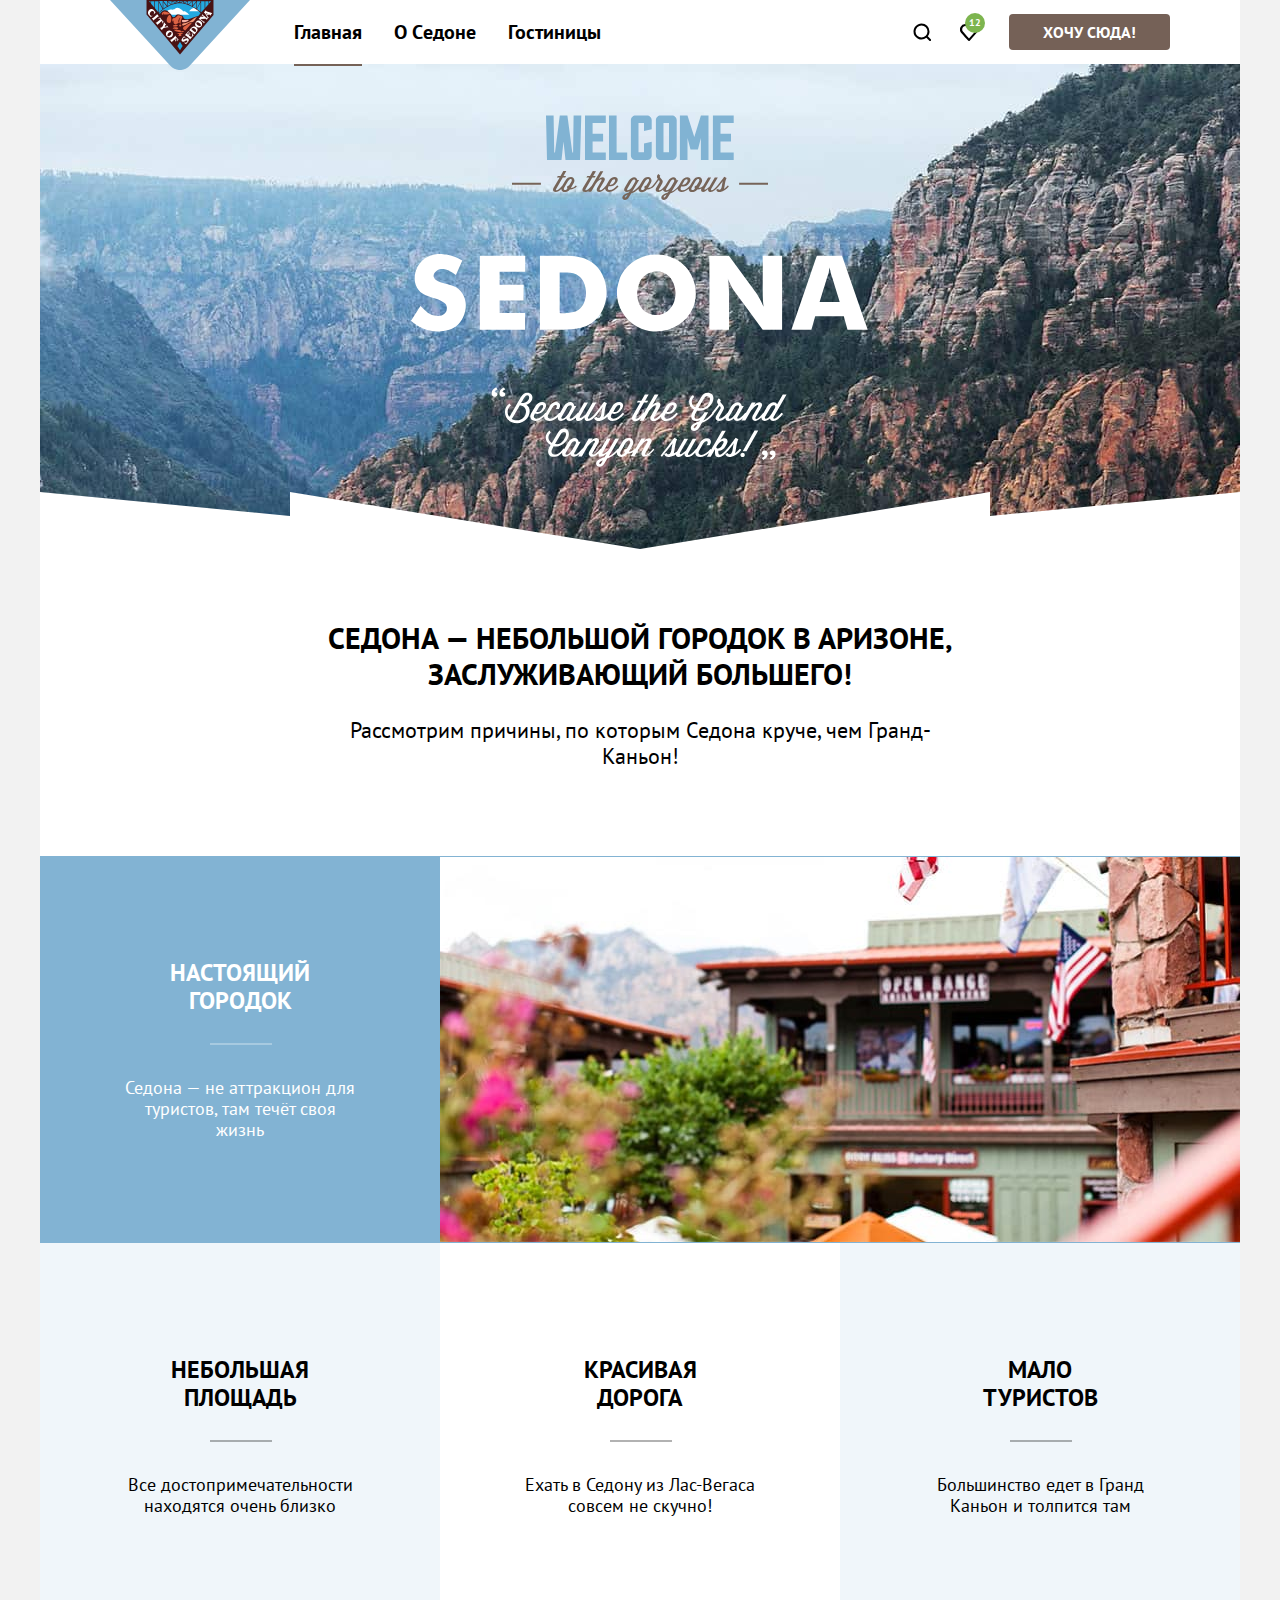
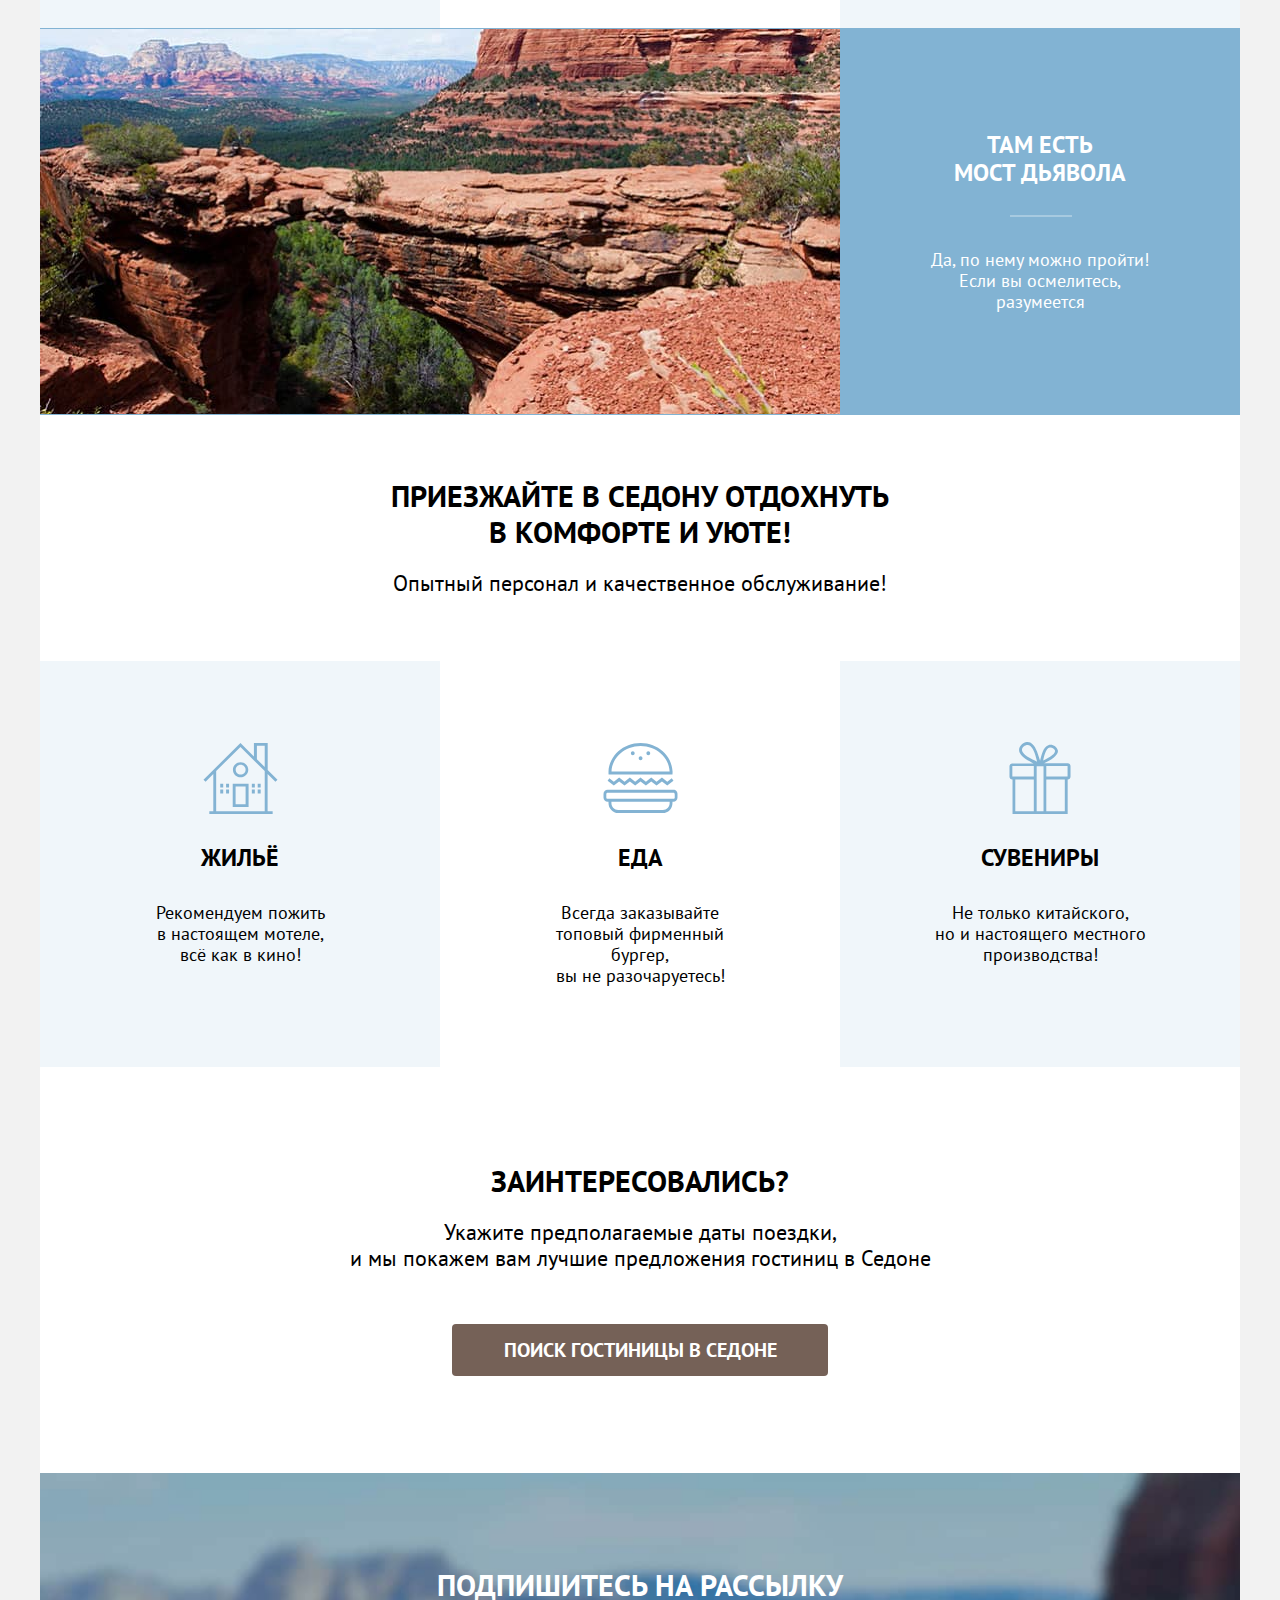
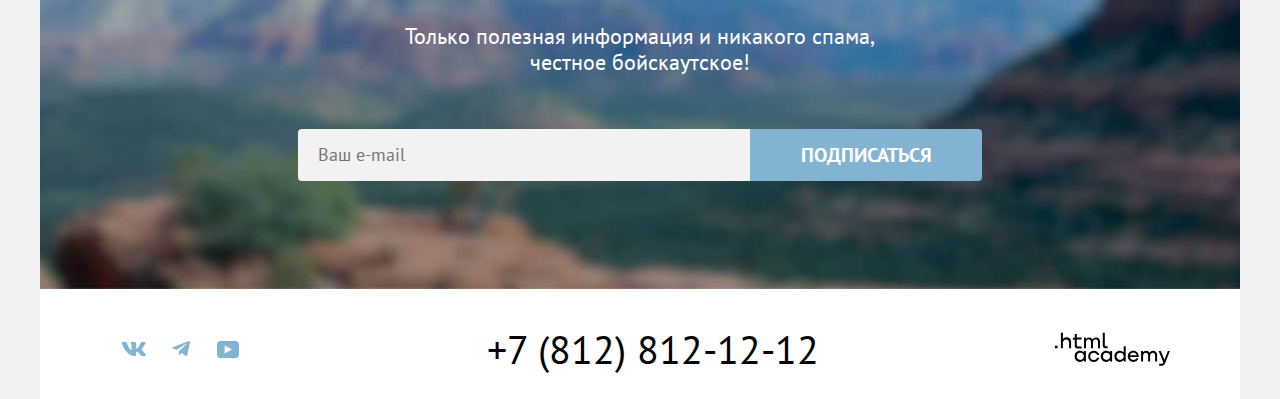
<file: index.html>
<!DOCTYPE html>
<html lang="ru">
  <head>
    <meta charset="utf-8">
    <title>HTML Academy: Седона</title>
    <link rel="icon" type="image/png" sizes="32x32" href="images/favicon.png">
    <link rel="stylesheet" href="styles/styles.css">
  </head>
  <body>
    <div class="page-container">
      <header class="page-header" data-test="header">
        <nav class="navigation">
          <a href="index.html">
            <img class="logo" src="images/logo-sedona.svg" width="140" height="70" alt="Логотип сайта города Седона"></a>
          <ul class="navigation-list">
            <li class="navigation-item nav-active">
              <a class="navigation-link " href="index.html">Главная</a>
            </li>
            <li class="navigation-item">
              <a class="navigation-link" href="#">О Cедоне</a>
            </li>
            <li class="navigation-item">
              <a class="navigation-link" href="catalog.html">Гостиницы</a>
            </li>
          </ul>
          <ul class="navigation-list navigation-user">
            <li class="navigation-item">
              <a class="navigation-link navigation-search" href="#">
                <svg class="search-icon" xmlns="http://www.w3.org/2000/svg" width="18" height="18" fill="currentColor" viewBox="0 0 18 18">
                  <path d="m18.5 17-3.7-3.67c1-1.3 1.7-2.98 1.7-4.87A8 8 0 0 0 8.5.5C4.1.5.5 4.18.5 8.56a8 8 0 0 0 12.9 6.26l3.7 3.68 1.4-1.5Zm-10-2.48a6 6 0 0 1-6-5.96 6 6 0 0 1 12 0 6 6 0 0 1-6 5.96Z"/></svg>
                <span class="visually-hidden">Поиск</span>
              </a>
            </li>
            <li class="navigation-item">
              <a class="navigation-link navigation-heart" href="#">
                <svg class="heart-icon" xmlns="http://www.w3.org/2000/svg" width="18" height="17" fill="currentColor" viewBox="0 0 18 17">
                  <path d="M8.9 17a.9.9 0 0 1-.8-.4c-5.4-6.1-6.7-7.5-7-7.9A5.4 5.4 0 0 1 5.5 0C6.8 0 8 .5 9 1.3a5.46 5.46 0 0 1 9 4.1c0 1.3-.5 2.5-1.3 3.4l-7 7.9c-.2.2-.4.3-.8.3Zm-6-9.5c.3.4 3.5 4 6.1 6.9l6.2-7c.5-.5.7-1.2.7-2 0-1.8-1.5-3.3-3.3-3.3-1 0-2 .5-2.7 1.3-.3.3-.6.4-.9.4-.3 0-.6-.2-.8-.4-.7-.8-1.7-1.3-2.7-1.3-1.8 0-3.3 1.5-3.3 3.3-.1.9.3 1.6.7 2.1-.1 0-.1 0 0 0Z"/></svg>
                <span class="visually-hidden">Добавить в избранное</span>
                <span class="favourites">12</span>
              </a>
            </li>
            <li class="navigation-item">
              <a class="button-want" href="#">Хочу сюда!</a>
            </li>
          </ul>
        </nav>
      </header>
      <main class="main-container main-index" data-test="main">
        <section class="hero" data-test="hero">
         <h1 class="visually-hidden">
            Добро пожаловать в великолепный Седона, потому что большой каньон не лучше!
          </h1>
          <img class="hero-welcome" src="images/hero-welcome.svg" width="458" height="352" alt="Добро пожаловать в великолепный Седона">
        </section>
          <section class="advantages" data-test="advantages">
            <div class="causes-title">
              <h2 class="title-advantages">Седона — небольшой городок в Аризоне, заслуживающий большего!</h2>
              <p class="description">Рассмотрим причины, по которым Седона круче, чем Гранд-Каньон!</p>
            </div>
             <ul class="advantages-list">
              <li class="advantages-item inverted">
                <div class="item-wrapper">
                  <h2 class="advantages-title delimiter-inverted">
                    Настоящий городок
                  </h2>
                  <p class="advantages-description">
                    Седона — не аттракцион для туристов, там течёт своя жизнь
                  </p>
                </div>
                <img class="advantages-background" src="images/advantages-hotels.jpg" alt="Дома с флагом США и деревьями во дворе ">
              </li>
              <li class="advantages-item light-background">
                <h2 class="advantages-title delimiter-light-background">
                  Небольшая площадь
                </h2>
                <p class="advantages-description">
                  Все достопримечательности находятся очень близко
                </p>
              </li>
              <li class="advantages-item middle-background">
                <h2 class="advantages-title delimiter-middle-background">
                  Красивая дорога
                </h2>
                <p class="advantages-description">
                  Ехать в Седону из Лас-Вегаса совсем не скучно!
                </p>
              </li>
              <li class="advantages-item light-background">
                <h2 class="advantages-title delimiter-light-background">
                  Мало туристов
                </h2>
                <p class="advantages-description">
                  Большинство едет в Гранд Каньон и толпится там
                </p>
              </li>
              <li class="advantages-item inverted">
                <img class="advantages-background" src="images/advantages-mountains.jpg" alt="Просторы каньона">
                <div class="item-wrapper">
                  <h2 class="advantages-title delimiter-inverted">
                    Там есть<br>мост дьявола
                  </h2>
                  <p class="advantages-description">
                    Да, по нему можно пройти! Если вы осмелитесь, разумеется
                  </p>
                </div>
              </li>
          </ul>
          </section>
          <section class="services" data-test="service">
            <div class="title-services">
              <h2 class="title">Приезжайте в Седону отдохнуть в комфорте и уюте!</h2>
              <p class="description">Опытный персонал и качественное обслуживание!</p>
            </div>
            <ul class="services-list">
              <li class="services-item light-background-services">
                <span class="services-icon-home"></span>
                <span class="visually-hidden">Картинка с нарисованным домиком</span>
                <h2 class="services-title">
                  Жильё
                </h2>
                <p class="services-description">
                  Рекомендуем пожить<br> в настоящем мотеле,<br>  всё как в кино!
                </p>
              </li>
              <li class="services-item">
                <span class="services-icon-food"></span>
                <span class="visually-hidden">Картинка с нарисованным бургером</span>
                <h2 class="services-title">
                  Еда
                </h2>
                <p class="services-description">
                  Всегда заказывайте<br> топовый фирменный бургер,<br> вы не разочаруетесь!
                </p>
              </li>
              <li class="services-item light-background-services">
                <span class="services-icon-souvenir"></span>
                <span class="visually-hidden">Картинка с нарисованным подарком</span>
                <h2 class="services-title">
                  Сувениры
                </h2>
                <p class="services-description">
                  Не только китайского,<br> но и настоящего местного<br> производства!
                </p>
              </li>
            </ul>
          </section>
          <section class="hotel-search" data-test="search">
              <h2 class="title">Заинтересовались?</h2>
              <p class="search-description">
                Укажите предполагаемые даты поездки,<br> и мы покажем вам лучшие предложения гостиниц в Седоне
              </p>
              <a class="search-button" href="#">ПОИСК ГОСТИНИЦЫ В СЕДОНЕ</a>
           </section>
          <section class="subscription-background" data-test="subscribe">
            <h2 class="title light">Подпишитесь на рассылку</h2>
            <p class="subscription-description">
              Только полезная информация и никакого спама,<br> честное бойскаутское!
            </p>
            <form class="subscription-form" action="https://echo.htmlacademy.ru/" method="post">
                  <input class="field-email" type="email" name="subscription-mailto" placeholder="Ваш e-mail">
                  <button class="subscription-button" type="submit">ПОДПИСАТЬСЯ</button>
            </form>
          </section>
      </main>
      <footer class="page-footer" data-test="footer">
        <ul class="social-list">
          <li class="social-list-item">
            <a class="vk" href="https://vk.com/htmlacademy/">
              <svg aria-hidden="true" xmlns="http://www.w3.org/2000/svg" width="24" height="14" fill="currentColor" viewBox="0 0 24 14">
                <path fill-rule="evenodd" d="M23.45.95c.17-.55 0-.95-.8-.95h-2.62c-.67 0-.98.35-1.14.73 0 0-1.34 3.2-3.23 5.27-.61.6-.89.8-1.22.8-.17 0-.42-.2-.42-.74V.95c0-.66-.18-.95-.74-.95H9.15c-.42 0-.67.3-.67.6 0 .61.95.76 1.05 2.5v3.8c0 .84-.16.99-.5.99-.88 0-3.05-3.21-4.33-6.89-.25-.71-.5-1-1.17-1H.9C.15 0 0 .35 0 .73c0 .68.89 4.07 4.14 8.55C6.32 12.34 9.38 14 12.15 14c1.67 0 1.88-.37 1.88-1v-2.32c0-.73.16-.88.69-.88.38 0 1.05.2 2.61 1.67C19.11 13.22 19.4 14 20.41 14h2.62c.75 0 1.13-.37.91-1.1-.24-.72-1.09-1.77-2.21-3.02-.62-.7-1.54-1.47-1.81-1.86-.4-.49-.28-.7 0-1.14 0 0 3.2-4.43 3.53-5.93Z" clip-rule="evenodd"/>
              </svg>
              <span class="visually-hidden">Переход на социальную сеть вконтакте.</span>
            </a>
          </li>
          <li class="social-list-item">
            <a class="telegram" href="https://t.me/htmlacademy/">
              <svg aria-hidden="true" xmlns="http://www.w3.org/2000/svg" width="18" height="16" fill="currentColor" viewBox="0 0 18 16">
                <path id="telegram" d="M16.79.1.84 6.25c-1.09.43-1.08 1.04-.2 1.31l4.1 1.28 9.47-5.98c.44-.27.85-.12.52.18L7.05 9.96l-.28 4.22c.41 0 .6-.19.83-.41l1.99-1.93 4.13 3.05c.77.42 1.31.2 1.5-.7l2.72-12.8c.28-1.12-.43-1.62-1.16-1.3Z"/>
              </svg>
              <span class="visually-hidden">Переход в мессенджер телеграмм.</span>
           </a>
          </li>
          <li class="social-list-item">
            <a class="youtube" href="https://www.youtube.com/user/htmlacademyru">
              <svg aria-hidden="true" xmlns="http://www.w3.org/2000/svg" width="22" height="17" fill="currentColor" viewBox="0 0 22 17">
                <path id="youtube" d="M18.6 0H3.18C1.31 0 0 1.6 0 3.4v10.1C0 15.4 1.31 17 3.17 17h15.66c1.64 0 3.17-1.6 3.17-3.4V3.4C21.78 1.6 20.47 0 18.6 0ZM7.67 12.54V4.46L15 8.5l-7.33 4.04Z"/>
              </svg>
              <span class="visually-hidden">Переход на видеохостинг ютуб.</span>
            </a>
          </li>
        </ul>
            <span class="phone">
              <a class="phone" href="tel:+78128121212">+7 (812) 812-12-12</a>
            </span>
            <a class="copyright" href="https://htmlacademy.ru/">
              <svg aria-hidden="true" class="copyright-icon" xmlns="http://www.w3.org/2000/svg" width="115" height="34" fill="currentColor" viewBox="0 0 115 34">
              <path d="M0 13.72v2.6h2.5v-2.6H0ZM11.6 5.32c-1.6 0-2.8.7-3.6 1.7h-.1V.82h-2v15.5h2v-5.3c0-2.1 1.3-3.6 3.3-3.6 1.8 0 2.9 1.4 2.9 3.2v5.7h2v-6.1c.1-3-1.8-4.9-4.5-4.9ZM26.6 5.62h-4.8v-3.7h-2v3.8h-1.9v2h1.9v6c0 1.7 1 2.7 2.7 2.7h4.1v-2h-3.7c-.7 0-1.1-.4-1.1-1.1v-5.7h4.8v-2ZM41.1 5.42c-1.6 0-2.9.8-3.5 2.1h-.1c-.6-1.2-1.8-2.1-3.4-2.1-1.4 0-2.5.8-3.1 1.8h-.1v-1.6H29v10.6h2v-5.4c0-2 1-3.5 2.6-3.5 1.5 0 2.4 1 2.4 2.6v6.3h2v-5.6c0-2.4 1.4-3.3 2.6-3.3 1.5 0 2.4 1 2.4 2.6v6.3h2v-6.5c.1-2.5-1.4-4.3-3.9-4.3ZM47.8 13.52c0 1.7 1 2.7 2.8 2.7h2v-2h-1.7c-.7 0-1.1-.4-1.1-1.1V.82h-2v12.7ZM28.9 20.52c-.9-1.1-2.2-1.8-3.9-1.8-3.1 0-5.4 2.3-5.4 5.6s2.3 5.6 5.4 5.6c1.8 0 3-.8 3.8-1.9h.1v1.6h2v-10.6h-2v1.5Zm-3.6 7.4c-2.2 0-3.6-1.6-3.6-3.6s1.4-3.6 3.6-3.6 3.6 1.6 3.6 3.6c0 1.9-1.4 3.6-3.6 3.6ZM44.2 22.82c-.5-2.4-2.6-4.1-5.4-4.1a5.4 5.4 0 0 0-5.6 5.6c0 3.1 2.2 5.6 5.6 5.6 2.8 0 4.9-1.8 5.4-4.2h-2.1a3.4 3.4 0 0 1-3.3 2.3c-2.2 0-3.6-1.6-3.6-3.6s1.4-3.6 3.6-3.6c1.6 0 2.8 1 3.3 2.2h2.1v-.2ZM55.1 20.52c-.9-1.1-2.2-1.8-3.9-1.8-3.1 0-5.4 2.3-5.4 5.6s2.3 5.6 5.4 5.6c1.8 0 3-.8 3.8-1.9h.1v1.6h2v-10.6h-2v1.5Zm-3.6 7.4c-2.2 0-3.6-1.6-3.6-3.6s1.4-3.6 3.6-3.6 3.6 1.6 3.6 3.6c0 1.9-1.5 3.6-3.6 3.6ZM68.7 20.62c-.9-1.1-2.2-1.9-3.9-1.9-3.1 0-5.4 2.3-5.4 5.6s2.2 5.6 5.4 5.6c1.7 0 3-.8 3.8-1.8h.1v1.5h2v-15.4h-2v6.4Zm-3.6 7.3c-2.2 0-3.6-1.6-3.6-3.6s1.4-3.6 3.6-3.6 3.6 1.6 3.6 3.6c-.1 2-1.5 3.6-3.6 3.6ZM78.3 18.72c-3.3 0-5.5 2.5-5.5 5.6 0 3 2.1 5.6 5.5 5.6 2.5 0 4.5-1.3 5.2-3.6h-2.1c-.5 1-1.6 1.6-3 1.6-1.9 0-3.3-1.3-3.4-2.9h8.8c.2-3.6-2-6.3-5.5-6.3Zm0 1.9c1.7 0 3 1 3.3 2.6h-6.5c.3-1.5 1.5-2.6 3.2-2.6ZM98.2 18.72c-1.6 0-2.9.8-3.6 2h-.1c-.6-1.2-1.8-2-3.4-2-1.4 0-2.5.7-3.1 1.8v-1.5h-1.9v10.6h2v-5.4c0-2 1-3.4 2.6-3.5 1.5 0 2.4 1 2.4 2.6v6.3h2v-5.6c0-2.4 1.4-3.3 2.6-3.3 1.5 0 2.4 1 2.4 2.6v6.3h2v-6.5c.1-2.6-1.4-4.4-3.9-4.4ZM109.4 27.82l-3.6-8.9h-2.2l4.8 11.6c-.3.9-.7 1.2-1.7 1.2h-2.5v2h2.5c1.8 0 2.8-.8 3.5-2.6l4.7-12.2h-2.1l-3.4 8.9Z"/></svg>
              <span class="visually-hidden">Переход на сайт html-academy.</span>
            </a>
        </footer>
    </div>
    <div class="modal-container modal-container-close">
      <div class="modal modal-search">
        <button class="modal-close-button">
          <span class="visually-hidden">Закрыть</span>
        </button>
        <section class="modal-content">
          <h2 class="modal-title">ПОИСК ГОСТИНИЦЫ В СЕДОНЕ</h2>
          <form class="search-form" action="https://echo.htmlacademy.ru/" method="post">
            <span class="field-group">
              <label class="date-in" for="date-in">
                <span class="label-text">Дата Заезда:</span>
                <span class="date-icon"></span>
                <input class="search-form-field field" type="text" id="date-in" name="date-in" value="27 апреля 2020">
                <span class="visually-hidden">выберите дату заеда.</span>
                <span class="field-info error">Мы не можем отправить вас в прошлое.</span>
              </label>
            </span>
            <span class="field-group">
              <label class="date-in" for="date-out">
                <span class="label-text">Дата Выезда:</span>
                <span class="date-icon"></span>
                <input class="search-form-field field" type="text" id="date-out" name="date-out" value="1 сентября 2023">
                <span class="visually-hidden">выберите дату выезда.</span>
                <span class="field-info" >На эти даты есть свободные номера. Пока есть.</span>
              </label>
            </span>
            <div class="people-count-wrapper">
              <span class="field-group">
                <label class="adults-label" for="adults">Взрослые:</label>
              </span>
                <div class="field-people-wrapper">
                  <input class="search-form-field field-people" type="number" name="adults" id="adults" value="2">
                  <span class="visually-hidden">введите количество взрослых человек.</span>
                  <button  type="button" class="minus">
                    <svg aria-hidden="true" width="20" height="20" viewBox="0 0 20 20" fill="currentColor" xmlns="http://www.w3.org/2000/svg">
                      <path d="M3 9V11H17V9H3Z"></path>
                    </svg>
                    <span class="visually-hidden">убавить количество взрослых.</span>
                  </button>
                  <button type="button" class="plus">
                    <svg aria-hidden="true" width="20" height="20" viewBox="0 0 20 20" fill="currentColor" xmlns="http://www.w3.org/2000/svg">
                      <path d="M17 9H11V3H9V9H3V11H9V17H11V11H17V9Z"></path>
                    </svg>
                    <span class="visually-hidden">добавить количество взрослых.</span>
                  </button>
                </div>
                <span class="field-group">
                  <label class="children-label" for="children">Дети:</label>
                  <span class="tooltip">
                    <button class="tooltip-toggle" type="button" aria-labelledby="tooltip-label">
                      <svg aria-hidden="true" class="tooltip-info" width="2" height="12" viewBox="0 0 2 12" fill="none" xmlns="http://www.w3.org/2000/svg">
                        <path id="Vector" fill-rule="evenodd" clip-rule="evenodd" d="M0 0H2V2H0V0ZM2 12H0V3H2V12Z" fill="white"></path>
                      </svg>
                    </button>
                    <span class="tooltip-text" role="tooltip" id="tooltip-label">Укажите количество детей, которые будут с вами, возраст которых от 6 до 18 лет. Дети до 6 лет размещаются бесплатно.
                    </span>
                  </span>
                </span>
                <div class="field-people-wrapper">
                  <input class="search-form-field field-people" type="number" name="children" id="children" value="2">
                  <span class="visually-hidden">введите количество детей.</span>
                  <button type="button" class="minus">
                    <svg aria-hidden="true" width="20" height="20" viewBox="0 0 20 20" fill="currentColor" xmlns="http://www.w3.org/2000/svg">
                      <path d="M3 9V11H17V9H3Z"></path>
                    </svg>
                    <span class="visually-hidden">убавить количество детей.</span>
                  </button>
                  <button type="button" class="plus">
                    <svg aria-hidden="true" width="20" height="20" viewBox="0 0 20 20" fill="currentColor" xmlns="http://www.w3.org/2000/svg">
                      <path d="M17 9H11V3H9V9H3V11H9V17H11V11H17V9Z"></path>
                    </svg>
                    <span class="visually-hidden">добавить количество детей.</span>
                  </button>
                </div>
            </div>
            <button type="button" class="button-modal-search">найти</button>
          </form>
        </section>
      </div>
    </div>
  </body>
      </html>
</file>
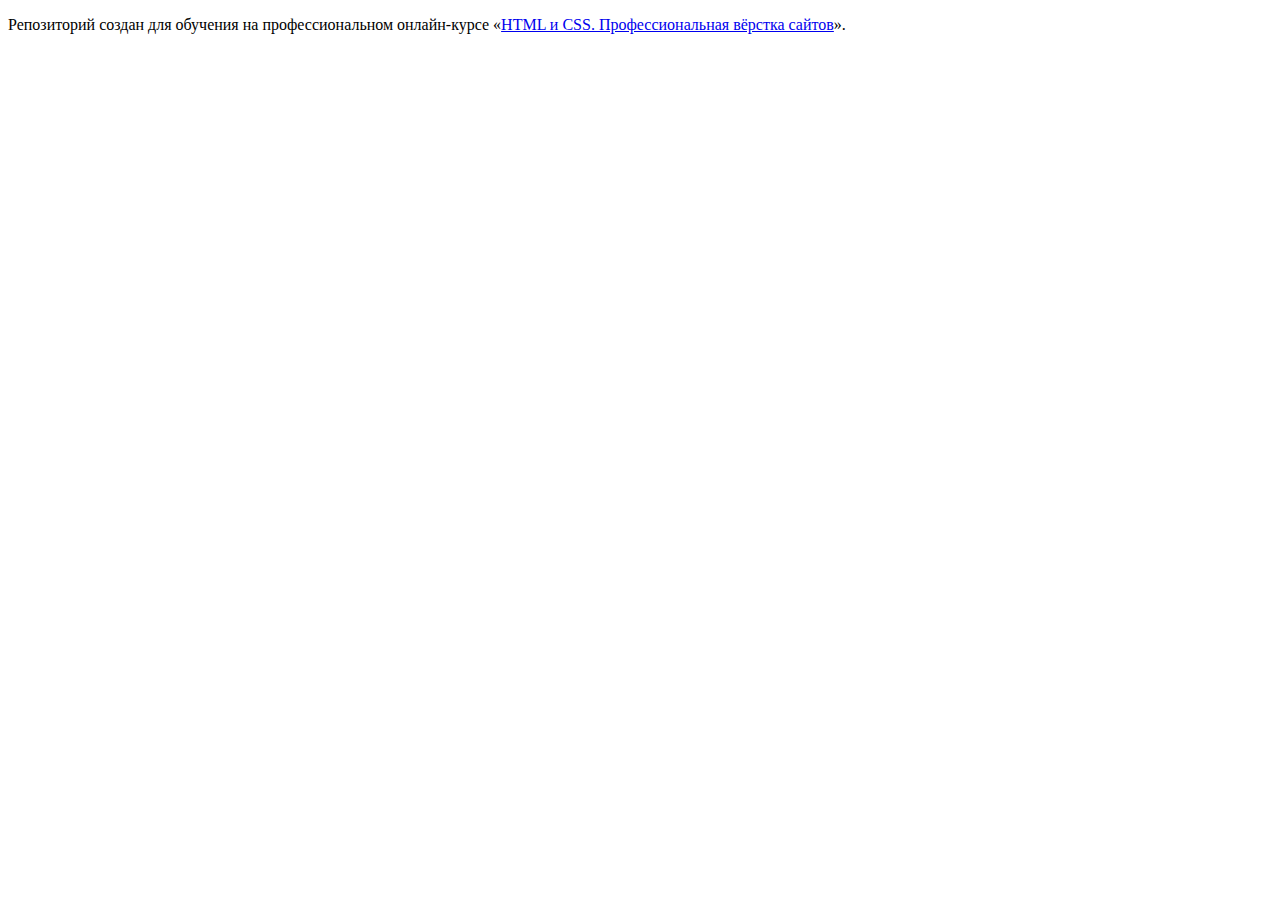
<file: 1/index.html>
<!DOCTYPE html>
<html lang="ru">
  <head>
    <meta charset="utf-8">
    <title>HTML Academy: Седона</title>
    <base href="https://htmlacademy-htmlcss.github.io/1353497-sedona-37/1/">
</head>
  <body>

    <p>Репозиторий создан для обучения на профессиональном онлайн‑курсе «<a href="https://htmlacademy.ru/intensive/htmlcss">HTML и CSS. Профессиональная вёрстка сайтов</a>».</p>

  </body>
</html>
</file>
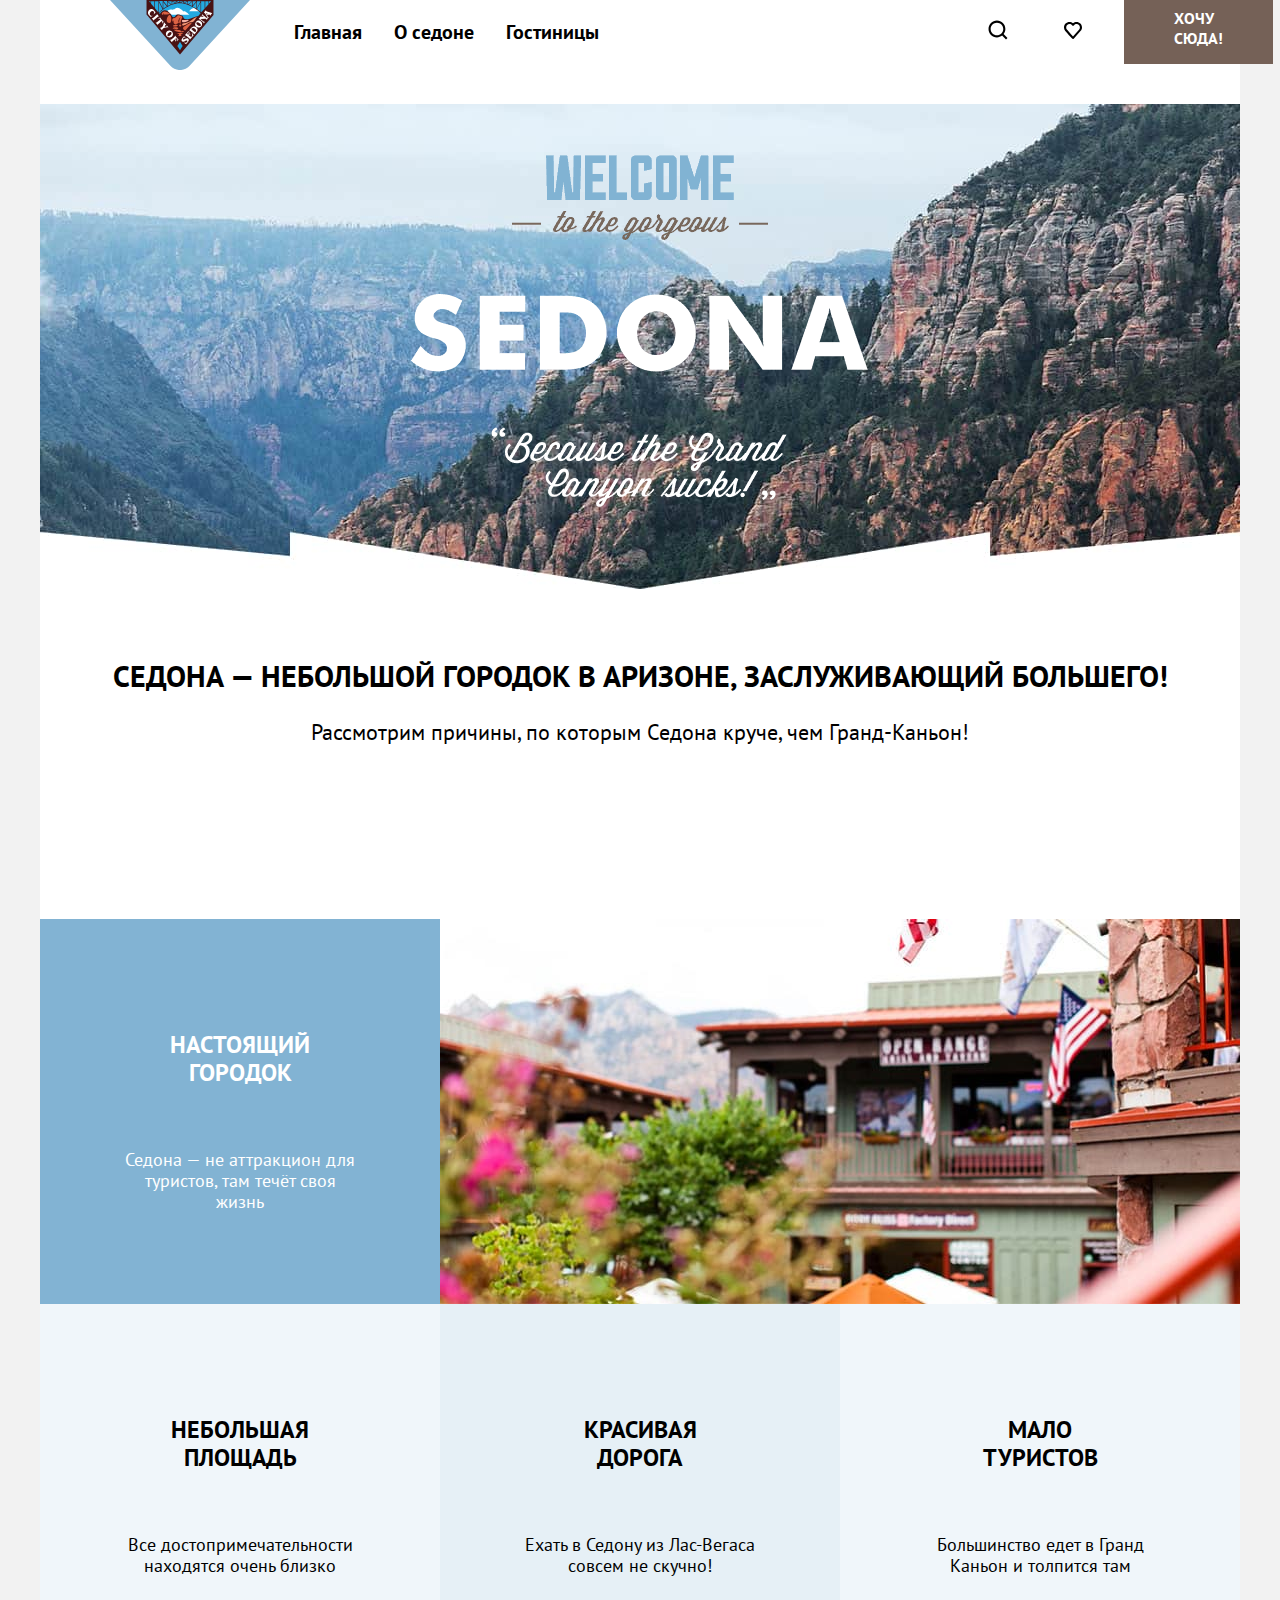
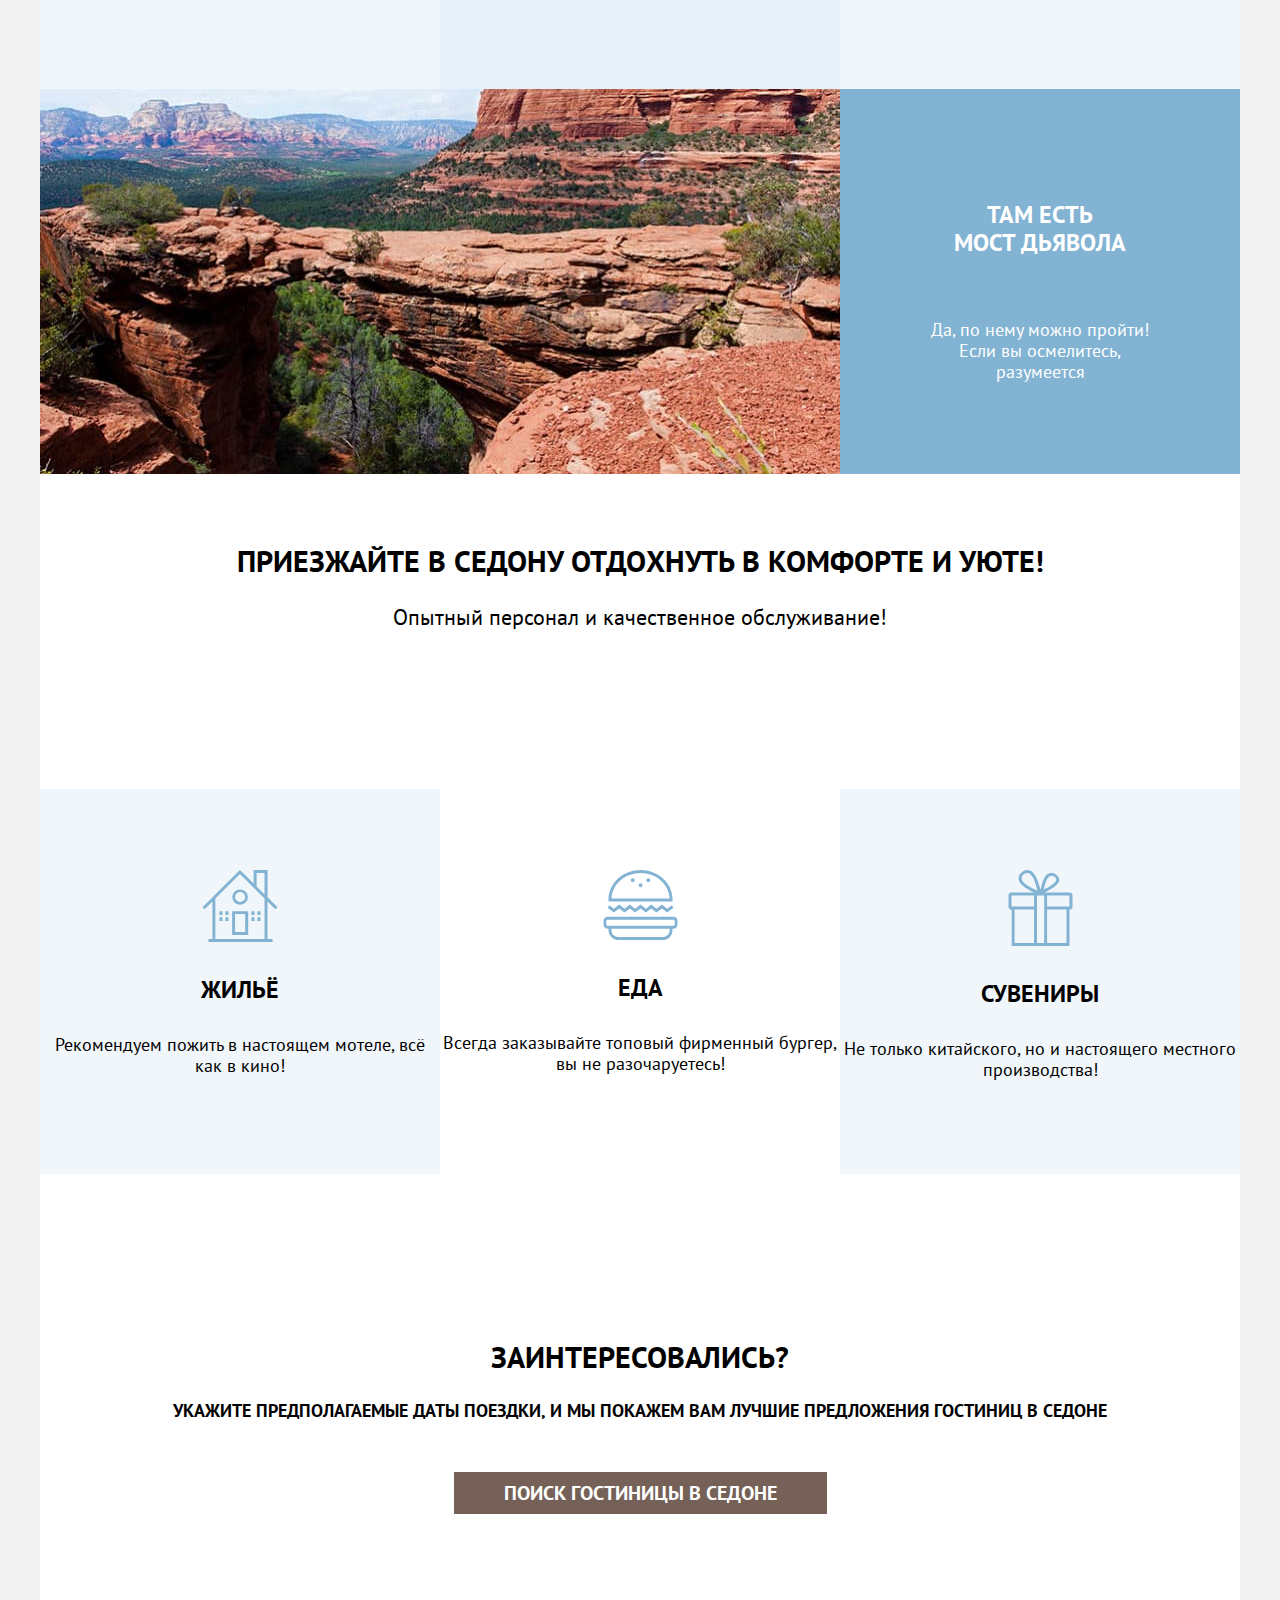
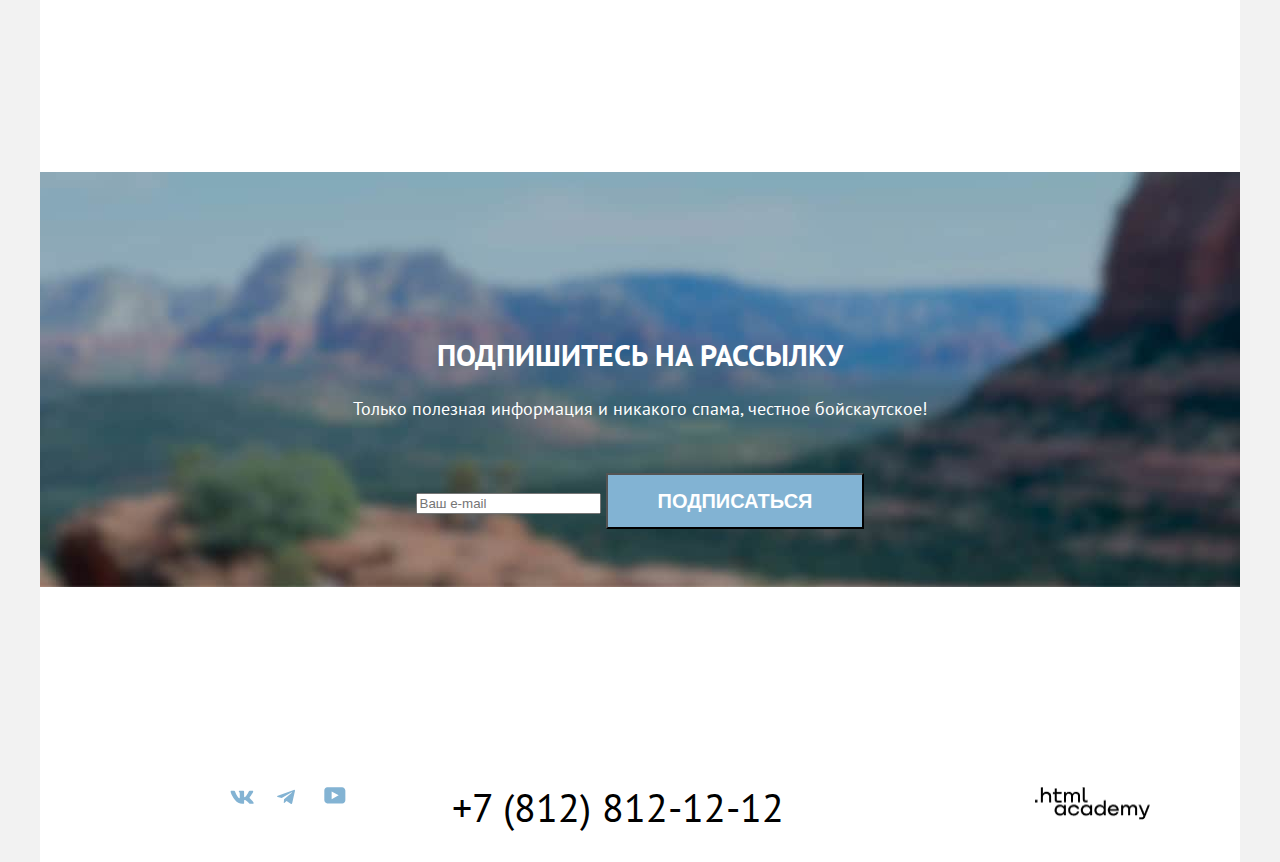
<file: 6/index.html>
<!DOCTYPE html>
<html lang="ru">
  <head>
    <meta charset="utf-8">
    <title>HTML Academy: Седона</title>
    <link rel="stylesheet" href="styles/styles.css">
    <base href="https://htmlacademy-htmlcss.github.io/1353497-sedona-37/6/">
</head>
  <body>
    <div class="page-container">
      <header class="page-header">
        <div class="logo"><a href="index.html">
          <img src="images/logo-sedona.svg" width="140" height="70" alt="Логотип сайта города Седона"></a>
        </div>
        <nav class="navigation">
          <ul class="navigation-list">
            <li class="navigation-item">
              <a class="navigation-link" href="#">Главная</a>
            </li>
            <li class="navigation-item">
              <a class="navigation-link" href="#">О седоне</a>
            </li>
            <li class="navigation-item">
              <a class="navigation-link" href="#">Гостиницы</a>
            </li>
          </ul>
          <ul class="navigation-user">
            <li class="navigation-item">
              <a class="navigation-link" href="#"><img src="images/search.svg" width="20" height="20" alt="Поиск">
                <span class="visually-hidden">Поиск</span></a>
            </li>
            <li class="navigation-item">
              <a class="navigation-link" href="#"><img src="images/heart.svg" width="18" height="17" alt="Добавить в избранное">
                <span class="visually-hidden">Добавить в избранное</span></a>
            </li>
            <li class="navigation-item">
              <a class="navigation-link button-want" href="#">Хочу сюда!</a>
          </ul>
        </nav>
      </header>
      <main class="main-container main-index">
        <section class="hero">
         <h1 class="visually-hidden">
            Добро пожаловать в великолепный Седона, потому что большой каньон не лучше!
          </h1>
          <img class="hero-welcome" src="images/hero-welcome.png" width="458" height="352" alt="Добро пожаловать в великолепный Седона">
        </section>
          <section class="advantages">
            <div class="causes-title">
              <h2 class="title">Седона — небольшой городок в Аризоне, заслуживающий большего!</h2>
              <p class="description">Рассмотрим причины, по которым Седона круче, чем Гранд-Каньон!</p>
            </div>
             <ul class="advantages-list">
              <li class="advantages-item inverted">
                <h2 class="advantages-title">
                  Настоящий городок
                </h2>
                <p class="advantages-description">
                  Седона — не аттракцион для туристов, там течёт своя жизнь
                </p>
              </li>
              <div>
                <img class="advantages-background" src="images/advantages-hotels.jpg" alt="Дома с флагом США и деревьями во дворе ">
              </div>
              <li class="advantages-item light-background">
                <h2 class="advantages-title">
                  Небольшая площадь
                </h2>
                <p class="advantages-description">
                  Все достопримечательности находятся очень близко
                </p>
              </li>
              <li class="advantages-item middle-background">
                <h2 class="advantages-title">
                  Красивая дорога
                </h2>
                <p class="advantages-description">
                  Ехать в Седону из Лас-Вегаса совсем не скучно!
                </p>
              </li>
              <li class="advantages-item light-background">
                <h2 class="advantages-title">
                  Мало туристов
                </h2>
                <p class="advantages-description">
                  Большинство едет в Гранд Каньон и толпится там
                </p>
              </li>
              <div>
                <img class="advantages-background" src="images/advantages-mountains.jpg" alt="Просторы каньона">
              </div>
              <li class="advantages-item inverted">
                <h2 class="advantages-title">
                  Там есть<br>мост дьявола
                </h2>
                <p class="advantages-description">
                  Да, по нему можно пройти! Если вы осмелитесь, разумеется
                </p>
              </li>
          </ul>
          </section>
          <section class="services">
            <div class="title-services">
              <h2 class="title">Приезжайте в Седону отдохнуть в комфорте и уюте!</h2>
              <p class="description">Опытный персонал и качественное обслуживание!</p>
            </div>
            <ul class="services-list">
              <li class="services-item light-background ">
                <img class="services-icon" src="images/home-icon.svg" alt="Домик">
                <h2 class="services-title">
                  Жильё
                </h2>
                <p class="services-description">
                  Рекомендуем пожить в настоящем мотеле,  всё как в кино!
                </p>
              </li>
              <li class="services-item">
                <img class="services-icon" src="images/food-icon.svg" alt="Бургер">
                <h2 class="services-title">
                  Еда
                </h2>
                <p class="services-description">
                  Всегда заказывайте топовый фирменный бургер, вы не разочаруетесь!
                </p>
              </li>
              <li class="services-item light-background ">
                <img class="services-icon" src="images/souvenir-icon.svg" alt="Подарочная коробка">
                <h2 class="services-title">
                  Сувениры
                </h2>
                <p class="services-description">
                  Не только китайского, но и настоящего местного производства!
                </p>
              </li>
            </ul>
          </section>
          <section class="hotel-search">
            <div class="search-title">
              <h2 class="title">Заинтересовались?</h2>
              <p class="search-description">
                Укажите предполагаемые даты поездки, и мы покажем вам лучшие предложения гостиниц в Седоне
              </p>
              <a class="search-button" href="">ПОИСК ГОСТИНИЦЫ В СЕДОНЕ</a>
            </div>
           </section>
          <section class="subscription-background">
            <h2 class="title light">Подпишитесь на рассылку</h2>
            <p class="subscription-description">
              Только полезная информация и никакого спама, честное бойскаутское!
            </p>
            <form class="subscription-form" action="https://echo.htmlacademy.ru/" method="post">
                <input type="email" name="subscription-mailto" placeholder="Ваш e-mail">
                <button class="subscription-button" type="submit">ПОДПИСАТЬСЯ</button>
            </form>
          </section>
      </main>
      <footer class="page-footer">
            <ul class="social-list">
              <li class="social-list-item">
                <a class="button" href="https://vk.com/htmlacademy.ru/">
                  <span class="visually-hidden">Вконтакте</span>
                <a class="vk" href="https://vk.com/htmlacademy.ru/">
                  <img src="images/vkontakte.svg" width="24" height="14" alt="Вконтакте">
                </a>
              </li>
              <li class="social-list-item">
                <a class="button" href="https://t.me/htmlacademy.ru/">
                  <span class="visually-hidden">Телеграмм</span>
                </a>
                <a class="telegram" href="https://t.me/htmlacademy.ru/">
                  <img src="images/telegram.svg" width="18" height="15" alt="Телеграмм">
               </a>
              </li>
              <li class="social-list-item">
                <a class="button" href="https://www.youtube.com/user/htmlacademyru">
                  <span class="visually-hidden">Ютуб</span>
                <a class="youtube" href="https://www.youtube.com/user/htmlacademy.ru">
                  <img src="images/youtube.svg" width="22" height="17" alt="Ютуб">
                </a>
              </li>
            </ul>
            <span class="phone">
              <a class="phone" href="tel:+78128121212">+7 (812) 812-12-12</a>
            </span>
            <div class="logo"><a class="copyright" href="https://htmlacademy.ru/">
              <img src="images/logo-html-academy.png" width="115" height="33" alt="Логотип сайта html академии"></a>
            </div>
          </footer>
    </div>
  </body>
      </html>
</file>
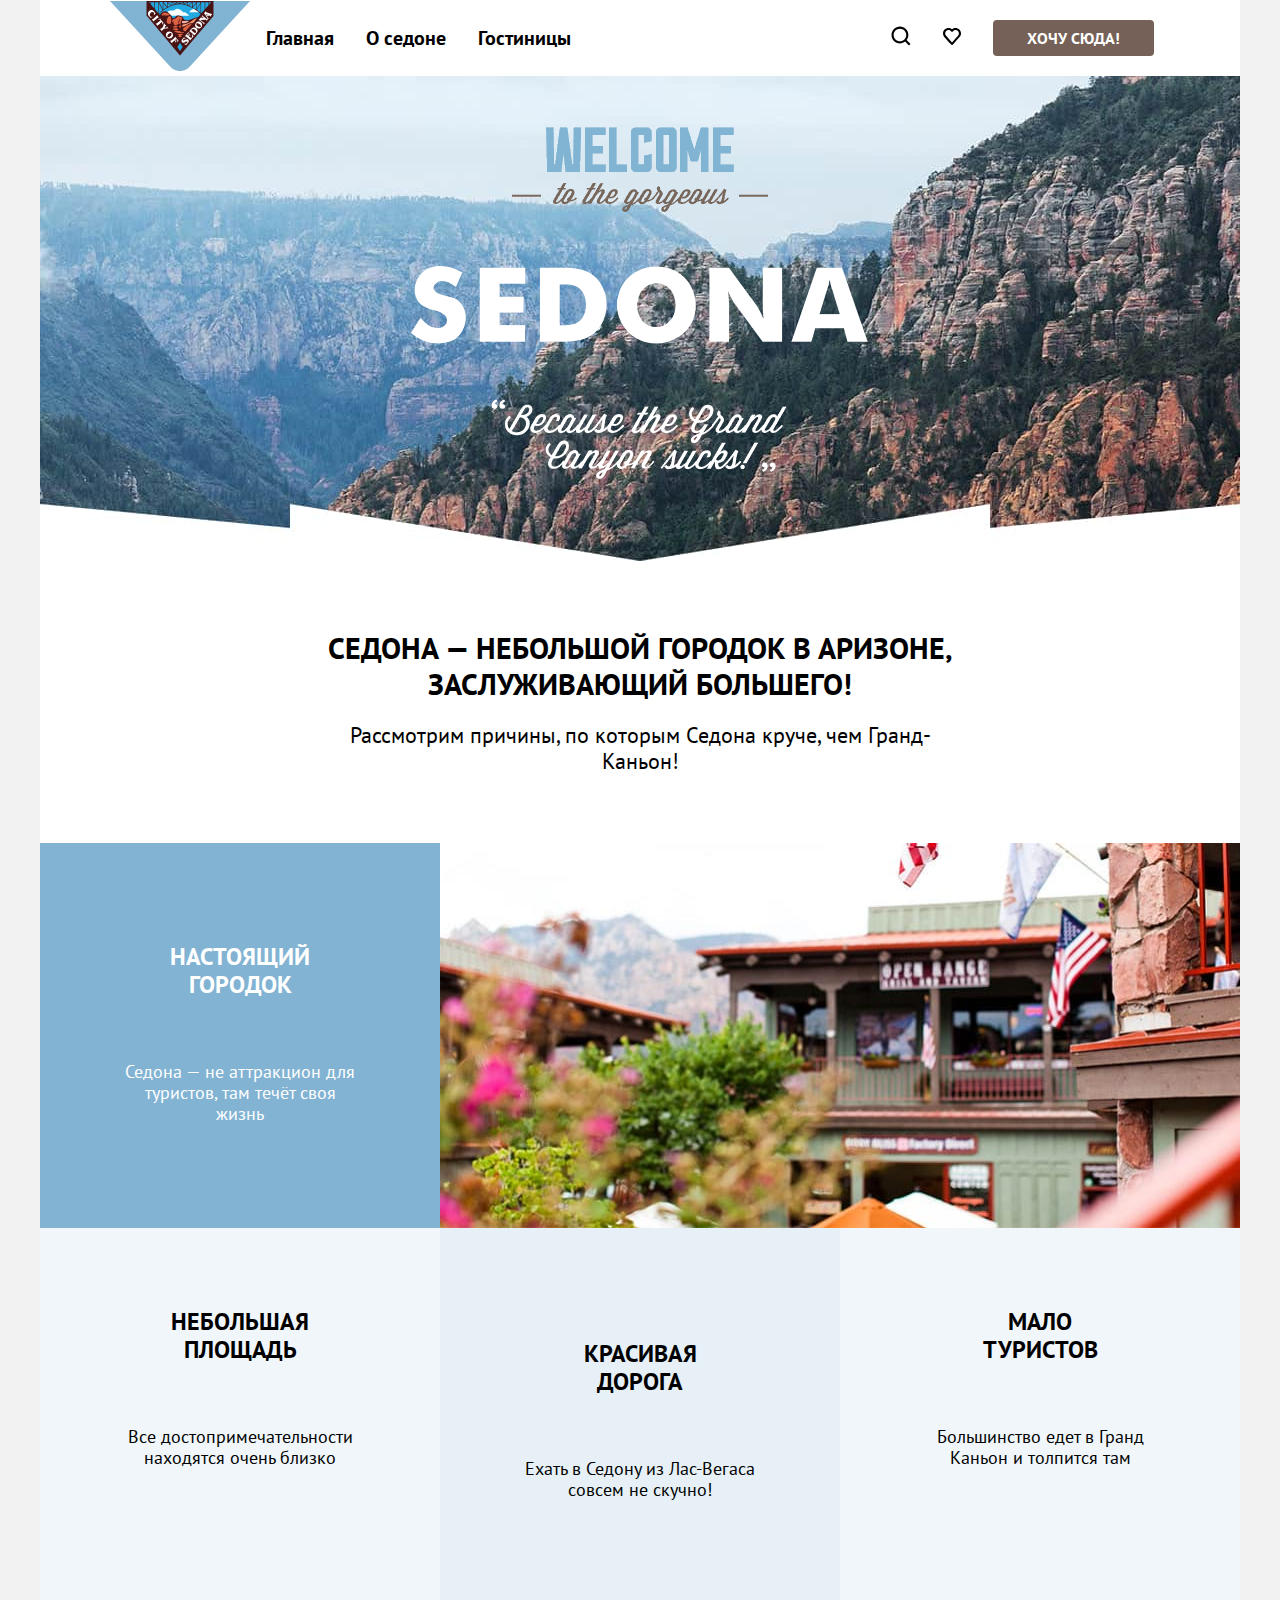
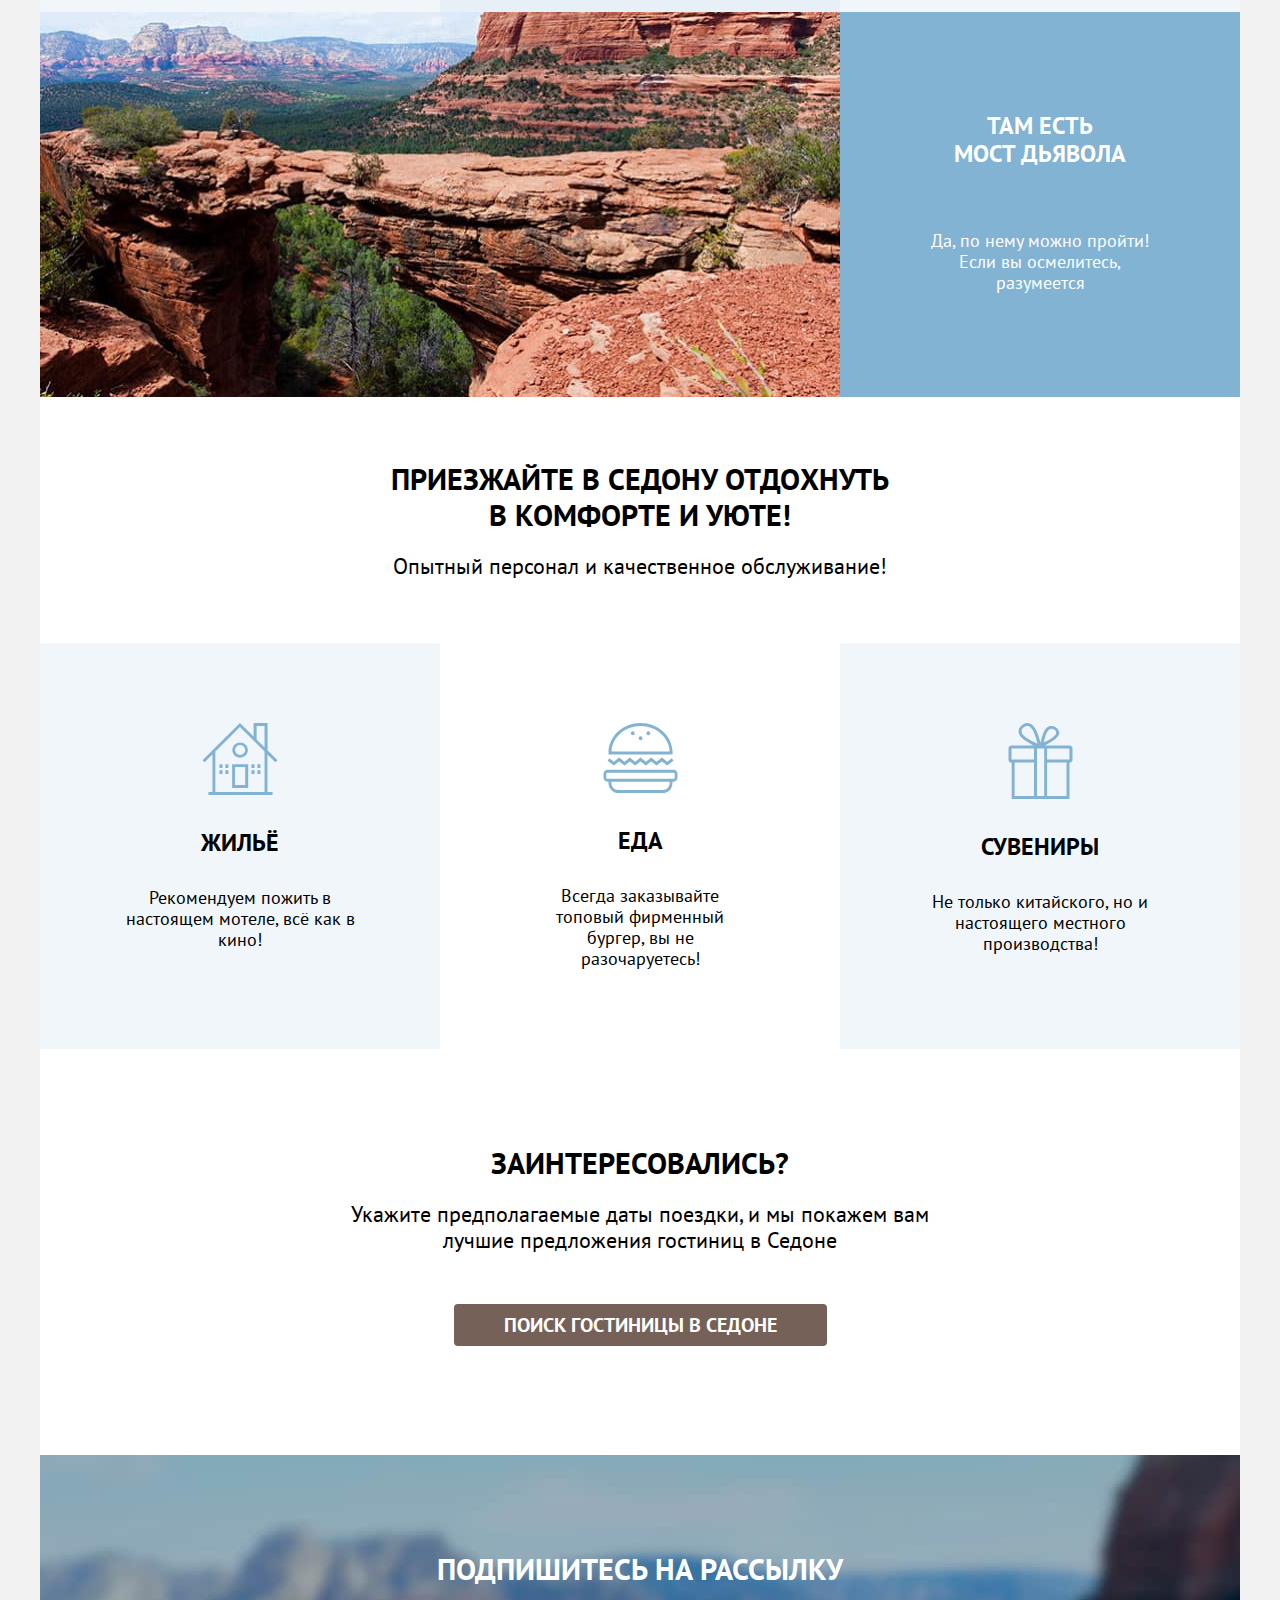
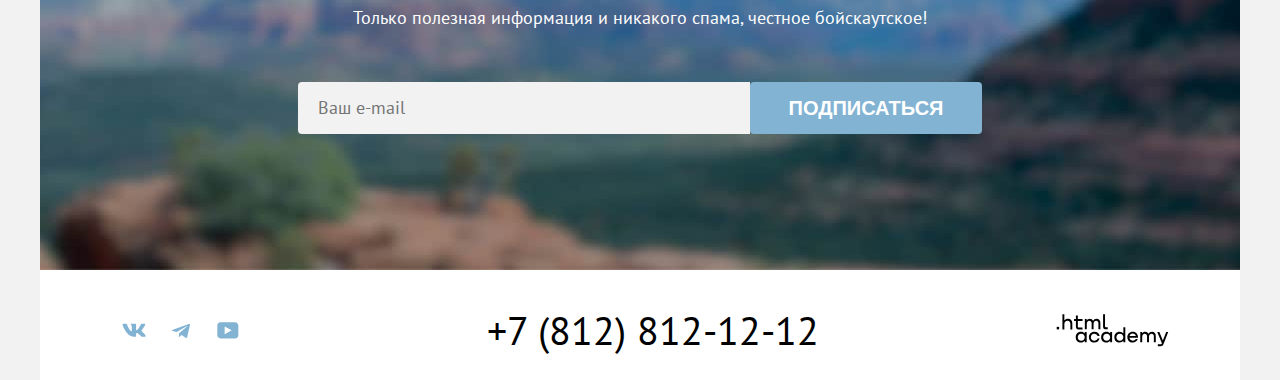
<file: 7/index.html>
<!DOCTYPE html>
<html lang="ru">
  <head>
    <meta charset="utf-8">
    <title>HTML Academy: Седона</title>
    <link rel="stylesheet" href="styles/styles.css">
    <base href="https://htmlacademy-htmlcss.github.io/1353497-sedona-37/7/">
</head>
  <body>
    <div class="page-container">
      <header class="page-header">
        <nav class="navigation">
          <ul class="navigation-list">
            <li class="navigation-item">
              <a href="index.html" class="logo">
                <img src="images/logo-sedona.svg" width="140" height="70" alt="Логотип сайта города Седона"></a>
            </li>
            <li class="navigation-item">
              <a class="navigation-link" href="index.html">Главная</a>
            </li>
            <li class="navigation-item">
              <a class="navigation-link" href="#">О седоне</a>
            </li>
            <li class="navigation-item">
              <a class="navigation-link" href="catalog.html">Гостиницы</a>
            </li>
          </ul>
          <ul class="navigation-list navigation-user">
            <li class="navigation-link">
              <a class="search" href="#"><img src="images/search.svg" width="20" height="20" alt="Поиск"></a>
            </li>
            <li class="navigation-link">
              <a class="heart" href="#"><img src="images/heart.svg" width="18" height="17" alt="Добавить в избранное"></a>
            </li>
            <li class="navigation-link">
              <a class="button-want" href="#">Хочу сюда!</a>
            </li>
          </ul>
        </nav>
      </header>
      <main class="main-container main-index">
        <section class="hero">
         <h1 class="visually-hidden">
            Добро пожаловать в великолепный Седона, потому что большой каньон не лучше!
          </h1>
          <img class="hero-welcome" src="images/hero-welcome.png" width="458" height="352" alt="Добро пожаловать в великолепный Седона">
        </section>
          <section class="advantages">
            <div class="causes-title">
              <h2 class="title">Седона — небольшой городок в Аризоне, заслуживающий большего!</h2>
              <p class="description">Рассмотрим причины, по которым Седона круче, чем Гранд-Каньон!</p>
            </div>
             <ul class="advantages-list">
              <li class="advantages-item inverted">
                <div class="item-wrapper">
                  <h2 class="advantages-title">
                    Настоящий городок
                  </h2>
                  <p class="advantages-description">
                    Седона — не аттракцион для туристов, там течёт своя жизнь
                  </p>
                </div>
                <img class="advantages-background" src="images/advantages-hotels.jpg" alt="Дома с флагом США и деревьями во дворе ">
              </li>
              <li class="advantages-item light-background">
                <h2 class="advantages-title">
                  Небольшая площадь
                </h2>
                <p class="advantages-description">
                  Все достопримечательности находятся очень близко
                </p>
              </li>
              <li class="advantages-item middle-background">
                <h2 class="advantages-title">
                  Красивая дорога
                </h2>
                <p class="advantages-description">
                  Ехать в Седону из Лас-Вегаса совсем не скучно!
                </p>
              </li>
              <li class="advantages-item light-background">
                <h2 class="advantages-title">
                  Мало туристов
                </h2>
                <p class="advantages-description">
                  Большинство едет в Гранд Каньон и толпится там
                </p>
              </li>
              <li class="advantages-item inverted">
                <img class="advantages-background" src="images/advantages-mountains.jpg" alt="Просторы каньона">
                <div class="item-wrapper">
                  <h2 class="advantages-title">
                    Там есть<br>мост дьявола
                  </h2>
                  <p class="advantages-description">
                    Да, по нему можно пройти! Если вы осмелитесь, разумеется
                  </p>
                </div>
              </li>
          </ul>
          </section>
          <section class="services">
            <div class="title-services">
              <h2 class="title">Приезжайте в Седону отдохнуть в комфорте и уюте!</h2>
              <p class="description">Опытный персонал и качественное обслуживание!</p>
            </div>
            <ul class="services-list">
              <li class="services-item light-background ">
                <img class="services-icon" src="images/home-icon.svg" alt="Домик">
                <h2 class="services-title">
                  Жильё
                </h2>
                <p class="services-description">
                  Рекомендуем пожить в настоящем мотеле,  всё как в кино!
                </p>
              </li>
              <li class="services-item">
                <img class="services-icon" src="images/food-icon.svg" alt="Бургер">
                <h2 class="services-title">
                  Еда
                </h2>
                <p class="services-description">
                  Всегда заказывайте топовый фирменный бургер, вы не разочаруетесь!
                </p>
              </li>
              <li class="services-item light-background ">
                <img class="services-icon" src="images/souvenir-icon.svg" alt="Подарочная коробка">
                <h2 class="services-title">
                  Сувениры
                </h2>
                <p class="services-description">
                  Не только китайского, но и настоящего местного производства!
                </p>
              </li>
            </ul>
          </section>
          <section class="hotel-search">
              <h2 class="title">Заинтересовались?</h2>
              <p class="search-description">
                Укажите предполагаемые даты поездки, и мы покажем вам лучшие предложения гостиниц в Седоне
              </p>
              <a class="search-button" href="">ПОИСК ГОСТИНИЦЫ В СЕДОНЕ</a>
           </section>
          <section class="subscription-background">
            <h2 class="title light">Подпишитесь на рассылку</h2>
            <p class="subscription-description">
              Только полезная информация и никакого спама, честное бойскаутское!
            </p>
            <form class="subscription-form" action="https://echo.htmlacademy.ru/" method="post">
                  <input class="field-email" type="email" name="subscription-mailto" placeholder="Ваш e-mail">
                  <button class="subscription-button" type="submit">ПОДПИСАТЬСЯ</button>
            </form>
          </section>
      </main>
      <footer class="page-footer">
            <ul class="social-list">
              <li class="social-list-item">
                  <span class="visually-hidden">Вконтакте</span>
                <a class="button-icon" href="https://vk.com/htmlacademy.ru/">
                  <img src="images/vkontakte.svg" width="24" height="14" alt="Вконтакте">
                </a>
              </li>
              <li class="social-list-item">
                  <span class="visually-hidden">Телеграмм</span>
                <a class="button-icon" href="https://t.me/htmlacademy.ru/">
                  <img src="images/telegram.svg" width="18" height="15" alt="Телеграмм">
               </a>
              </li>
              <li class="social-list-item">
                  <span class="visually-hidden">Ютуб</span>
                <a class="button-icon" href="https://www.youtube.com/user/htmlacademy.ru">
                  <img src="images/youtube.svg" width="22" height="17" alt="Ютуб">
                </a>
              </li>
            </ul>
            <span class="phone">
              <a class="phone" href="tel:+78128121212">+7 (812) 812-12-12</a>
            </span>
             <a class="copyright" href="https://htmlacademy.ru/">
              <img src="images/logo-html-academy.svg" width="115" height="33" alt="Логотип сайта html академии"></a>
          </footer>
    </div>
  </body>
      </html>
</file>
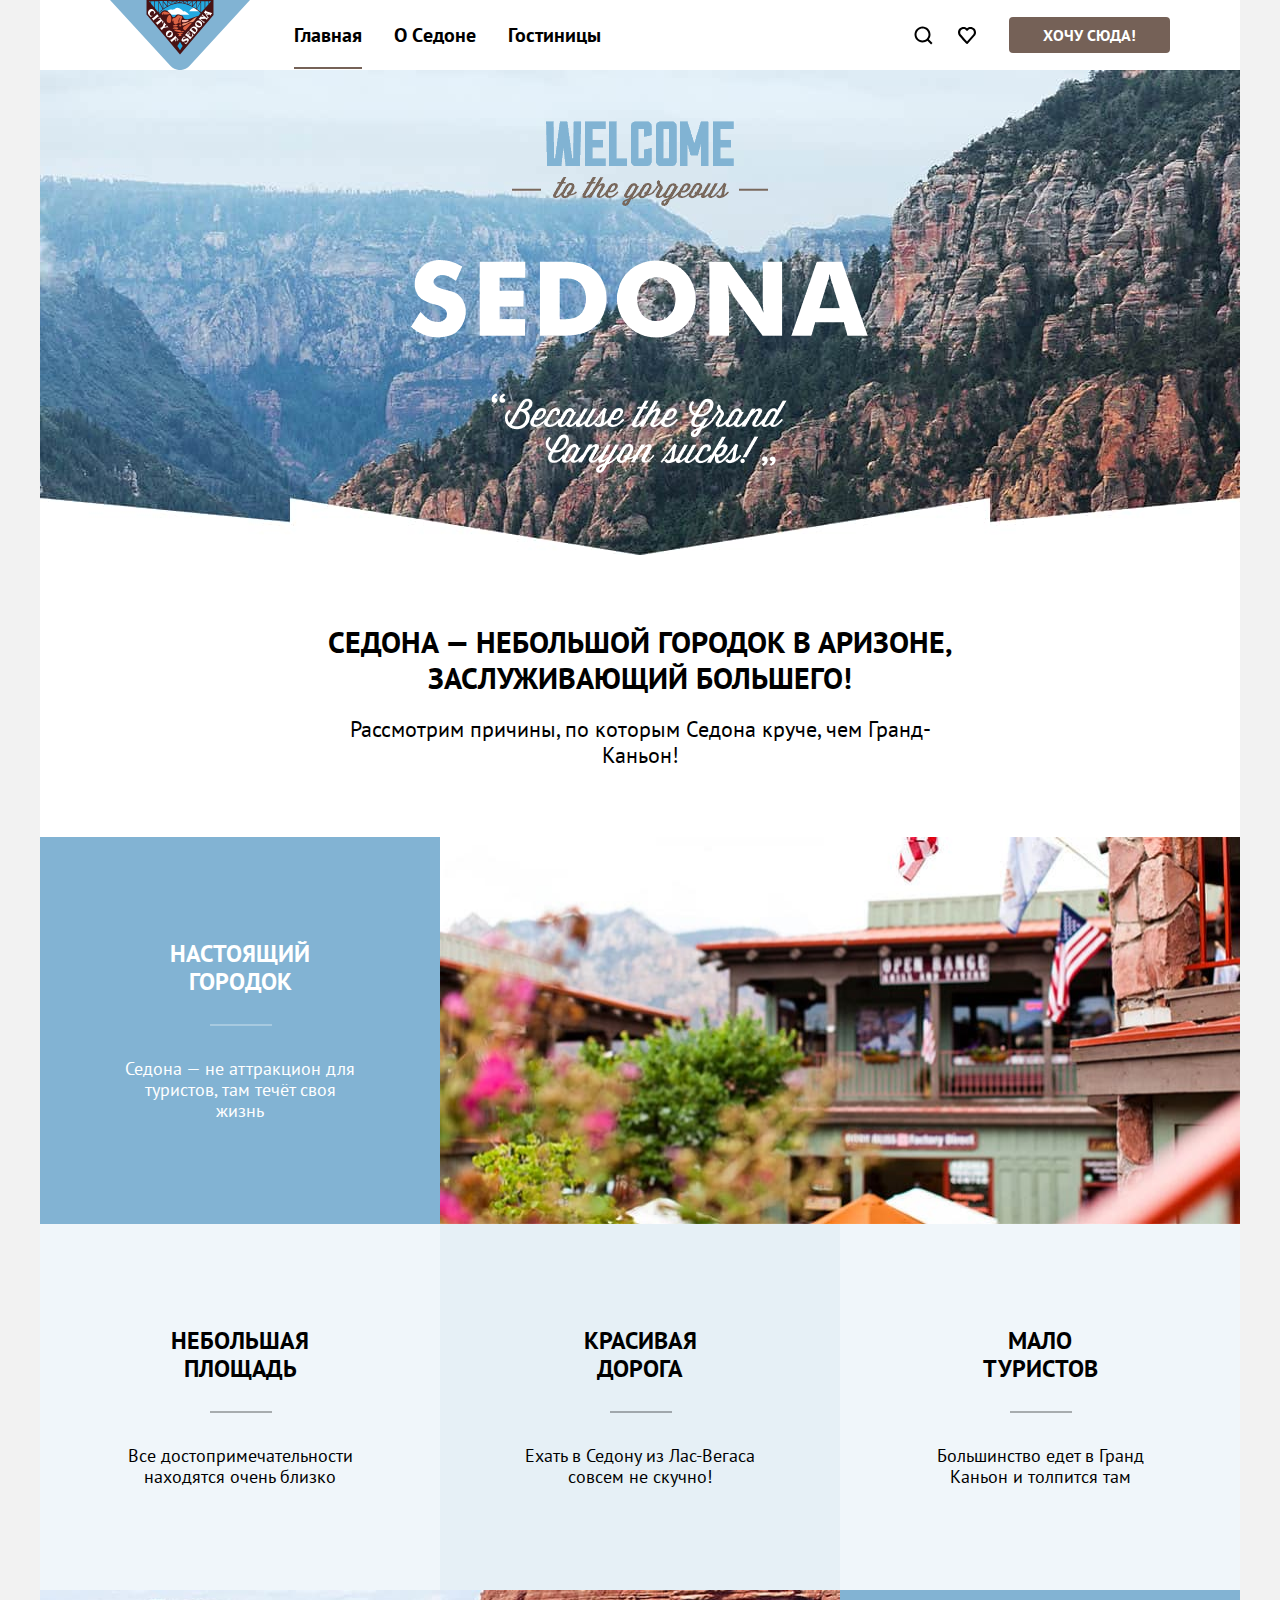
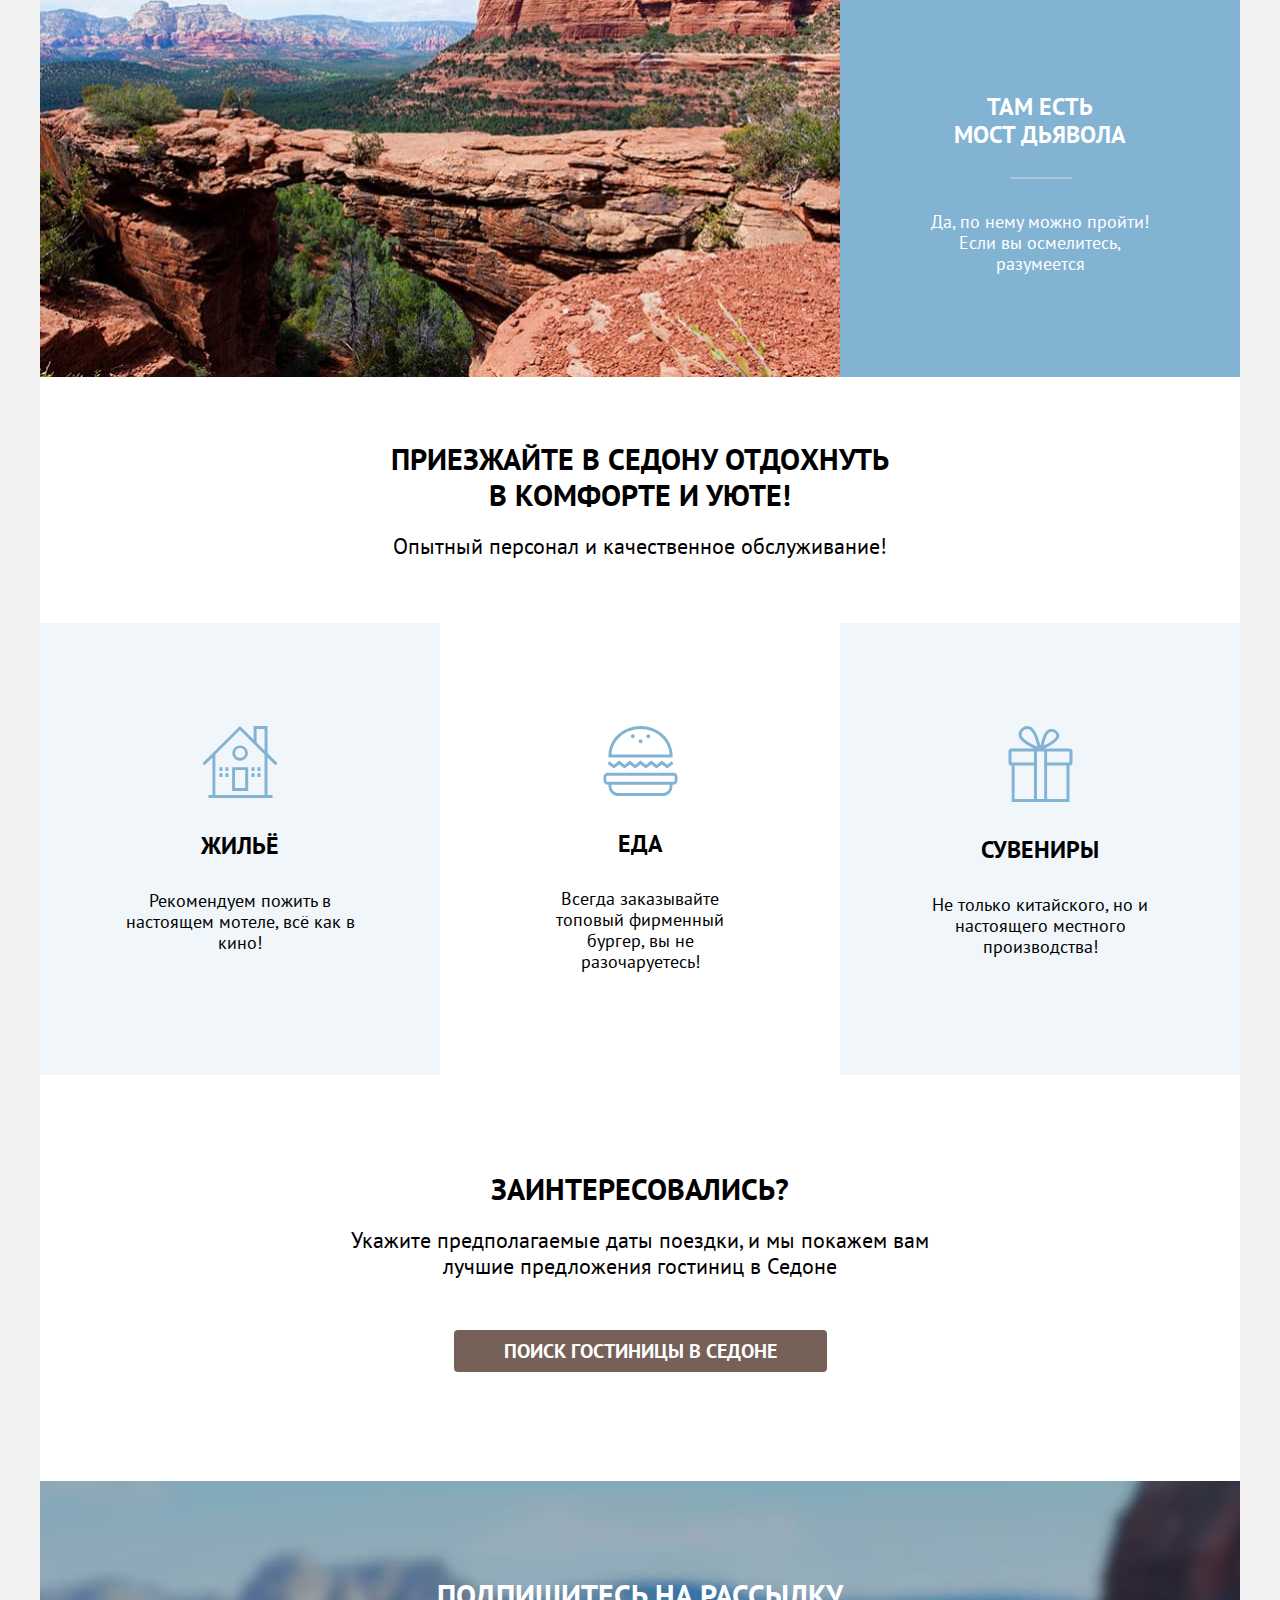
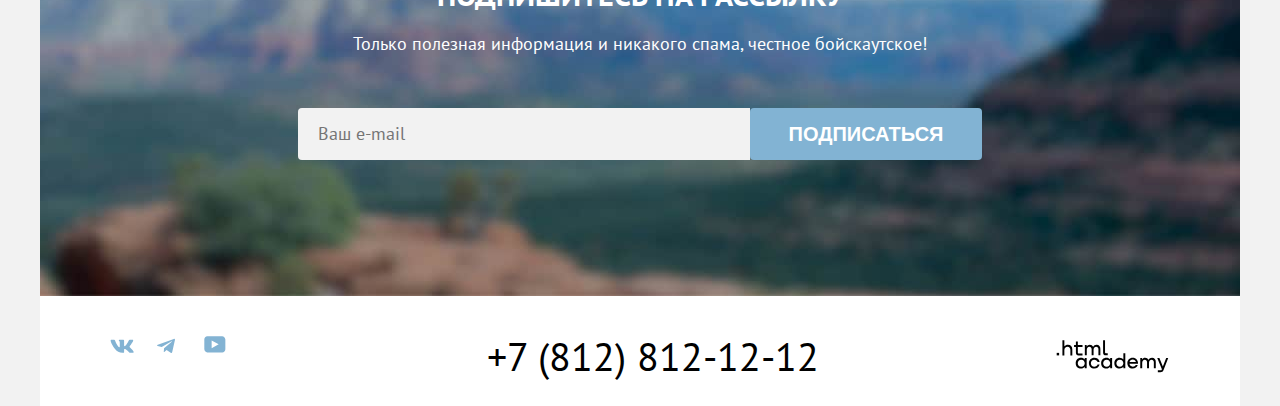
<file: 8/index.html>
<!DOCTYPE html>
<html lang="ru">
  <head>
    <meta charset="utf-8">
    <title>HTML Academy: Седона</title>
    <link rel="stylesheet" href="styles/styles.css">
    <base href="https://htmlacademy-htmlcss.github.io/1353497-sedona-37/8/">
</head>
  <body>
    <div class="page-container">
      <header class="page-header">
        <nav class="navigation">
          <a href="index.html">
            <img class="logo" src="images/logo-sedona.svg" width="140" height="70" alt="Логотип сайта города Седона"></a>
          <ul class="navigation-list">
            <li class="navigation-item nav-active">
              <a class="navigation-link " href="index.html">Главная</a>
            </li>
            <li class="navigation-item">
              <a class="navigation-link" href="#">О Cедоне</a>
            </li>
            <li class="navigation-item">
              <a class="navigation-link" href="catalog.html">Гостиницы</a>
            </li>
          </ul>

          <ul class="navigation-list navigation-user">
            <li class="navigation-item">
              <a class="header-search" href="#">
                <span class="visually-hidden" aria-hidden="true">Поиск</span>
              </a>
            </li>
            <li class="navigation-item">
              <a class="header-heart" href="#">
                <span class="visually-hidden" aria-hidden="true">Поиск</span>
              </a>
            </li>
            <li class="navigation-item">
              <a class="navigation-link button-want" href="#">Хочу сюда!</a>
            </li>
          </ul>
        </nav>
      </header>
      <main class="main-container main-index">
        <section class="hero">
         <h1 class="visually-hidden">
            Добро пожаловать в великолепный Седона, потому что большой каньон не лучше!
          </h1>
          <img class="hero-welcome" src="images/hero-welcome.png" width="458" height="352" alt="Добро пожаловать в великолепный Седона">
        </section>
          <section class="advantages">
            <div class="causes-title">
              <h2 class="title">Седона — небольшой городок в Аризоне, заслуживающий большего!</h2>
              <p class="description">Рассмотрим причины, по которым Седона круче, чем Гранд-Каньон!</p>
            </div>
             <ul class="advantages-list">
              <li class="advantages-item inverted">
                <div class="item-wrapper">
                  <h2 class="advantages-title delimiter-inverted">
                    Настоящий городок
                  </h2>
                  <p class="advantages-description">
                    Седона — не аттракцион для туристов, там течёт своя жизнь
                  </p>
                </div>
                <img class="advantages-background" src="images/advantages-hotels.jpg" alt="Дома с флагом США и деревьями во дворе ">
              </li>
              <li class="advantages-item light-background">
                <h2 class="advantages-title delimiter-light-background">
                  Небольшая площадь
                </h2>
                <p class="advantages-description">
                  Все достопримечательности находятся очень близко
                </p>
              </li>
              <li class="advantages-item middle-background">
                <h2 class="advantages-title delimiter-middle-background">
                  Красивая дорога
                </h2>
                <p class="advantages-description">
                  Ехать в Седону из Лас-Вегаса совсем не скучно!
                </p>
              </li>
              <li class="advantages-item light-background">
                <h2 class="advantages-title delimiter-light-background">
                  Мало туристов
                </h2>
                <p class="advantages-description">
                  Большинство едет в Гранд Каньон и толпится там
                </p>
              </li>
              <li class="advantages-item inverted">
                <img class="advantages-background" src="images/advantages-mountains.jpg" alt="Просторы каньона">
                <div class="item-wrapper">
                  <h2 class="advantages-title delimiter-inverted">
                    Там есть<br>мост дьявола
                  </h2>
                  <p class="advantages-description">
                    Да, по нему можно пройти! Если вы осмелитесь, разумеется
                  </p>
                </div>
              </li>
          </ul>
          </section>
          <section class="services">
            <div class="title-services">
              <h2 class="title">Приезжайте в Седону отдохнуть в комфорте и уюте!</h2>
              <p class="description">Опытный персонал и качественное обслуживание!</p>
            </div>
            <ul class="services-list">
              <li class="services-item light-background ">
                <img class="services-icon" src="images/home-icon.svg" alt="Домик">
                <h2 class="services-title">
                  Жильё
                </h2>
                <p class="services-description">
                  Рекомендуем пожить в настоящем мотеле,  всё как в кино!
                </p>
              </li>
              <li class="services-item">
                <img class="services-icon" src="images/food-icon.svg" alt="Бургер">
                <h2 class="services-title">
                  Еда
                </h2>
                <p class="services-description">
                  Всегда заказывайте топовый фирменный бургер, вы не разочаруетесь!
                </p>
              </li>
              <li class="services-item light-background ">
                <img class="services-icon" src="images/souvenir-icon.svg" alt="Подарочная коробка">
                <h2 class="services-title">
                  Сувениры
                </h2>
                <p class="services-description">
                  Не только китайского, но и настоящего местного производства!
                </p>
              </li>
            </ul>
          </section>
          <section class="hotel-search">
              <h2 class="title">Заинтересовались?</h2>
              <p class="search-description">
                Укажите предполагаемые даты поездки, и мы покажем вам лучшие предложения гостиниц в Седоне
              </p>
              <a class="search-button" href="">ПОИСК ГОСТИНИЦЫ В СЕДОНЕ</a>
           </section>
          <section class="subscription-background">
            <h2 class="title light">Подпишитесь на рассылку</h2>
            <p class="subscription-description">
              Только полезная информация и никакого спама, честное бойскаутское!
            </p>
            <form class="subscription-form" action="https://echo.htmlacademy.ru/" method="post">
                  <input class="field-email" type="email" name="subscription-mailto" placeholder="Ваш e-mail">
                  <button class="subscription-button" type="submit">ПОДПИСАТЬСЯ</button>
            </form>
          </section>
      </main>
      <footer class="page-footer">
            <ul class="social-list">
              <li class="social-list-item">
                  <span class="visually-hidden">Вконтакте</span>
                <a class="button-icon" href="https://vk.com/htmlacademy.ru/">
                  <img src="images/vkontakte.svg" width="24" height="14" alt="Вконтакте">
                </a>
              </li>
              <li class="social-list-item">
                  <span class="visually-hidden">Телеграмм</span>
                <a class="button-icon" href="https://t.me/htmlacademy.ru/">
                  <img src="images/telegram.svg" width="18" height="15" alt="Телеграмм">
               </a>
              </li>
              <li class="social-list-item">
                  <span class="visually-hidden">Ютуб</span>
                <a class="button-icon" href="https://www.youtube.com/user/htmlacademy.ru">
                  <img src="images/youtube.svg" width="22" height="17" alt="Ютуб">
                </a>
              </li>
            </ul>
            <span class="phone">
              <a class="phone" href="tel:+78128121212">+7 (812) 812-12-12</a>
            </span>
             <a class="copyright" href="https://htmlacademy.ru/">
              <img src="images/logo-html-academy.svg" width="115" height="33" alt="Логотип сайта html академии"></a>
          </footer>
    </div>
  </body>
      </html>
</file>
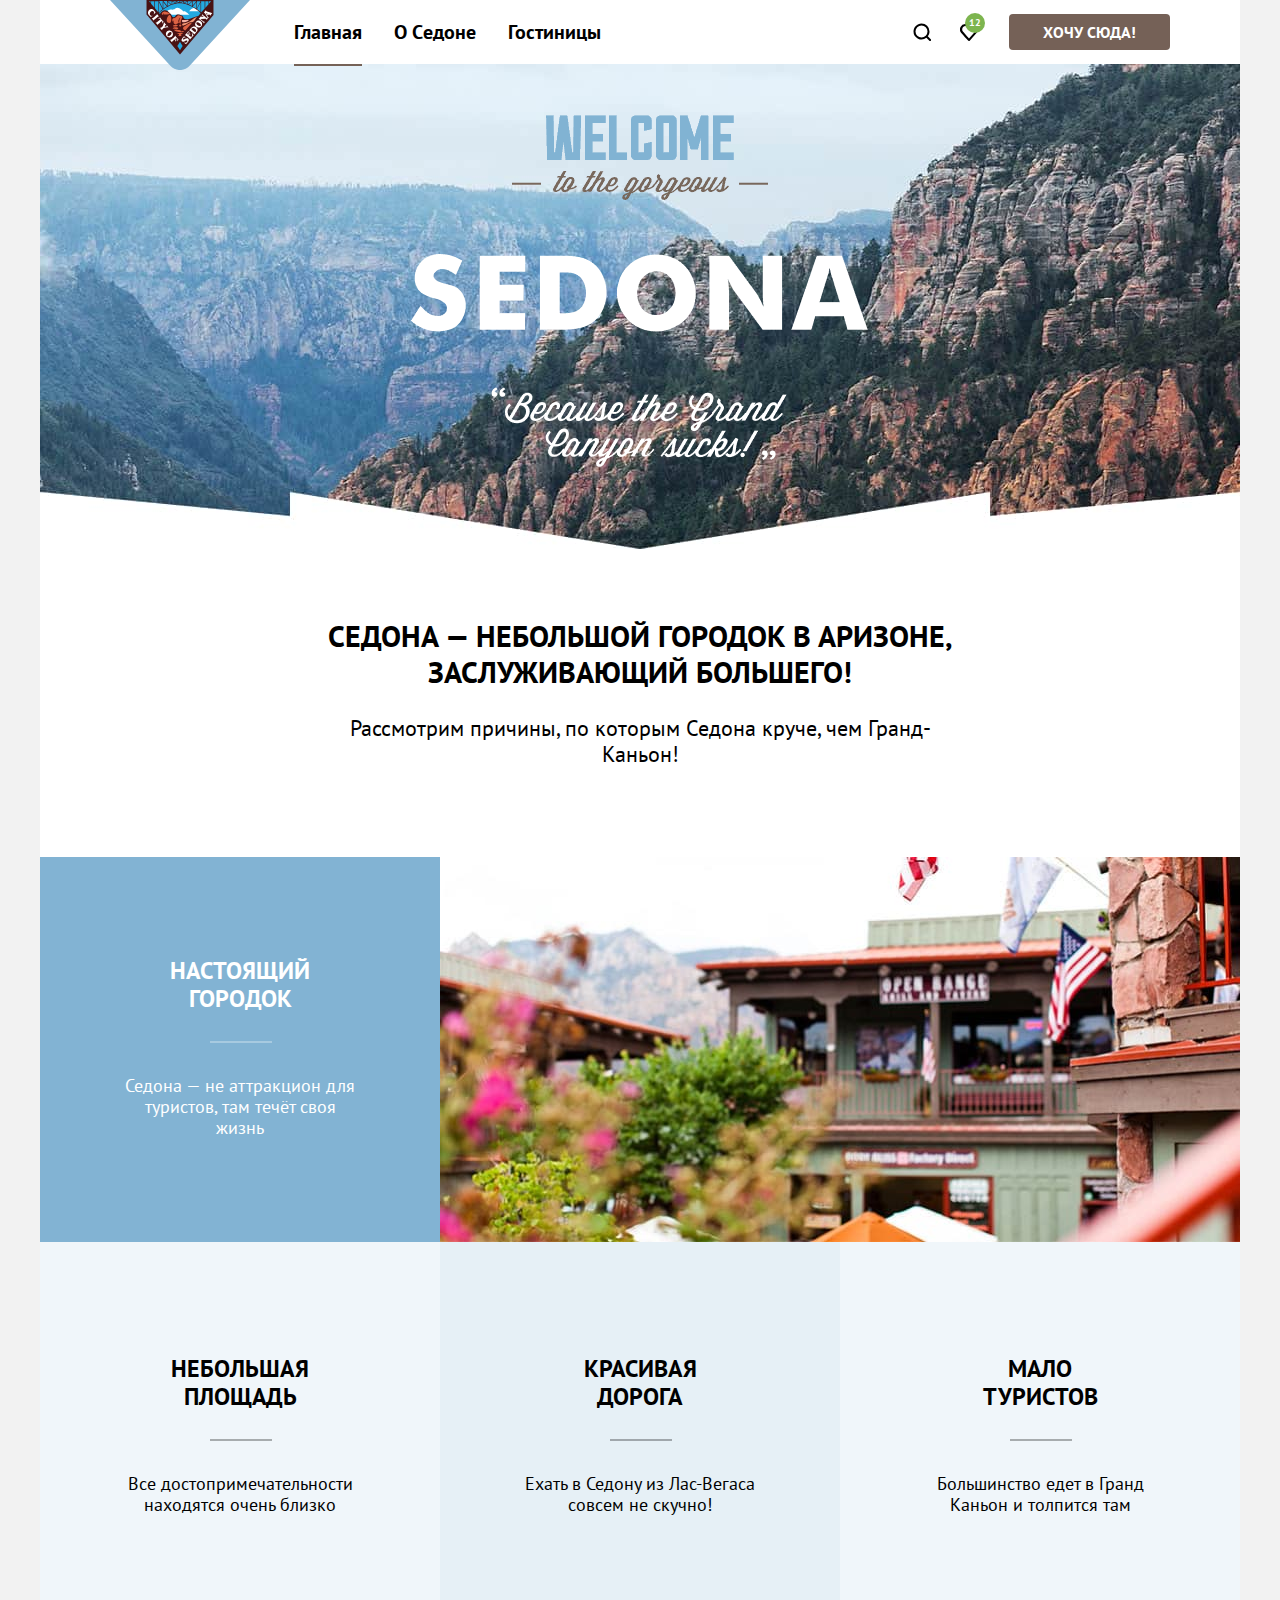
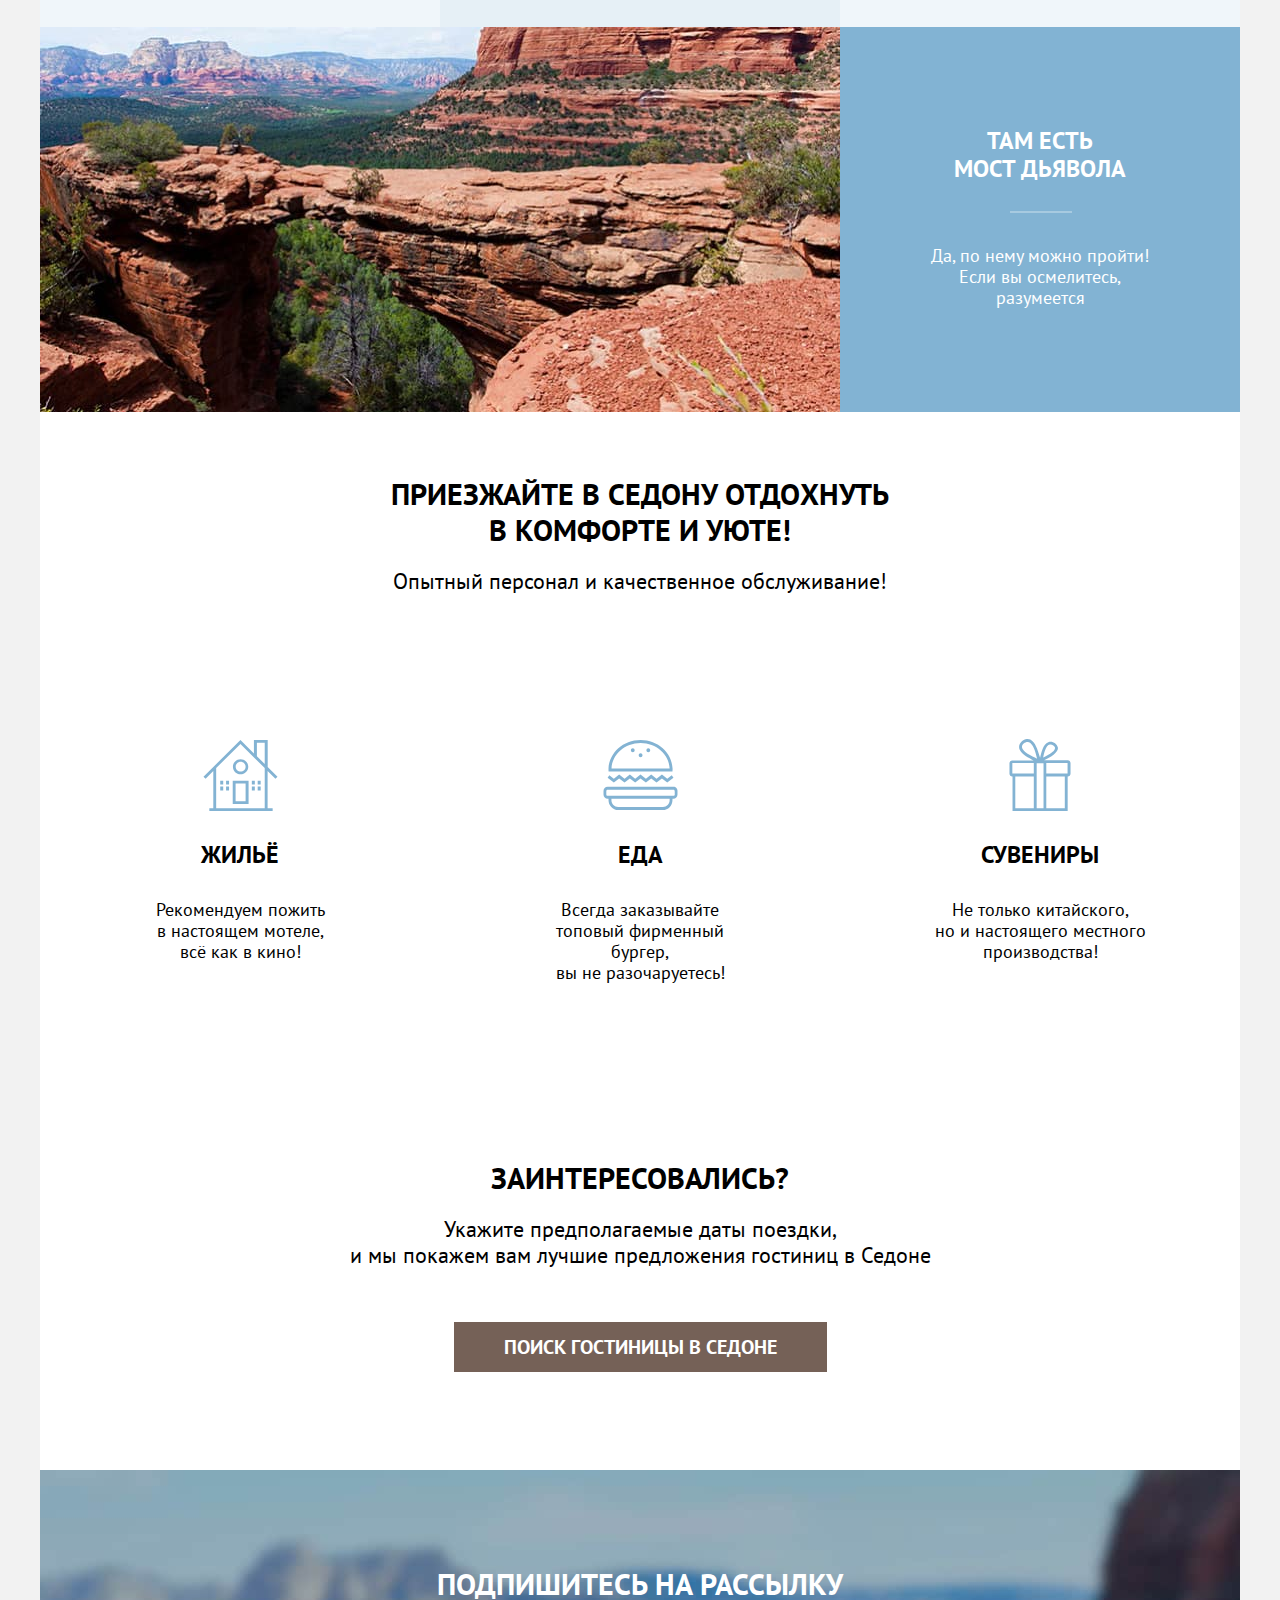
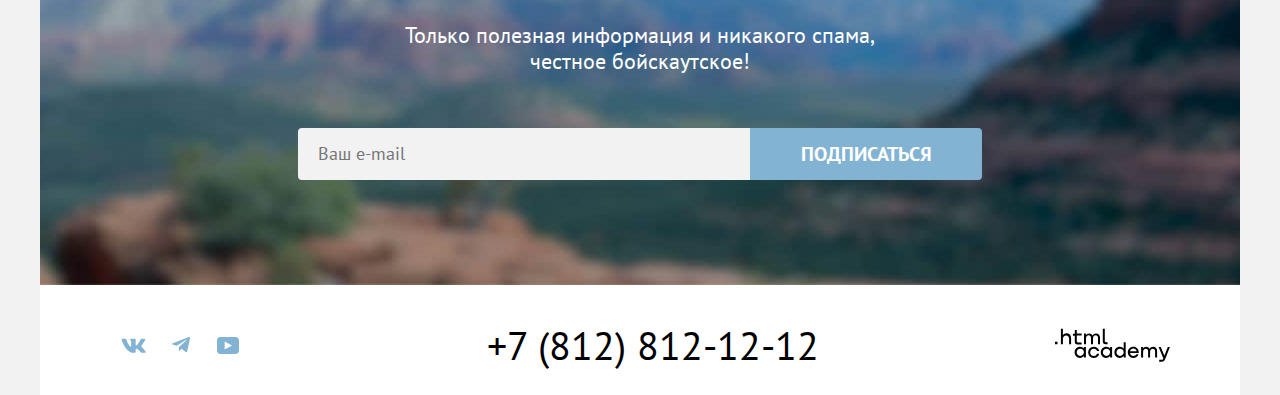
<file: 9/index.html>
<!DOCTYPE html>
<html lang="ru">
  <head>
    <meta charset="utf-8">
    <title>HTML Academy: Седона</title>
    <link rel="stylesheet" href="styles/styles.css">
    <base href="https://htmlacademy-htmlcss.github.io/1353497-sedona-37/9/">
</head>
  <body>
    <div class="page-container">
      <header class="page-header">
        <nav class="navigation">
          <a href="index.html">
            <img class="logo" src="images/logo-sedona.svg" width="140" height="70" alt="Логотип сайта города Седона"></a>
          <ul class="navigation-list">
            <li class="navigation-item nav-active">
              <a class="navigation-link " href="index.html">Главная</a>
            </li>
            <li class="navigation-item">
              <a class="navigation-link" href="#">О Cедоне</a>
            </li>
            <li class="navigation-item">
              <a class="navigation-link" href="catalog.html">Гостиницы</a>
            </li>
          </ul>
          <ul class="navigation-list navigation-user">
            <li class="navigation-item">
              <a class="navigation-link navigation-search" href="#">
                <svg class="search-icon"xmlns="http://www.w3.org/2000/svg" width="18" height="18" fill="currentColor" viewBox="0 0 18 18">
                  <path d="m18.5 17-3.7-3.67c1-1.3 1.7-2.98 1.7-4.87A8 8 0 0 0 8.5.5C4.1.5.5 4.18.5 8.56a8 8 0 0 0 12.9 6.26l3.7 3.68 1.4-1.5Zm-10-2.48a6 6 0 0 1-6-5.96 6 6 0 0 1 12 0 6 6 0 0 1-6 5.96Z"/></svg>
                <span class="visually-hidden" aria-hidden="true">Поиск</span>
              </a>
            </li>
            <li class="navigation-item">
              <a class="navigation-link navigation-heart" href="#">
                <svg class="heart-icon" xmlns="http://www.w3.org/2000/svg" width="18" height="17" fill="currentColor" viewBox="0 0 18 17">
                  <path d="M8.9 17a.9.9 0 0 1-.8-.4c-5.4-6.1-6.7-7.5-7-7.9A5.4 5.4 0 0 1 5.5 0C6.8 0 8 .5 9 1.3a5.46 5.46 0 0 1 9 4.1c0 1.3-.5 2.5-1.3 3.4l-7 7.9c-.2.2-.4.3-.8.3Zm-6-9.5c.3.4 3.5 4 6.1 6.9l6.2-7c.5-.5.7-1.2.7-2 0-1.8-1.5-3.3-3.3-3.3-1 0-2 .5-2.7 1.3-.3.3-.6.4-.9.4-.3 0-.6-.2-.8-.4-.7-.8-1.7-1.3-2.7-1.3-1.8 0-3.3 1.5-3.3 3.3-.1.9.3 1.6.7 2.1-.1 0-.1 0 0 0Z"/></svg>
                <span class="visually-hidden" aria-hidden="true">Добавить в избранное</span>
                <span class="favourites">12</span>
              </a>
            </li>
            <li class="navigation-item">
              <a class="button-want" href="#">Хочу сюда!</a>
            </li>
          </ul>
        </nav>
      </header>
      <main class="main-container main-index">
        <section class="hero">
         <h1 class="visually-hidden">
            Добро пожаловать в великолепный Седона, потому что большой каньон не лучше!
          </h1>
          <img class="hero-welcome" src="images/hero-welcome.png" width="458" height="352" alt="Добро пожаловать в великолепный Седона">
        </section>
          <section class="advantages">
            <div class="causes-title">
              <h2 class="title">Седона — небольшой городок в Аризоне, заслуживающий большего!</h2>
              <p class="description">Рассмотрим причины, по которым Седона круче, чем Гранд-Каньон!</p>
            </div>
             <ul class="advantages-list">
              <li class="advantages-item inverted">
                <div class="item-wrapper">
                  <h2 class="advantages-title delimiter-inverted">
                    Настоящий городок
                  </h2>
                  <p class="advantages-description">
                    Седона — не аттракцион для туристов, там течёт своя жизнь
                  </p>
                </div>
                <img class="advantages-background" src="images/advantages-hotels.jpg" alt="Дома с флагом США и деревьями во дворе ">
              </li>
              <li class="advantages-item light-background">
                <h2 class="advantages-title delimiter-light-background">
                  Небольшая площадь
                </h2>
                <p class="advantages-description">
                  Все достопримечательности находятся очень близко
                </p>
              </li>
              <li class="advantages-item middle-background">
                <h2 class="advantages-title delimiter-middle-background">
                  Красивая дорога
                </h2>
                <p class="advantages-description">
                  Ехать в Седону из Лас-Вегаса совсем не скучно!
                </p>
              </li>
              <li class="advantages-item light-background">
                <h2 class="advantages-title delimiter-light-background">
                  Мало туристов
                </h2>
                <p class="advantages-description">
                  Большинство едет в Гранд Каньон и толпится там
                </p>
              </li>
              <li class="advantages-item inverted">
                <img class="advantages-background" src="images/advantages-mountains.jpg" alt="Просторы каньона">
                <div class="item-wrapper">
                  <h2 class="advantages-title delimiter-inverted">
                    Там есть<br>мост дьявола
                  </h2>
                  <p class="advantages-description">
                    Да, по нему можно пройти! Если вы осмелитесь, разумеется
                  </p>
                </div>
              </li>
          </ul>
          </section>
          <section class="services">
            <div class="title-services">
              <h2 class="title">Приезжайте в Седону отдохнуть в комфорте и уюте!</h2>
              <p class="description">Опытный персонал и качественное обслуживание!</p>
            </div>
            <ul class="services-list">
              <li class="services-item light-background-services">
                <span class="services-icon-home"></span>
                <h2 class="services-title">
                  Жильё
                </h2>
                <p class="services-description">
                  Рекомендуем пожить<br> в настоящем мотеле,<br>  всё как в кино!
                </p>
              </li>
              <li class="services-item">
                <span class="services-icon-food"></span>
                <h2 class="services-title">
                  Еда
                </h2>
                <p class="services-description">
                  Всегда заказывайте<br> топовый фирменный бургер,<br> вы не разочаруетесь!
                </p>
              </li>
              <li class="services-item light-background-services">
                <span class="services-icon-souvenir"></span>
                <h2 class="services-title">
                  Сувениры
                </h2>
                <p class="services-description">
                  Не только китайского,<br> но и настоящего местного<br> производства!
                </p>
              </li>
            </ul>
          </section>
          <section class="hotel-search">
              <h2 class="title">Заинтересовались?</h2>
              <p class="search-description">
                Укажите предполагаемые даты поездки,<br> и мы покажем вам лучшие предложения гостиниц в Седоне
              </p>
              <a class="search-button" href="">ПОИСК ГОСТИНИЦЫ В СЕДОНЕ</a>
           </section>
          <section class="subscription-background">
            <h2 class="title light">Подпишитесь на рассылку</h2>
            <p class="subscription-description">
              Только полезная информация и никакого спама,<br> честное бойскаутское!
            </p>
            <form class="subscription-form" action="https://echo.htmlacademy.ru/" method="post">
                  <input class="field-email" type="email" name="subscription-mailto" placeholder="Ваш e-mail">
                  <button class="subscription-button" type="submit">ПОДПИСАТЬСЯ</button>
            </form>
          </section>
      </main>
      <footer class="page-footer">
        <ul class="social-list">
          <li class="social-list-item">
            <a class="navigation-link" href="https://vk.com/htmlacademy.ru/">
              <svg class="navigation-icon" aria-hidden="true" focusable="false"
              xmlns="http://www.w3.org/2000/svg" width="25" height="15" viewbox="0 0 25 15" fill="currentColor">
                <path id="vkontakte"  fill-rule="evenodd"  clip-rule="evenodd"
                d="M24.12 1.8c.16-.54 0-.94-.8-.94H20.7c-.67 0-.98.34-1.15.73 0 0-1.33 3.2-3.22 5.27-.62.6-.9.8-1.23.8-.16 0-.42-.2-.42-.75v-5.1c0-.66-.18-.95-.74-.95H9.82c-.42 0-.67.3-.67.59 0 .62.95.76 1.04 2.51v3.8c0 .83-.15.98-.48.98-.9 0-3.06-3.2-4.35-6.88-.24-.72-.5-1-1.17-1H1.57c-.75 0-.9.34-.9.73 0 .68.89 4.07 4.14 8.55 2.17 3.06 5.23 4.72 8 4.72 1.68 0 1.88-.37 1.88-1v-2.32c0-.74.16-.88.7-.88.38 0 1.05.19 2.6 1.66 1.79 1.75 2.08 2.54 3.08 2.54h2.63c.75 0 1.12-.37.9-1.1-.23-.72-1.08-1.78-2.2-3.02-.62-.71-1.54-1.48-1.82-1.86-.39-.49-.28-.71 0-1.15 0 0 3.2-4.42 3.53-5.93Z"></path>
              </svg>
            </a>
          </li>
          <li class="social-list-item">
            <a class="navigation-link" href="https://t.me/htmlacademy.ru/">
              <svg class="navigation-icon" xmlns="http://www.w3.org/2000/svg" width="18" height="16" fill="currentColor" viewBox="0 0 18 16">
                <path id="telegram" d="M16.79.1.84 6.25c-1.09.43-1.08 1.04-.2 1.31l4.1 1.28 9.47-5.98c.44-.27.85-.12.52.18L7.05 9.96l-.28 4.22c.41 0 .6-.19.83-.41l1.99-1.93 4.13 3.05c.77.42 1.31.2 1.5-.7l2.72-12.8c.28-1.12-.43-1.62-1.16-1.3Z"/>
              </svg>
           </a>
          </li>
          <li class="social-list-item">
            <a class="navigation-link" href="https://www.youtube.com/user/htmlacademy.ru">
              <svg class="navigation-icon" xmlns="http://www.w3.org/2000/svg" width="22" height="17" fill="currentColor" viewBox="0 0 22 17">
                <path id="youtube" d="M18.6 0H3.18C1.31 0 0 1.6 0 3.4v10.1C0 15.4 1.31 17 3.17 17h15.66c1.64 0 3.17-1.6 3.17-3.4V3.4C21.78 1.6 20.47 0 18.6 0ZM7.67 12.54V4.46L15 8.5l-7.33 4.04Z"/>
              </svg>
            </a>
          </li>
        </ul>
            <span class="phone">
              <a class="phone" href="tel:+78128121212">+7 (812) 812-12-12</a>
            </span>
            <a class="copyright" href="https://htmlacademy.ru/">
              <svg class="copyright-icon" xmlns="http://www.w3.org/2000/svg" width="115" height="34" fill="currentColor" viewBox="0 0 115 34">
              <path d="M0 13.72v2.6h2.5v-2.6H0ZM11.6 5.32c-1.6 0-2.8.7-3.6 1.7h-.1V.82h-2v15.5h2v-5.3c0-2.1 1.3-3.6 3.3-3.6 1.8 0 2.9 1.4 2.9 3.2v5.7h2v-6.1c.1-3-1.8-4.9-4.5-4.9ZM26.6 5.62h-4.8v-3.7h-2v3.8h-1.9v2h1.9v6c0 1.7 1 2.7 2.7 2.7h4.1v-2h-3.7c-.7 0-1.1-.4-1.1-1.1v-5.7h4.8v-2ZM41.1 5.42c-1.6 0-2.9.8-3.5 2.1h-.1c-.6-1.2-1.8-2.1-3.4-2.1-1.4 0-2.5.8-3.1 1.8h-.1v-1.6H29v10.6h2v-5.4c0-2 1-3.5 2.6-3.5 1.5 0 2.4 1 2.4 2.6v6.3h2v-5.6c0-2.4 1.4-3.3 2.6-3.3 1.5 0 2.4 1 2.4 2.6v6.3h2v-6.5c.1-2.5-1.4-4.3-3.9-4.3ZM47.8 13.52c0 1.7 1 2.7 2.8 2.7h2v-2h-1.7c-.7 0-1.1-.4-1.1-1.1V.82h-2v12.7ZM28.9 20.52c-.9-1.1-2.2-1.8-3.9-1.8-3.1 0-5.4 2.3-5.4 5.6s2.3 5.6 5.4 5.6c1.8 0 3-.8 3.8-1.9h.1v1.6h2v-10.6h-2v1.5Zm-3.6 7.4c-2.2 0-3.6-1.6-3.6-3.6s1.4-3.6 3.6-3.6 3.6 1.6 3.6 3.6c0 1.9-1.4 3.6-3.6 3.6ZM44.2 22.82c-.5-2.4-2.6-4.1-5.4-4.1a5.4 5.4 0 0 0-5.6 5.6c0 3.1 2.2 5.6 5.6 5.6 2.8 0 4.9-1.8 5.4-4.2h-2.1a3.4 3.4 0 0 1-3.3 2.3c-2.2 0-3.6-1.6-3.6-3.6s1.4-3.6 3.6-3.6c1.6 0 2.8 1 3.3 2.2h2.1v-.2ZM55.1 20.52c-.9-1.1-2.2-1.8-3.9-1.8-3.1 0-5.4 2.3-5.4 5.6s2.3 5.6 5.4 5.6c1.8 0 3-.8 3.8-1.9h.1v1.6h2v-10.6h-2v1.5Zm-3.6 7.4c-2.2 0-3.6-1.6-3.6-3.6s1.4-3.6 3.6-3.6 3.6 1.6 3.6 3.6c0 1.9-1.5 3.6-3.6 3.6ZM68.7 20.62c-.9-1.1-2.2-1.9-3.9-1.9-3.1 0-5.4 2.3-5.4 5.6s2.2 5.6 5.4 5.6c1.7 0 3-.8 3.8-1.8h.1v1.5h2v-15.4h-2v6.4Zm-3.6 7.3c-2.2 0-3.6-1.6-3.6-3.6s1.4-3.6 3.6-3.6 3.6 1.6 3.6 3.6c-.1 2-1.5 3.6-3.6 3.6ZM78.3 18.72c-3.3 0-5.5 2.5-5.5 5.6 0 3 2.1 5.6 5.5 5.6 2.5 0 4.5-1.3 5.2-3.6h-2.1c-.5 1-1.6 1.6-3 1.6-1.9 0-3.3-1.3-3.4-2.9h8.8c.2-3.6-2-6.3-5.5-6.3Zm0 1.9c1.7 0 3 1 3.3 2.6h-6.5c.3-1.5 1.5-2.6 3.2-2.6ZM98.2 18.72c-1.6 0-2.9.8-3.6 2h-.1c-.6-1.2-1.8-2-3.4-2-1.4 0-2.5.7-3.1 1.8v-1.5h-1.9v10.6h2v-5.4c0-2 1-3.4 2.6-3.5 1.5 0 2.4 1 2.4 2.6v6.3h2v-5.6c0-2.4 1.4-3.3 2.6-3.3 1.5 0 2.4 1 2.4 2.6v6.3h2v-6.5c.1-2.6-1.4-4.4-3.9-4.4ZM109.4 27.82l-3.6-8.9h-2.2l4.8 11.6c-.3.9-.7 1.2-1.7 1.2h-2.5v2h2.5c1.8 0 2.8-.8 3.5-2.6l4.7-12.2h-2.1l-3.4 8.9Z"/></svg>
            </a>
        </footer>
    </div>
    <div class="modal-container modal-container-close">
      <div class="modal modal-search">
        <button class="modal-close-button">
          <span class="visually-hidden">Закрыть</span>
        </button>
        <section class="modal-content">
          <h2 class="modal-title">ПОИСК ГОСТИНИЦЫ В СЕДОНЕ</h2>
          <form class="search-form" action="https://echo.htmlacademy.ru/" method="post">
            <p class="field-group">
              <label class="date-in" for="date-in">
                <span class="label-text">Дата Заезда:</span>
                <span class="date-icon"></span>
                <input class="search-form-field field" type="text" id="date-in" name="date-in" value="27 апреля 2020">
                <span class="field-info field-info-error" style="color: #FF5757;">Мы не можем отправить вас в прошлое.</span>
              </label>
            </p>
            <p class="field-group">
              <label class="date-in" for="date-out">
                <span class="label-text">Дата Выезда:</span>
                <span class="date-icon"></span>
                <input class="search-form-field field" type="text" id="date-out" name="date-out" value="1 сентября 2023">
                <span class="field-info" >На эти даты есть свободные номера. Пока есть.</span>
              </label>
            </p>
            <div class="people-count-wrapper">
              <p class="field-group">
                <label class="adults-label" for="adults">Взрослые:</label>
                </p><div class="field-people-wrapper">
                  <input class="search-form-field field-people" type="number" name="adults" id="adults" value="2">
                  <button class="minus">
                    <svg width="20" height="20" viewBox="0 0 20 20" fill="none" xmlns="http://www.w3.org/2000/svg">
                      <path d="M3 9V11H17V9H3Z" fill="#756157" fill-opacity="0.3"></path>
                    </svg>
                  </button>
                  <button class="plus">
                    <svg width="20" height="20" viewBox="0 0 20 20" fill="none" xmlns="http://www.w3.org/2000/svg">
                      <path d="M17 9H11V3H9V9H3V11H9V17H11V11H17V9Z" fill="#756157" fill-opacity="0.3"></path>
                    </svg>
                  </button>
                </div>
              <p class="field-group">
                <label class="children-label" for="children">Дети:</label>
                <span class="tooltip">
                  <button class="tooltip-toggle" type="button">
                    <svg class="tooltip-info" width="2" height="12" viewBox="0 0 2 12" fill="none" xmlns="http://www.w3.org/2000/svg">
                      <path id="Vector" fill-rule="evenodd" clip-rule="evenodd" d="M0 0H2V2H0V0ZM2 12H0V3H2V12Z" fill="white"></path>
                    </svg>
                  </button>
                  <span class="tooltip-text">Укажите количество детей, которые будут с вами, возраст которых от 6 до 18 лет. Дети до 6 лет размещаются бесплатно.</span>
                </span>
                </p><div class="field-people-wrapper">
                  <input class="search-form-field field-people" type="number" name="children" id="children" value="2">
                  <button class="minus">
                    <svg width="20" height="20" viewBox="0 0 20 20" fill="none" xmlns="http://www.w3.org/2000/svg">
                      <path d="M3 9V11H17V9H3Z" fill="#756157" fill-opacity="0.3"></path>
                    </svg>
                  </button>
                  <button class="plus">
                    <svg width="20" height="20" viewBox="0 0 20 20" fill="none" xmlns="http://www.w3.org/2000/svg">
                      <path d="M17 9H11V3H9V9H3V11H9V17H11V11H17V9Z" fill="#756157" fill-opacity="0.3"></path>
                    </svg>
                  </button>
                </div>
            </div>
            <button class="button-modal-search">найти</button>
          </form>
        </section>
      </div>
    </div>
  </body>
      </html>
</file>
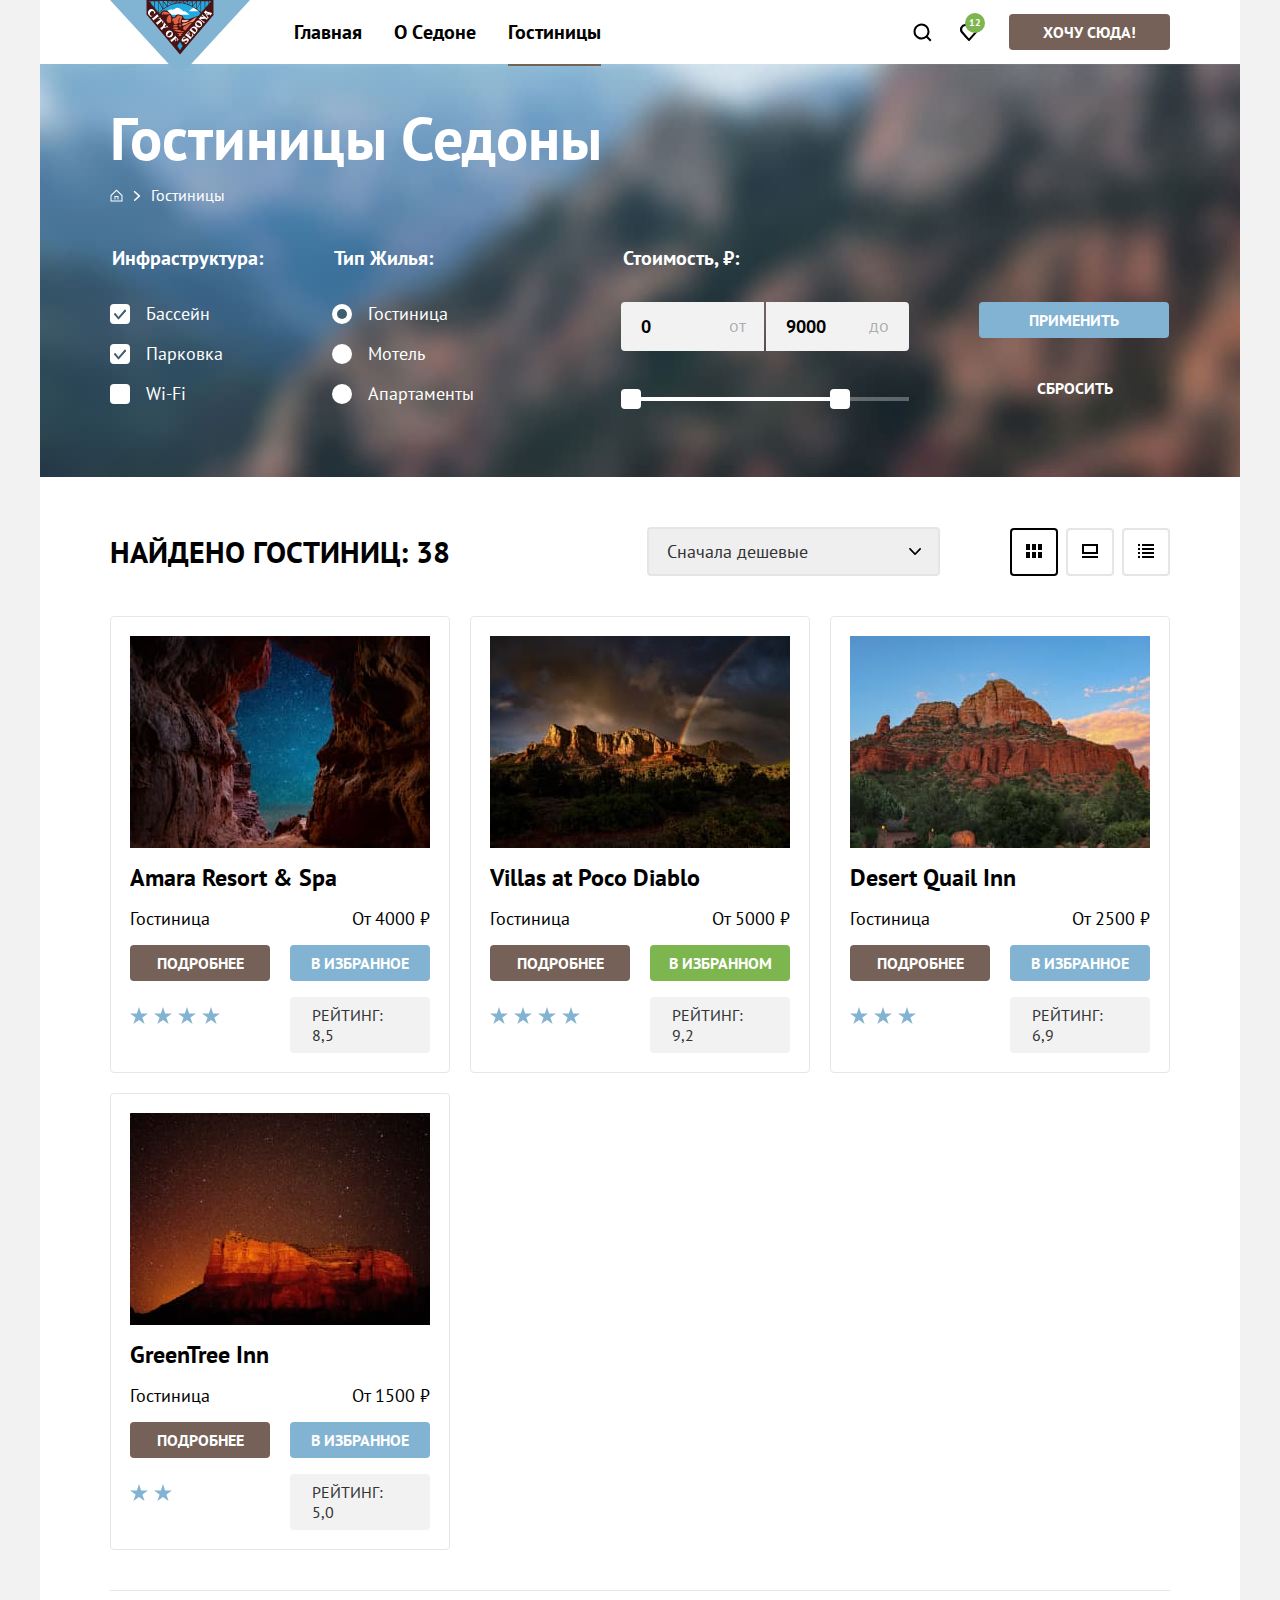
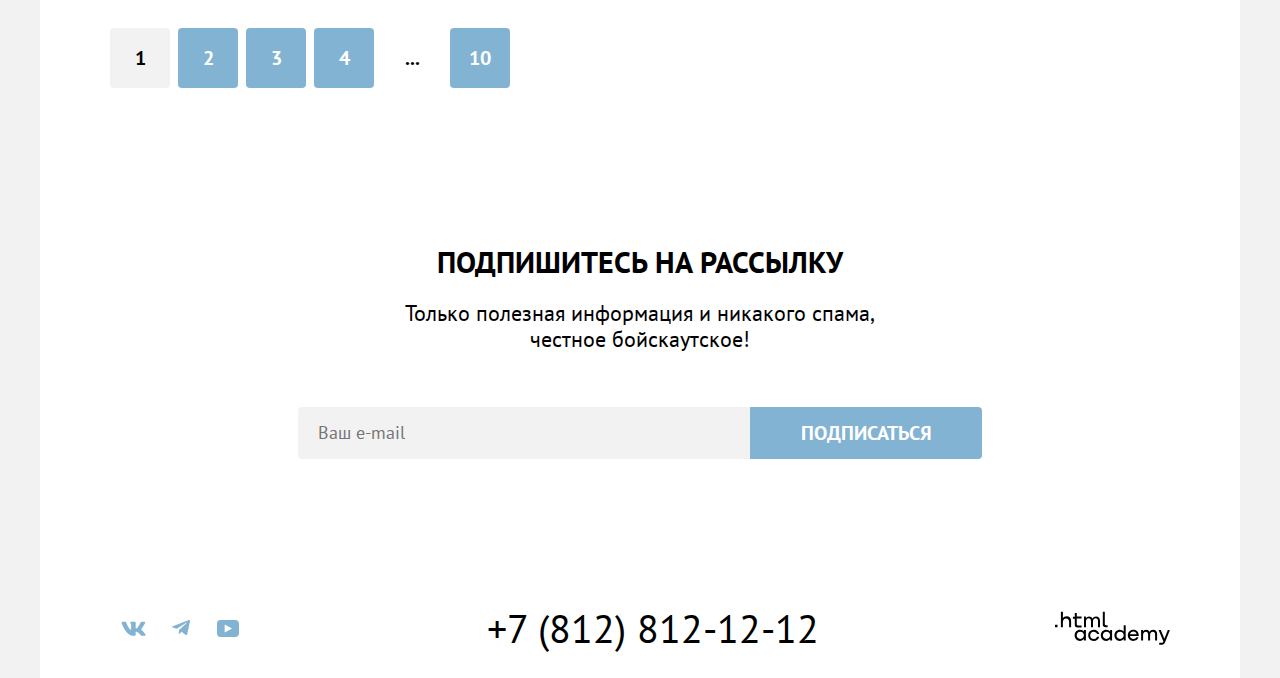
<file: catalog.html>
<!DOCTYPE html>
<html lang="ru">
  <head>
    <meta charset="utf-8">
    <title>HTML Academy: Седона</title>
    <link rel="icon" type="image/png" sizes="32x32" href="images/favicon.png">
    <link rel="stylesheet" href="styles/styles.css">
  </head>
  <body>
    <div class="page-container">
      <header class="page-header" data-test="header">
        <nav class="navigation">
          <a href="index.html">
            <img class="logo" src="images/logo-sedona.svg" width="140" height="70" alt="Логотип сайта города Седона"></a>
          <ul class="navigation-list">
            <li class="navigation-item">
              <a class="navigation-link " href="index.html">Главная</a>
            </li>
            <li class="navigation-item">
              <a class="navigation-link" href="#">О Cедоне</a>
            </li>
            <li class="navigation-item nav-active">
              <a class="navigation-link" href="catalog.html">Гостиницы</a>
            </li>
          </ul>
          <ul class="navigation-list navigation-user">
            <li class="navigation-item">
              <a class="navigation-link navigation-search" href="#">
                <svg class="search-icon" xmlns="http://www.w3.org/2000/svg" width="19" height="19" fill="currentColor" viewBox="0 0 19 19">
                  <path d="m18.5 17-3.7-3.67c1-1.3 1.7-2.98 1.7-4.87A8 8 0 0 0 8.5.5C4.1.5.5 4.18.5 8.56a8 8 0 0 0 12.9 6.26l3.7 3.68 1.4-1.5Zm-10-2.48a6 6 0 0 1-6-5.96 6 6 0 0 1 12 0 6 6 0 0 1-6 5.96Z"/></svg>
                <span class="visually-hidden" aria-hidden="true">Поиск</span>
              </a>
            </li>
            <li class="navigation-item">
              <a class="navigation-link navigation-heart" href="#">
                <svg class="heart-icon" xmlns="http://www.w3.org/2000/svg" width="18" height="17" fill="currentColor" viewBox="0 0 18 17">
                  <path d="M8.9 17a.9.9 0 0 1-.8-.4c-5.4-6.1-6.7-7.5-7-7.9A5.4 5.4 0 0 1 5.5 0C6.8 0 8 .5 9 1.3a5.46 5.46 0 0 1 9 4.1c0 1.3-.5 2.5-1.3 3.4l-7 7.9c-.2.2-.4.3-.8.3Zm-6-9.5c.3.4 3.5 4 6.1 6.9l6.2-7c.5-.5.7-1.2.7-2 0-1.8-1.5-3.3-3.3-3.3-1 0-2 .5-2.7 1.3-.3.3-.6.4-.9.4-.3 0-.6-.2-.8-.4-.7-.8-1.7-1.3-2.7-1.3-1.8 0-3.3 1.5-3.3 3.3-.1.9.3 1.6.7 2.1-.1 0-.1 0 0 0Z"/></svg>
                <span class="visually-hidden" aria-hidden="true">Добавить в избранное</span>
                <span class="favourites">12</span>
              </a>
            </li>
            <li class="navigation-item">
              <a class="button-want" href="#">Хочу сюда!</a>
            </li>
          </ul>
        </nav>
      </header>
      <main class="main-container main-inner" data-test="main">
        <section class="filter-wrapper">
          <div class="hotels-filter">
            <h1 class="title-catalog">Гостиницы Седоны</h1>
            <ol class="breadcrumbs-list">
              <li class="breadcrumbs-item">
                <a class="breadcrumbs-link home" href="index.html">
                  <span class="visually-hidden">вернуться на главную списка гостиниц</span>
                </a>
              </li>
               <li class="breadcrumbs-item">
                <a class="breadcrumbs-link" href="#">Гостиницы</a>
               </li>
            </ol>
          </div>
                <h2 class="visually-hidden" aria-hidden="true">Список товаров с фильтрами</h2>
                <form class="catalog-filter" action="https://echo.htmlacademy.ru/" method="get">
                  <div class="filter-item">
                    <fieldset class="catalog-filter-group" data-test="filter">
                      <legend class="catalog-filter-title">Инфраструктура:</legend>
                      <ul class="catalog-filter-list">
                        <li class="catalog-filter-item">
                          <label class="control">
                              <input class="visually-hidden control-input" type="checkbox" name="pool" checked>
                              <span class="control-mark"></span>
                              <span class="control-label">Бассейн</span>
                          </label>
                        </li>
                        <li class="catalog-filter-item">
                          <label class="control">
                            <input class="visually-hidden control-input" type="checkbox" name="parking" checked>
                            <span class="control-mark"></span>
                            <span class="control-label">Парковка</span>
                        </label>
                        </li>
                        <li class="catalog-filter-item">
                          <label class="control">
                            <input class="visually-hidden control-input" type="checkbox" name="wi-fi">
                            <span class="control-mark"></span>
                            <span class="control-label">Wi-Fi</span>
                        </label>
                        </li>
                      </ul>
                    </fieldset>
                    <fieldset class="catalog-filter-group filter-housing">
                      <legend class="catalog-filter-title">Тип жилья:</legend>
                      <ul class="catalog-filter-list">
                        <li class="catalog-filter-item">
                          <label class="control">
                            <input class="visually-hidden control-input" type="radio" name="control-group" value="hotel" checked>
                            <span class="control-mark"></span>
                            <span class="control-label">Гостиница</span>
                          </label>
                        </li>
                        <li class="catalog-filter-item">
                          <label class="control">
                            <input class="visually-hidden control-input" type="radio" name="control-group" value="motel">
                            <span class="control-mark"></span>
                            <span class="control-label">Мотель</span>
                          </label>
                        </li>
                        <li class="catalog-filter-item">
                          <label class="control">
                            <input class="visually-hidden control-input" type="radio" name="control-group" value="apartments">
                            <span class="control-mark"></span>
                            <span class="control-label">Апартаменты</span>
                          </label>
                        </li>
                      </ul>
                    </fieldset>
                  </div>
                  <div class="filter-price">
                    <fieldset class="catalog-filter-group group-price">
                      <legend class="catalog-filter-title">Стоимость, ₽:</legend>
                      <div class="input-wrapper">
                        <label class="control">
                          <span class="input-word">от</span>
                          <input class="control-input start-price" type="number" name="min-price" value="0">
                        </label>
                        <label class="control">
                          <span class="input-word">до</span>
                          <input class="control-input end-price" type="number" name="max-price" value="9000" >
                        </label>
                      </div>
                      <div class="range-scale">
                        <div class="range-bar">
                          <button class="range-toggle toggle-min">
                            <span class="visually-hidden">Изменить минимальную цену.</span>
                          </button>
                          <button class="range-toggle toggle-max">
                            <span class="visually-hidden">Изменить максимальную цену.</span>
                          </button>
                        </div>
                      </div>
                    </fieldset>
                    <div class="button-wrapper">
                      <button class="button аccept" type="button">применить</button>
                      <button class="button reset" type="button">сбросить</button>
                    </div>
                  </div>
                </form>
          </section>
          <div class="catalog-page" data-test="catalog">
            <section class="catalog">
              <h2 class="title-search">Найдено гостиниц:
                <span>38</span>
              </h2>
              <div class= "select sorting-type">
                <select class="select-control" aria-label="Сортировка">
                  <option value="cheap">Сначала дешевые</option>
                  <option value="popular">Сначала популярное</option>
                  <option value="expensive">Сначала дорогое</option>
                </select>
              </div>
              <ul class="view">
                <li class="view-item">
                  <a class="button-view view-active" href="#">
                    <svg xmlns="http://www.w3.org/2000/svg" width="16" height="14" fill="currentColor" viewBox="0 0 16 14">
                      <path fill="#000" d="M4 0H0v6h4V0ZM16 0h-4v6h4V0ZM10 0H6v6h4V0ZM4 8H0v6h4V8ZM16 8h-4v6h4V8ZM10 8H6v6h4V8Z"/>
                    </svg>
                    <span class="visually-hidden">Вид галереи плиткой</span>
                  </a>
                </li>
                <li class="view-item">
                  <a class="button-view" href="#">
                    <svg xmlns="http://www.w3.org/2000/svg" width="16" height="14" fill="currentColor" viewBox="0 0 16 14"><g fill="#000" clip-path="">
                      <path d="M16 12H0v2h16v-2ZM14 2v6H2V2h12Zm2-2H0v10h16V0Z"/></g><defs><path fill="#fff" d="M0 0h16v14H0z"/></defs>
                    </svg>
                    <span class="visually-hidden">Вид галереи на ширину окна</span>
                  </a>
                </li>
                <li class="view-item">
                  <a class="button-view" href="#">
                    <svg xmlns="http://www.w3.org/2000/svg" width="16" height="14" fill="currentColor" viewBox="0 0 16 14"><g fill="#000" clip-path="">
                      <path d="M2 0H0v2h2V0ZM16 0H4v2h12V0ZM2 4H0v2h2V4ZM16 4H4v2h12V4ZM2 8H0v2h2V8ZM16 8H4v2h12V8ZM2 12H0v2h2v-2ZM16 12H4v2h12v-2Z"/></g><defs><clipPath id="a"><path fill="#fff" d="M0 0h16v14H0z"/></clipPath></defs>
                    </svg>
                    <span class="visually-hidden">Вид галереи списоком</span>
                  </a>
                </li>
              </ul>
            </section>
            <ul class="cards">
              <li class="card">
                <a class="product-card-link" href="#">
                  <img class="product-card-img" src="images/catalog-hotel-1.jpg" width="300" height="212" alt="Ущелье с видом на ночное звездное небо">
                </a>
                <a class="hotel-title" href="#">
                  <h3 class="hotel-title-name">Amara Resort & Spa</h3>
                </a>
                  <p class="card-price-name">Гостиница</p>
                  <span class="card-price-value">От 4000 ₽</span>
                  <a class="button details" href="#">подробнее</a>
                  <button class="button add" type="button">в избранное</button>
                  <p class="stars-star-4"></p>
                  <p class="rating">Рейтинг: 8,5</p>
                  <span class="visually-hidden">отель класса 4 звезды.</span>
              </li>
              <li class="card">
                <a class="product-card-link" href="#">
                  <img class="product-card-img" src="images/catalog-hotel-2.jpg" width="300" height="212" alt="Вид гор на фоне облаков и радуги">
                </a>
                <a class="hotel-title" href="#">
                  <h3 class="hotel-title-name">Villas at Poco Diablo</h3>
                </a>
                  <p class="card-price-name">Гостиница</p>
                  <span class="card-price-value">От 5000 ₽</span>
                  <a class="button details" href="#">подробнее</a>
                  <button class="button added" type="button">в избранном</button>
                  <p class="stars-star-4"></p>
                  <p class="rating">Рейтинг: 9,2</p>
                  <span class="visually-hidden">отель класса 4 звезды.</span>
              </li>
              <li class="card">
                <a class="product-card-link" href="#">
                  <img class="product-card-img" src="images/catalog-hotel-3.jpg" width="300" height="212" alt="Горы с деревьями на фоне чистого неба">
               </a>
               <a class="hotel-title" href="#">
                <h3 class="hotel-title-name">Desert Quail Inn</h3>
              </a>
                  <p class="card-price-name">Гостиница</p>
                  <span class="card-price-value">От 2500 ₽</span>
                  <a class="button details" href="#">подробнее</a>
                  <button class="button add" type="button">в избранное</button>
                  <p class="stars-star-3"></p>
                  <p class="rating">Рейтинг: 6,9</p>
                  <span class="visually-hidden">отель класса 3 звезды.</span>
              </li>
                <li class="card">
                  <a class="product-card-link" href="#">
                    <img class="product-card-img" src="images/catalog-hotel-4.jpg" width="300" height="212" alt="Горы на фоне звездного неба">
                  </a>
                  <a class="hotel-title" href="#">
                    <h3 class="hotel-title-name">GreenTree Inn</h3>
                  </a>
                    <p class="card-price-name">Гостиница</p>
                    <span class="card-price-value">От 1500 ₽</span>
                    <a class="button details" href="#">подробнее</a>
                    <button class="button add" type="button">в избранное</button>
                    <p class="stars-star-2"></p>
                    <p class="rating">Рейтинг: 5,0</p>
                    <span class="visually-hidden">отель класса 2 звезды.</span>
              </li>
            </ul>
               <ul class="pagination">
                <li class="visually-hidden pagination-item">
                  <a class="pagination-link pagination-prev pagination-disabled">
                    <span class="visually-hidden" aria-hidden="true">Предыдущая страница</span>
                  </a>
                </li>
                <li class="pagination-item">
                  <a class="pagination-link pagination-current">1</a>
                </li>
                <li class="pagination-item">
                  <a class="pagination-link" href="#">2</a>
                </li>
                <li class="pagination-item">
                  <a class="pagination-link" href="#">3</a>
                </li>
                <li class="pagination-item">
                  <a class="pagination-link" href="#">4</a>
                </li>
                <li class="pagination-item">
                  <a class="pagination-link pagination-points" href="#">...</a>
                </li>
                <li class="pagination-item">
                  <a class="pagination-link" href="#">10</a>
                </li>
                <li class="visually-hidden pagination-item">
                  <a class="pagination-link pagination-next" href="#">
                    <span class="visually-hidden">Следующая страница</span>
                  </a>
                </li>
              </ul>
          </div>
          <section class="subscription" data-test="subscribe">
            <h2 class="title">Подпишитесь на рассылку</h2>
            <p class="search-description-catalog">
              Только полезная информация и никакого спама,<br> честное бойскаутское!
            </p>
            <form class="subscription-form" action="https://echo.htmlacademy.ru/" method="post">
                <input class="field-email" type="email" name="subscription-mailto" placeholder="Ваш e-mail">
                <button class="subscription-button" type="submit">ПОДПИСАТЬСЯ</button>
            </form>
          </section>
      </main>
      <footer class="page-footer" data-test="footer">
        <ul class="social-list">
          <li class="social-list-item">
            <a class="vk" href="https://vk.com/htmlacademy/">
              <svg aria-hidden="true" focusable="false"
              xmlns="http://www.w3.org/2000/svg" width="25" height="15" viewbox="0 0 25 15" fill="currentColor">
                <path id="vkontakte"  fill-rule="evenodd"  clip-rule="evenodd"
                d="M24.12 1.8c.16-.54 0-.94-.8-.94H20.7c-.67 0-.98.34-1.15.73 0 0-1.33 3.2-3.22 5.27-.62.6-.9.8-1.23.8-.16 0-.42-.2-.42-.75v-5.1c0-.66-.18-.95-.74-.95H9.82c-.42 0-.67.3-.67.59 0 .62.95.76 1.04 2.51v3.8c0 .83-.15.98-.48.98-.9 0-3.06-3.2-4.35-6.88-.24-.72-.5-1-1.17-1H1.57c-.75 0-.9.34-.9.73 0 .68.89 4.07 4.14 8.55 2.17 3.06 5.23 4.72 8 4.72 1.68 0 1.88-.37 1.88-1v-2.32c0-.74.16-.88.7-.88.38 0 1.05.19 2.6 1.66 1.79 1.75 2.08 2.54 3.08 2.54h2.63c.75 0 1.12-.37.9-1.1-.23-.72-1.08-1.78-2.2-3.02-.62-.71-1.54-1.48-1.82-1.86-.39-.49-.28-.71 0-1.15 0 0 3.2-4.42 3.53-5.93Z"></path>
              </svg>
              <span class="visually-hidden">Переход на социальную сеть вконтакте.</span>
            </a>
          </li>
          <li class="social-list-item">
            <a class="telegram" href="https://t.me/htmlacademy/">
              <svg aria-hidden="true" xmlns="http://www.w3.org/2000/svg" width="18" height="16" fill="currentColor" viewBox="0 0 18 16">
                <path id="telegram" d="M16.79.1.84 6.25c-1.09.43-1.08 1.04-.2 1.31l4.1 1.28 9.47-5.98c.44-.27.85-.12.52.18L7.05 9.96l-.28 4.22c.41 0 .6-.19.83-.41l1.99-1.93 4.13 3.05c.77.42 1.31.2 1.5-.7l2.72-12.8c.28-1.12-.43-1.62-1.16-1.3Z"/>
              </svg>
              <span class="visually-hidden">Переход в мессенджер телеграмм.</span>
           </a>
          </li>
          <li class="social-list-item">
            <a class="youtube" href="https://www.youtube.com/user/htmlacademyru">
              <svg aria-hidden="true" xmlns="http://www.w3.org/2000/svg" width="22" height="17" fill="currentColor" viewBox="0 0 22 17">
                <path id="youtube" d="M18.6 0H3.18C1.31 0 0 1.6 0 3.4v10.1C0 15.4 1.31 17 3.17 17h15.66c1.64 0 3.17-1.6 3.17-3.4V3.4C21.78 1.6 20.47 0 18.6 0ZM7.67 12.54V4.46L15 8.5l-7.33 4.04Z"/>
              </svg>
              <span class="visually-hidden">Переход на видеохостинг ютуб.</span>
            </a>
          </li>
        </ul>
        <span class="phone">
          <a class="phone" href="tel:+78128121212">+7 (812) 812-12-12</a>
        </span>
          <a class="copyright" href="https://htmlacademy.ru/">
            <svg  aria-hidden="true" class="copyright-icon" xmlns="http://www.w3.org/2000/svg" width="115" height="34" fill="currentColor" viewBox="0 0 115 34">
            <path d="M0 13.72v2.6h2.5v-2.6H0ZM11.6 5.32c-1.6 0-2.8.7-3.6 1.7h-.1V.82h-2v15.5h2v-5.3c0-2.1 1.3-3.6 3.3-3.6 1.8 0 2.9 1.4 2.9 3.2v5.7h2v-6.1c.1-3-1.8-4.9-4.5-4.9ZM26.6 5.62h-4.8v-3.7h-2v3.8h-1.9v2h1.9v6c0 1.7 1 2.7 2.7 2.7h4.1v-2h-3.7c-.7 0-1.1-.4-1.1-1.1v-5.7h4.8v-2ZM41.1 5.42c-1.6 0-2.9.8-3.5 2.1h-.1c-.6-1.2-1.8-2.1-3.4-2.1-1.4 0-2.5.8-3.1 1.8h-.1v-1.6H29v10.6h2v-5.4c0-2 1-3.5 2.6-3.5 1.5 0 2.4 1 2.4 2.6v6.3h2v-5.6c0-2.4 1.4-3.3 2.6-3.3 1.5 0 2.4 1 2.4 2.6v6.3h2v-6.5c.1-2.5-1.4-4.3-3.9-4.3ZM47.8 13.52c0 1.7 1 2.7 2.8 2.7h2v-2h-1.7c-.7 0-1.1-.4-1.1-1.1V.82h-2v12.7ZM28.9 20.52c-.9-1.1-2.2-1.8-3.9-1.8-3.1 0-5.4 2.3-5.4 5.6s2.3 5.6 5.4 5.6c1.8 0 3-.8 3.8-1.9h.1v1.6h2v-10.6h-2v1.5Zm-3.6 7.4c-2.2 0-3.6-1.6-3.6-3.6s1.4-3.6 3.6-3.6 3.6 1.6 3.6 3.6c0 1.9-1.4 3.6-3.6 3.6ZM44.2 22.82c-.5-2.4-2.6-4.1-5.4-4.1a5.4 5.4 0 0 0-5.6 5.6c0 3.1 2.2 5.6 5.6 5.6 2.8 0 4.9-1.8 5.4-4.2h-2.1a3.4 3.4 0 0 1-3.3 2.3c-2.2 0-3.6-1.6-3.6-3.6s1.4-3.6 3.6-3.6c1.6 0 2.8 1 3.3 2.2h2.1v-.2ZM55.1 20.52c-.9-1.1-2.2-1.8-3.9-1.8-3.1 0-5.4 2.3-5.4 5.6s2.3 5.6 5.4 5.6c1.8 0 3-.8 3.8-1.9h.1v1.6h2v-10.6h-2v1.5Zm-3.6 7.4c-2.2 0-3.6-1.6-3.6-3.6s1.4-3.6 3.6-3.6 3.6 1.6 3.6 3.6c0 1.9-1.5 3.6-3.6 3.6ZM68.7 20.62c-.9-1.1-2.2-1.9-3.9-1.9-3.1 0-5.4 2.3-5.4 5.6s2.2 5.6 5.4 5.6c1.7 0 3-.8 3.8-1.8h.1v1.5h2v-15.4h-2v6.4Zm-3.6 7.3c-2.2 0-3.6-1.6-3.6-3.6s1.4-3.6 3.6-3.6 3.6 1.6 3.6 3.6c-.1 2-1.5 3.6-3.6 3.6ZM78.3 18.72c-3.3 0-5.5 2.5-5.5 5.6 0 3 2.1 5.6 5.5 5.6 2.5 0 4.5-1.3 5.2-3.6h-2.1c-.5 1-1.6 1.6-3 1.6-1.9 0-3.3-1.3-3.4-2.9h8.8c.2-3.6-2-6.3-5.5-6.3Zm0 1.9c1.7 0 3 1 3.3 2.6h-6.5c.3-1.5 1.5-2.6 3.2-2.6ZM98.2 18.72c-1.6 0-2.9.8-3.6 2h-.1c-.6-1.2-1.8-2-3.4-2-1.4 0-2.5.7-3.1 1.8v-1.5h-1.9v10.6h2v-5.4c0-2 1-3.4 2.6-3.5 1.5 0 2.4 1 2.4 2.6v6.3h2v-5.6c0-2.4 1.4-3.3 2.6-3.3 1.5 0 2.4 1 2.4 2.6v6.3h2v-6.5c.1-2.6-1.4-4.4-3.9-4.4ZM109.4 27.82l-3.6-8.9h-2.2l4.8 11.6c-.3.9-.7 1.2-1.7 1.2h-2.5v2h2.5c1.8 0 2.8-.8 3.5-2.6l4.7-12.2h-2.1l-3.4 8.9Z"/></svg>
            <span class="visually-hidden">Переход на сайт html-academy.</span>
          </a>
      </footer>
    </div>
  </body>
      </html>
</file>
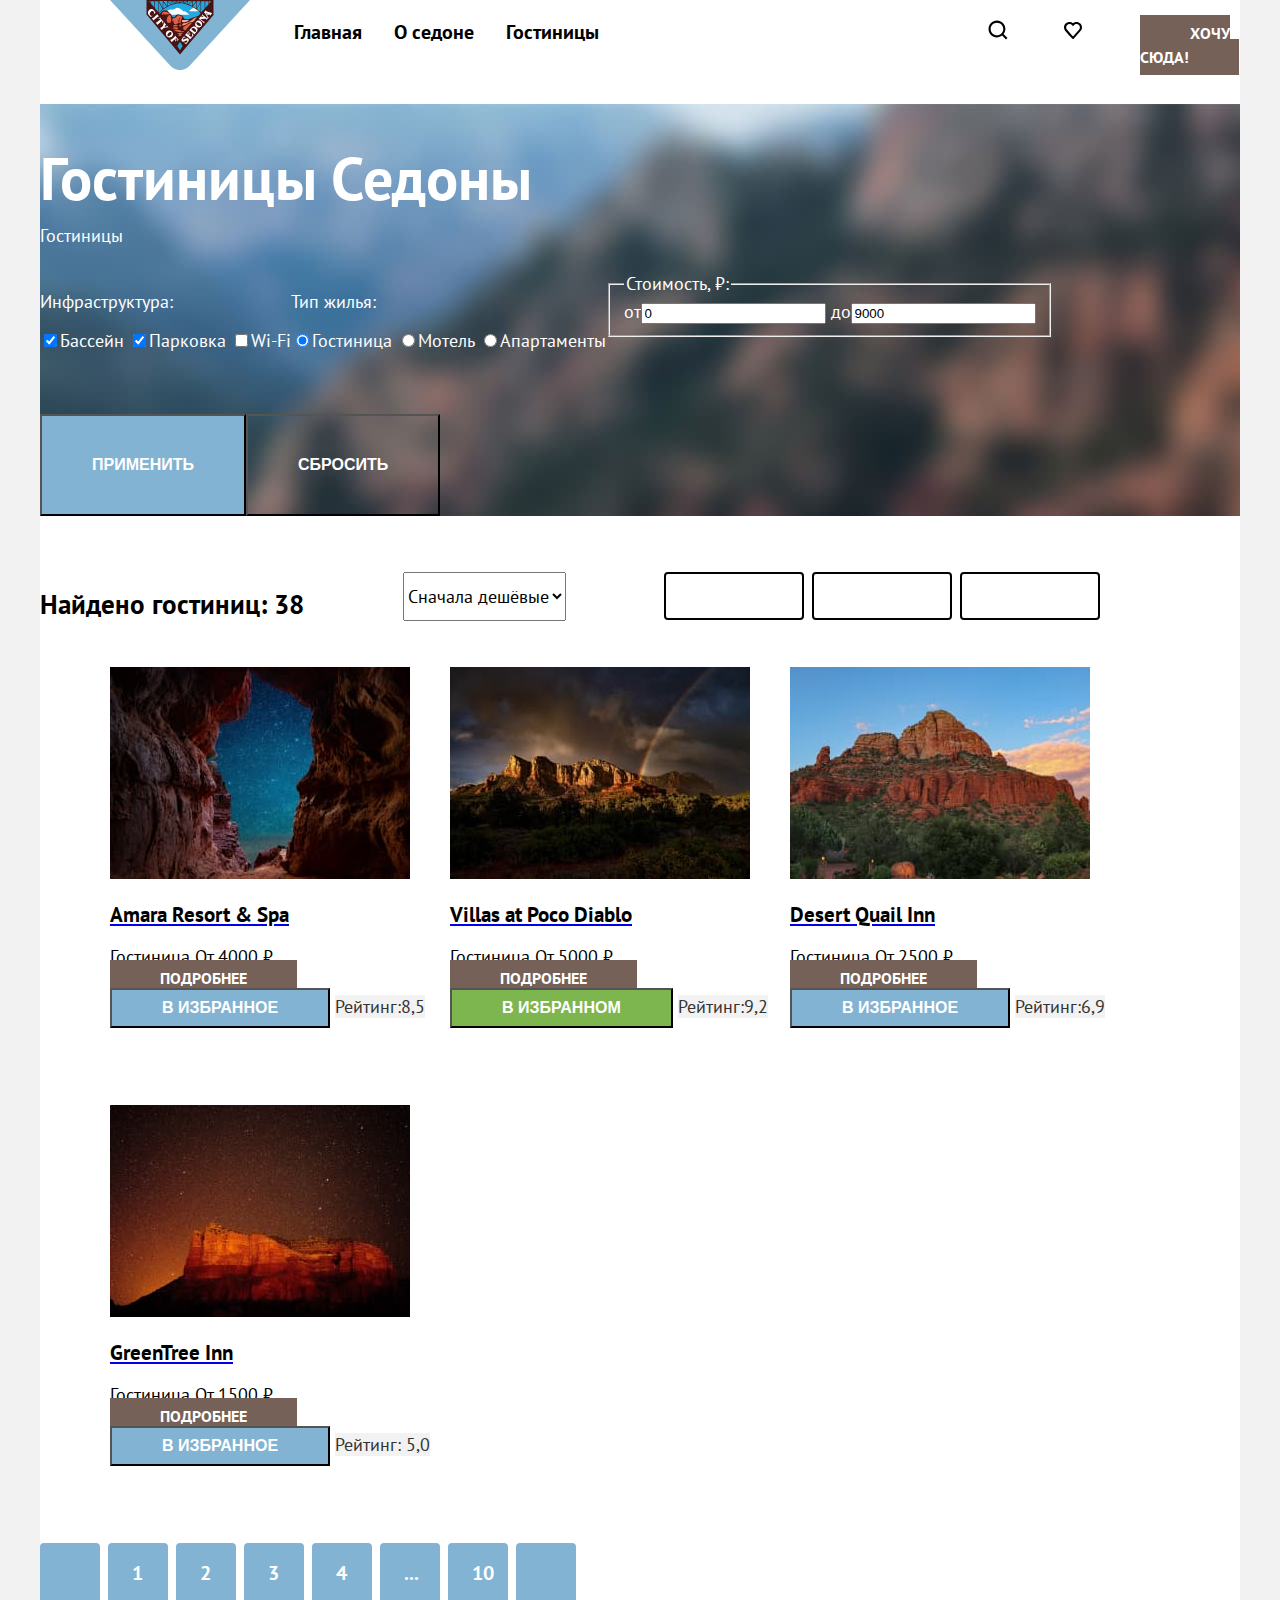
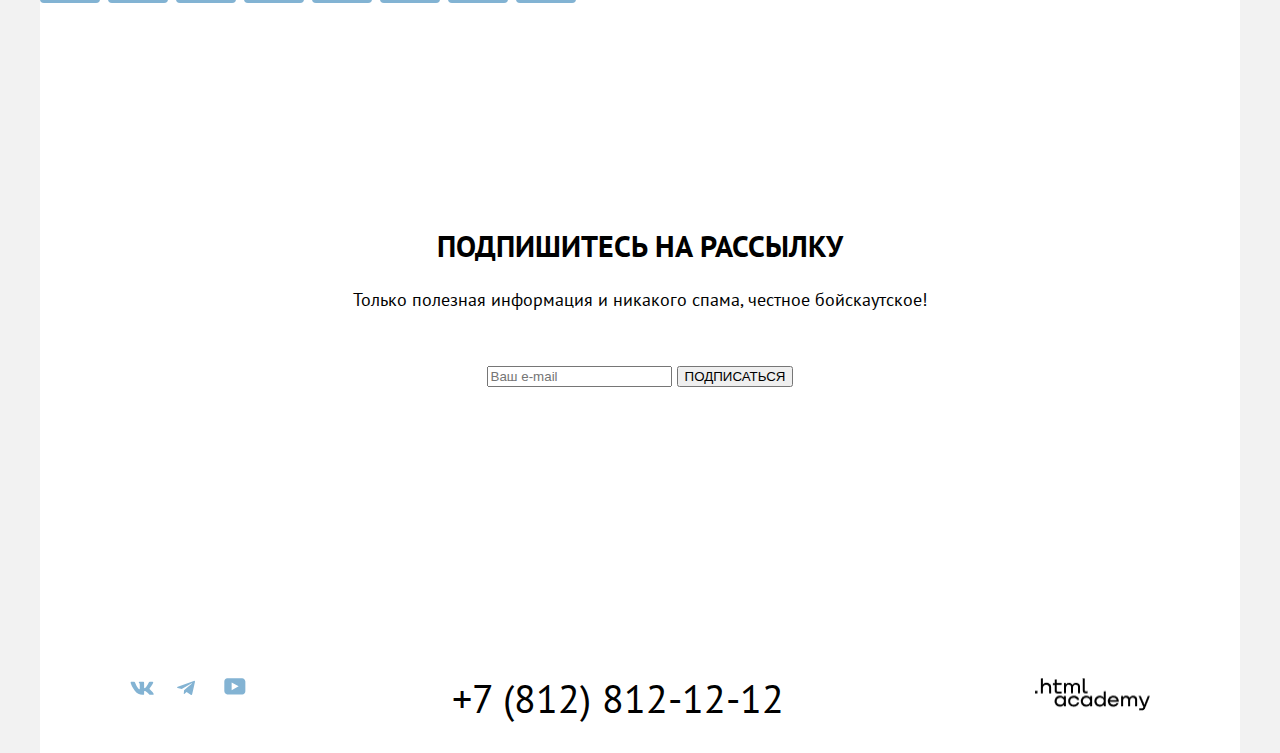
<file: 6/catalog.html>
<!DOCTYPE html>
<html lang="ru">
  <head>
    <meta charset="utf-8">
    <title>HTML Academy: Седона</title>
    <link rel="stylesheet" href="styles/styles.css">
    <base href="https://htmlacademy-htmlcss.github.io/1353497-sedona-37/6/">
</head>
  <body>
    <div class="page-container">
      <header class="page-header">
        <div class="logo"><a href="index.html">
          <img src="images/logo-sedona.svg" width="140" height="70" alt="Логотип сайта города Седона"></a>
        </div>
        <nav class="navigation">
          <ul class="navigation-list">
            <li class="navigation-item">
              <a class="navigation-link" href="#">Главная</a>
            </li>
            <li class="navigation-item">
              <a class="navigation-link" href="#">О седоне</a>
            </li>
            <li class="navigation-item">
              <a class="navigation-link" href="#">Гостиницы</a>
            </li>
          </ul>
          <ul class="navigation-user">
            <li class="navigation-link">
              <a class="search" href="#"><img src="images/search.svg" width="20" height="20" alt="Поиск"></a>
            </li>
            <li class="navigation-link">
              <a class="heart" href="#"><img src="images/heart.svg" width="18" height="17" alt="Добавить в избранное"></a>
            </li>
            <li class="navigation-link">
              <a class="button-want" href="#">Хочу сюда!</a>
            </li>
          </ul>
        </nav>
      </header>
      <main class="main-container main-inner">
        <section class="hotels light">
          <div class="hotels-filter">
            <h1 class="title-hotels">Гостиницы Седоны</h1>
            <a class="breadcrumbs light" href="#">Гостиницы</a>
          </div>


          <div class="infrastructure">
            <p>Инфраструктура:</p>
            <form action="#">
              <label>
                <input type="checkbox" name="Pool" value="Бассейн" checked>Бассейн
              </label>
              <label>
                <input type="checkbox" name="parking" value="c" checked>Парковка
              </label>
              <label>
                <input type="checkbox" name="Wi-Fi" value="Wi-Fi">Wi-Fi
              </label>
            </form>
          </div>
          <div>
            <p>Тип жилья:</p>
            <form action="#">
              <label>
                <input type="radio" name="hotel" value="Бассейн" checked>Гостиница
              </label>
              <label>
                <input type="radio" name="motel" value="c">Мотель
              </label>
              <label>
                <input type="radio" name="Apartments" value="Wi-Fi">Апартаменты
              </label>
            </form>
          </div>

          <form action="#" method="get">
            <fieldset>
              <legend>Стоимость, <span>₽:</span></legend>
              <label>от<input type="text" value="0"></label>
              <label>до<input type="text" value="9000"></label>
            </fieldset>
          </form>
          <input class="button аccept" type="submit" value="Применить">
          <input class="button reset" type="submit" value="Сбросить">
        </section>
        <section class="catalog">
          <h2>Найдено гостиниц: 38</h2>
          <select class="select-control" aria-label="Сортировка">
            <option value="cheap">Сначала дешёвые</option>
            <option aria-label="Сначала популярное"></option>
            <option aria-label="Сначала дорогое"></option>
          </select>
          <div class="view">
            <a class="button" href="#">
              <span class="visually-hidden">Плитка</span>
            </a>
            <a class="button" href="#">
              <span class="visually-hidden">На ширину окна</span>
            </a>
            <a class="button" href="#">
              <span class="visually-hidden">Список</span>
            </a>
          </div>
        </section>
        <ul class="cards">
          <li class="card">
              <a class="product-card-link" href="#">
              <img class="product-card-img" src="images/catalog-hotel-1.jpg" width="300" height="212" alt="Ущелье с видом на ночное звездное небо">
              <h3 class="product-card-title">Amara Resort & Spa</h3>
            </a>
                <span class="card-price-name">Гостиница</span>
                <span class="card-price-value">От 4000 ₽</span>
                <a class="button details" href="#">подробнее</a>
                <button class="button add" type="submit">в избранное</button>
                <span class="rating" type="submit">Рейтинг:8,5</span>
                <p class="stars-star-4">
                  <span class="visually-hidden">4 звезды</span>
                </p>
          </li>
          <li class="card">
            <a class="product-card-link" href="#">
            <img class="product-card-img" src="images/catalog-hotel-2.jpg" width="300" height="212" alt="Вид гор на фоне облаков и радуги">
            <h3 class="product-card-title">Villas at Poco Diablo</h3>
          </a>
              <span class="card-price-name">Гостиница</span>
              <span class="card-price-value">От 5000 ₽</span>
              <a class="button details" href="#">подробнее</a>
              <button class="button added" type="submit">в избранном</button>
              <span class="rating" type="submit">Рейтинг:9,2</span>
              <p class="stars-star-4">
                <span class="visually-hidden">4 звезды</span>
              </p>
        </li>
        <li class="card">
          <a class="product-card-link" href="#">
          <img class="product-card-img" src="images/catalog-hotel-3.jpg" width="300" height="212" alt="Горы с деревьями на фоне чистого неба">
          <h3 class="product-card-title">Desert Quail Inn</h3>
        </a>
            <span class="card-price-name">Гостиница</span>
            <span class="card-price-value">От 2500 ₽</span>
            <a class="button details" href="#">подробнее</a>
            <button class="button add" type="submit">в избранное</button>
            <span class="rating" type="submit">Рейтинг:6,9</span>
            <p class="stars-star-3">
              <span class="visually-hidden">3 звезды</span>
            </p>
      </li>
      <li class="card">
        <a class="product-card-link" href="#">
        <img class="product-card-img" src="images/catalog-hotel-4.jpg" width="300" height="212" alt="Горы на фоне звездного неба">
        <h3 class="product-card-title">GreenTree Inn</h3>
      </a>
          <span class="card-price-name">Гостиница</span>
          <span class="card-price-value">От 1500 ₽</span>
          <a class="button details" href="#">подробнее</a>
          <button class="button add" type="submit">в избранное</button>
          <span class="rating" type="submit">Рейтинг: 5,0</span>
          <p class="stars-star-2">
            <span class="visually-hidden">2 звезды</span>
          </p>
    </li>
        </ul>
           <ul class="pagination">
            <li class="pagination-item">
              <a class="pagination-link pagination-prev pagination-disabled">
                <span class="visually-hidden">Предыдущая страница</span>
              </a>
            </li>
            <li class="pagination-item">
              <a class="pagination-link pagination-current">1</a>
            </li>
            <li class="pagination-item">
              <a class="pagination-link" href="#">2</a>
            </li>
            <li class="pagination-item">
              <a class="pagination-link" href="#">3</a>
            </li>
            <li class="pagination-item">
              <a class="pagination-link" href="#">4</a>
            </li>
            <li class="pagination-item">
              <a class="pagination-link" href="#">...</a>
            </li>
            <li class="pagination-item">
              <a class="pagination-link" href="#">10</a>
            </li>
            <li class="pagination-item">
              <a class="pagination-link pagination-next" href="#">
                <span class="visually-hidden">Следующая страница</span>
              </a>
            </li>
          </ul>
          <section class="subscription">
            <h2 class="title">Подпишитесь на рассылку</h2>
            <p class="search-description">
              Только полезная информация и никакого спама, честное бойскаутское!
            </p>
            <form class="subscription-form" action="https://echo.htmlacademy.ru/" method="post">
                <input type="email" name="subscription-mailto" placeholder="Ваш e-mail">
                <button class="button-blue" type="submit">ПОДПИСАТЬСЯ</button>
            </form>
          </section>
      </main>
      <footer class="page-footer">
        <ul class="social-list">
          <li class="social-list-item">
            <a class="vk" href="https://vk.com/htmlacademy.ru/">
              <img src="images/vkontakte.svg" width="24" height="14" alt="Вконтакте">
            </a>
          </li>
          <li class="social-list-item">
            <a class="telegram" href="https://t.me/htmlacademy.ru/">
              <img src="images/telegram.svg" width="18" height="15" alt="Телеграмм">
           </a>
          </li>
          <li class="social-list-item">
            <a class="youtube" href="https://www.youtube.com/user/htmlacademy.ru">
              <img src="images/youtube.svg" width="22" height="17" alt="Ютуб">
            </a>
          </li>
        </ul>
        <span class="phone">
          <a class="phone" href="tel:+78128121212">+7 (812) 812-12-12</a>
        </span>
        <div class="logo"><a class="copyright" href="https://htmlacademy.ru/">
          <img src="images/logo-html-academy.png" width="115" height="33" alt="Логотип сайта html академии"></a>
        </div>
      </footer>
      </main>
    </div>
  </body>
      </html>
</file>
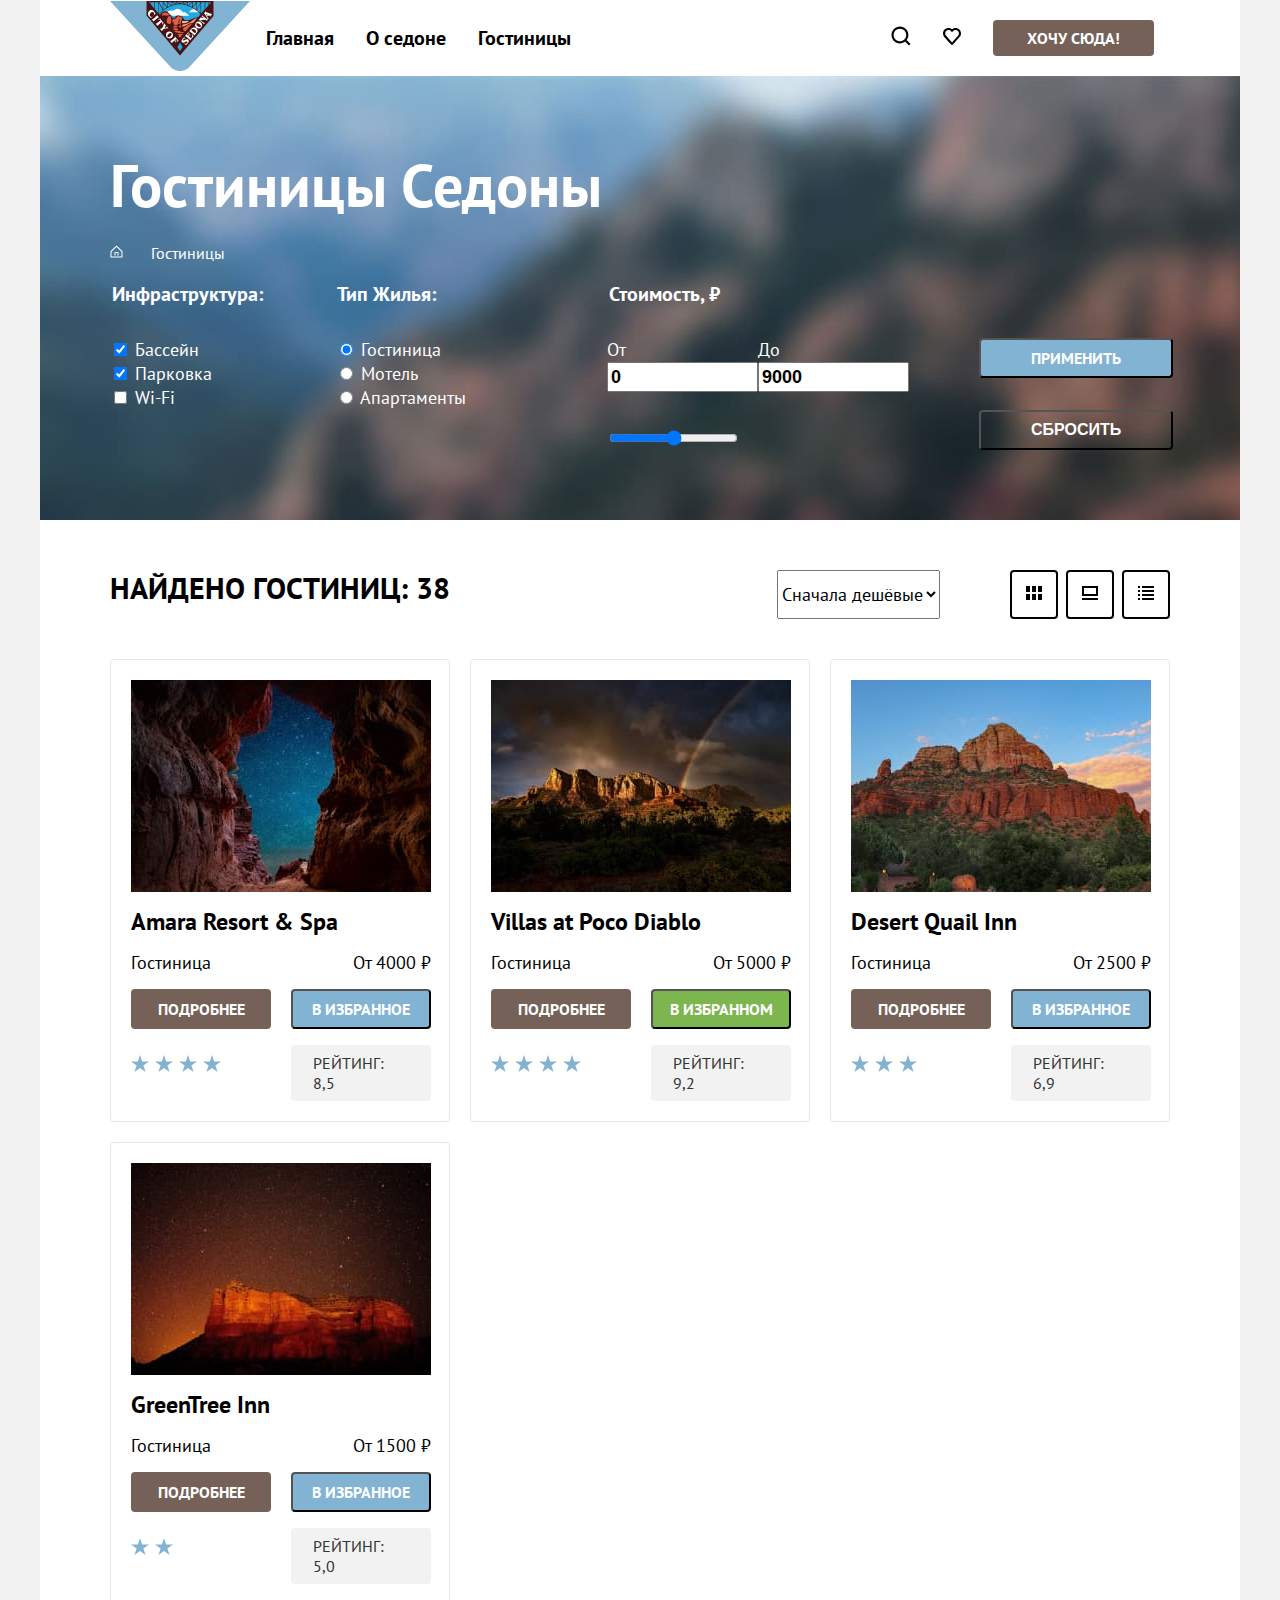
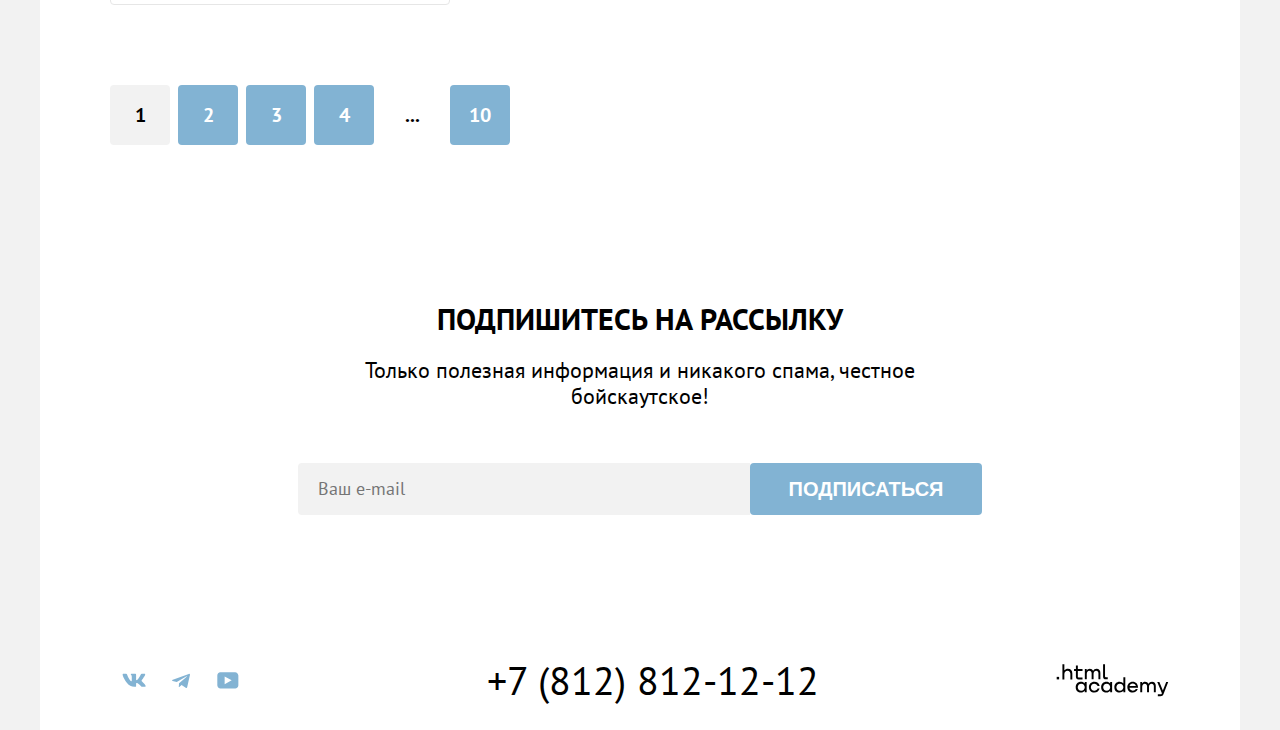
<file: 7/catalog.html>
<!DOCTYPE html>
<html lang="ru">
  <head>
    <meta charset="utf-8">
    <title>HTML Academy: Седона</title>
    <link rel="stylesheet" href="styles/styles.css">
    <base href="https://htmlacademy-htmlcss.github.io/1353497-sedona-37/7/">
</head>
  <body>
    <div class="page-container">
      <header class="page-header">
        <nav class="navigation">
          <ul class="navigation-list">
            <li class="navigation-item">
              <a href="index.html" class="logo">
                <img src="images/logo-sedona.svg" width="140" height="70" alt="Логотип сайта города Седона"></a>
            </li>
            <li class="navigation-item">
              <a class="navigation-link" href="index.html">Главная</a>
            </li>
            <li class="navigation-item">
              <a class="navigation-link" href="#">О седоне</a>
            </li>
            <li class="navigation-item">
              <a class="navigation-link" href="catalog.html">Гостиницы</a>
            </li>
          </ul>
          <ul class="navigation-list navigation-user">
            <li class="navigation-link">
              <a class="search" href="#"><img src="images/search.svg" width="20" height="20" alt="Поиск"></a>
            </li>
            <li class="navigation-link">
              <a class="heart" href="#"><img src="images/heart.svg" width="18" height="17" alt="Добавить в избранное"></a>
            </li>
            <li class="navigation-link">
              <a class="button-want" href="#">Хочу сюда!</a>
            </li>
          </ul>
        </nav>
      </header>

      <main class="main-container main-inner">
        <section class="filter-wrapper">
          <div class="hotels-filter">
            <h1 class="title-catalog">Гостиницы Седоны</h1>
            <ol class="breadcrumbs-list">
              <li class="breadcrumbs-item">
                <a class="breadcrumbs-link home" href="index.html">
                  <span class="visually-hidden" aria-hidden="true">Главная</span>
                </a>
              </li>
               <li class="breadcrumbs-item">
                <a class="breadcrumbs-link" href="#">Гостиницы</a>
               </li>
            </ol>
          </div>
            <section class="catalog-filters">
                <h2 class="visually-hidden" aria-hidden="true">Список товаров с фильтрами</h2>
                <form class="catalog-filter" action="#" method="get">
                  <div class="filter-item">
                    <fieldset class="catalog-filter-group">
                      <legend class="catalog-filter-title">Инфраструктура:</legend>
                      <ul class="catalog-filter-list">
                        <li class="catalog-filter-item">
                          <label class="control">
                              <input class="control-input" type="checkbox" name="pool" checked>
                              Бассейн
                          </label>
                        </li>
                        <li class="catalog-filter-item">
                          <label class="control">
                            <input class="control-input" type="checkbox" name="parking" checked>
                            Парковка
                          </label>
                        </li>
                        <li class="catalog-filter-item">
                          <label class="control">
                            <input class="control-input" type="checkbox" name="wi-fi">
                            Wi-Fi
                          </label>
                        </li>
                      </ul>
                    </fieldset>
                    <fieldset class="catalog-filter-group">
                      <legend class="catalog-filter-title">Тип жилья:</legend>
                      <ul class="catalog-filter-list">
                        <li class="catalog-filter-item">
                          <label class="control">
                            <input class="control-input" type="radio" name="control-group" value="hotel" checked>
                            Гостиница
                          </label>
                        </li>
                        <li class="catalog-filter-item">
                          <label class="control">
                            <input class="control-input" type="radio" name="control-group" value="motel" >
                            Мотель
                          </label>
                        </li>
                        <li class="catalog-filter-item">
                          <label class="control">
                            <input class="control-input" type="radio" name="control-group" value="apartments">
                            Апартаменты
                          </label>
                        </li>
                      </ul>
                    </fieldset>
                  </div>
                  <div class="filter-price">
                    <fieldset class="catalog-filter-group group-price">
                      <legend class="catalog-filter-title">Стоимость, ₽</legend>
                      <div class="input-wrapper">
                        <label class="control">От
                          <input class="control-input" placeholder="от" type="text" name="control-group" value="0" >
                        <!-- <input class="field-email" type="field-email" name="subscription-mailto" placeholder="Ваш e-mail"> -->
                        </label>
                        <label class="control">До
                          <input class="control-input" type="text" name="control-group" value="9000" >
                        </label>
                      </div>
                      <input class="range" type="range" id="range-price" name="price" min="0" max="14000">
                    </fieldset>
                    <div class="button-wrapper">
                      <button class="button аccept" type="submit">применить</button>
                      <button class="button reset" type="reset">сбросить</button>
                    </div>
                  </div>
                </form>
              </section>
          </section>
          <div class="catalog-page">
            <section class="catalog">
              <h2 class="title">Найдено гостиниц: 38</h2>
              <select class="select-control" aria-label="Сортировка">
                <option value="cheap">Сначала дешёвые</option>
                <option aria-label="Сначала популярное"></option>
                <option aria-label="Сначала дорогое"></option>
              </select>
              <div class="view">
                <a class="button-view" href="#">
                  <img src="images/view-tile.svg" width="16" height="14" alt="Плитка">
                  <span class="visually-hidden">Плитка</span>
                </a>
                <a class="button-view" href="#">
                  <img src="images/view-screen.svg" width="16" height="14" alt="На ширину окна">
                  <span class="visually-hidden">На ширину окна</span>
                </a>
                <a class="button-view" href="#">
                  <img src="images/view-list.svg" width="16" height="14" alt="Список">
                  <span class="visually-hidden">Список</span>
                </a>
              </div>
            </section>
            <ul class="cards">
              <li class="card">
                <a class="product-card-link" href="#">
                  <img class="product-card-img" src="images/catalog-hotel-1.jpg" width="300" height="212" alt="Ущелье с видом на ночное звездное небо">
                </a>
                  <h3 class="product-card-title">Amara Resort & Spa</h3>
                  <p class="card-price-name">Гостиница</p>
                  <span class="card-price-value">От 4000 ₽</span>
                  <a class="button details" href="#">подробнее</a>
                  <button class="button add" type="submit">в избранное</button>
                  <p class="stars-star-4"></p>
                  <p class="rating" type="submit">Рейтинг: 8,5</p>
                  <span class="visually-hidden">4 звезды</span>
              </li>
              <li class="card">
                <a class="product-card-link" href="#">
                  <img class="product-card-img" src="images/catalog-hotel-2.jpg" width="300" height="212" alt="Вид гор на фоне облаков и радуги">
                </a>
                  <h3 class="product-card-title">Villas at Poco Diablo</h3>
                  <p class="card-price-name">Гостиница</p>
                  <span class="card-price-value">От 5000 ₽</span>
                  <a class="button details" href="#">подробнее</a>
                  <button class="button added" type="submit">в избранном</button>
                  <p class="stars-star-4"></p>
                  <p class="rating" type="submit">Рейтинг: 9,2</p>
                  <span class="visually-hidden">4 звезды</span>
              </li>
              <li class="card">
                <a class="product-card-link" href="#">
                  <img class="product-card-img" src="images/catalog-hotel-3.jpg" width="300" height="212" alt="Горы с деревьями на фоне чистого неба">
               </a>
                  <h3 class="product-card-title">Desert Quail Inn</h3>
                  <p class="card-price-name">Гостиница</p>
                  <span class="card-price-value">От 2500 ₽</span>
                  <a class="button details" href="#">подробнее</a>
                  <button class="button add" type="submit">в избранное</button>
                  <p class="stars-star-3"></p>
                  <p class="rating" type="submit">Рейтинг: 6,9</p>
                  <span class="visually-hidden">3 звезды</span>
              </li>
                <li class="card">
                  <a class="product-card-link" href="#">
                    <img class="product-card-img" src="images/catalog-hotel-4.jpg" width="300" height="212" alt="Горы на фоне звездного неба">
                  </a>
                    <h3 class="product-card-title">GreenTree Inn</h3>
                    <p class="card-price-name">Гостиница</p>
                    <span class="card-price-value">От 1500 ₽</span>
                    <a class="button details" href="#">подробнее</a>
                    <button class="button add" type="submit">в избранное</button>
                    <p class="stars-star-2"></p>
                    <p class="rating" type="submit">Рейтинг: 5,0</p>
                    <span class="visually-hidden">2 звезды</span>
              </li>
            </ul>
               <ul class="pagination">
                <!-- <li class="pagination-item">
                  <a class="pagination-link pagination-prev pagination-disabled">
                    <span class="visually-hidden">Предыдущая страница</span>
                  </a>
                </li> -->
                <li class="pagination-item">
                  <a class="pagination-link pagination-current">1</a>
                </li>
                <li class="pagination-item">
                  <a class="pagination-link" href="#">2</a>
                </li>
                <li class="pagination-item">
                  <a class="pagination-link" href="#">3</a>
                </li>
                <li class="pagination-item">
                  <a class="pagination-link" href="#">4</a>
                </li>
                <li class="pagination-item">
                  <a class="pagination-link pagination-points" href="#">...</a>
                </li>
                <li class="pagination-item">
                  <a class="pagination-link" href="#">10</a>
                </li>
                <!-- <li class="pagination-item">
                  <a class="pagination-link pagination-next" href="#">
                    <span class="visually-hidden">Следующая страница</span>
                  </a>
                </li> -->
              </ul>
          </div>
          <section class="subscription">
            <h2 class="title">Подпишитесь на рассылку</h2>
            <p class="search-description">
              Только полезная информация и никакого спама, честное бойскаутское!
            </p>
            <form class="subscription-form" action="https://echo.htmlacademy.ru/" method="post">
                <input class="field-email" type="field-email" name="subscription-mailto" placeholder="Ваш e-mail">
                <button class="subscription-button" type="submit">ПОДПИСАТЬСЯ</button>
            </form>
          </section>
      </main>
      <footer class="page-footer">
        <ul class="social-list">
          <li class="social-list-item">
            <a class="button-icon" href="https://vk.com/htmlacademy.ru/">
              <img src="images/vkontakte.svg" width="24" height="14" alt="Вконтакте">
            </a>
          </li>
          <li class="social-list-item">
            <a class="button-icon" href="https://t.me/htmlacademy.ru/">
              <img src="images/telegram.svg" width="18" height="15" alt="Телеграмм">
           </a>
          </li>
          <li class="social-list-item">
            <a class="button-icon" href="https://www.youtube.com/user/htmlacademy.ru">
              <img src="images/youtube.svg" width="22" height="17" alt="Ютуб">
            </a>
          </li>
        </ul>
        <span class="phone">
          <a class="phone" href="tel:+78128121212">+7 (812) 812-12-12</a>
        </span>
          <a class="copyright" href="https://htmlacademy.ru/">
          <img src="images/logo-html-academy.svg" width="115" height="33" alt="Логотип сайта html академии"></a>
      </footer>
      </main>
    </div>
  </body>
      </html>
</file>
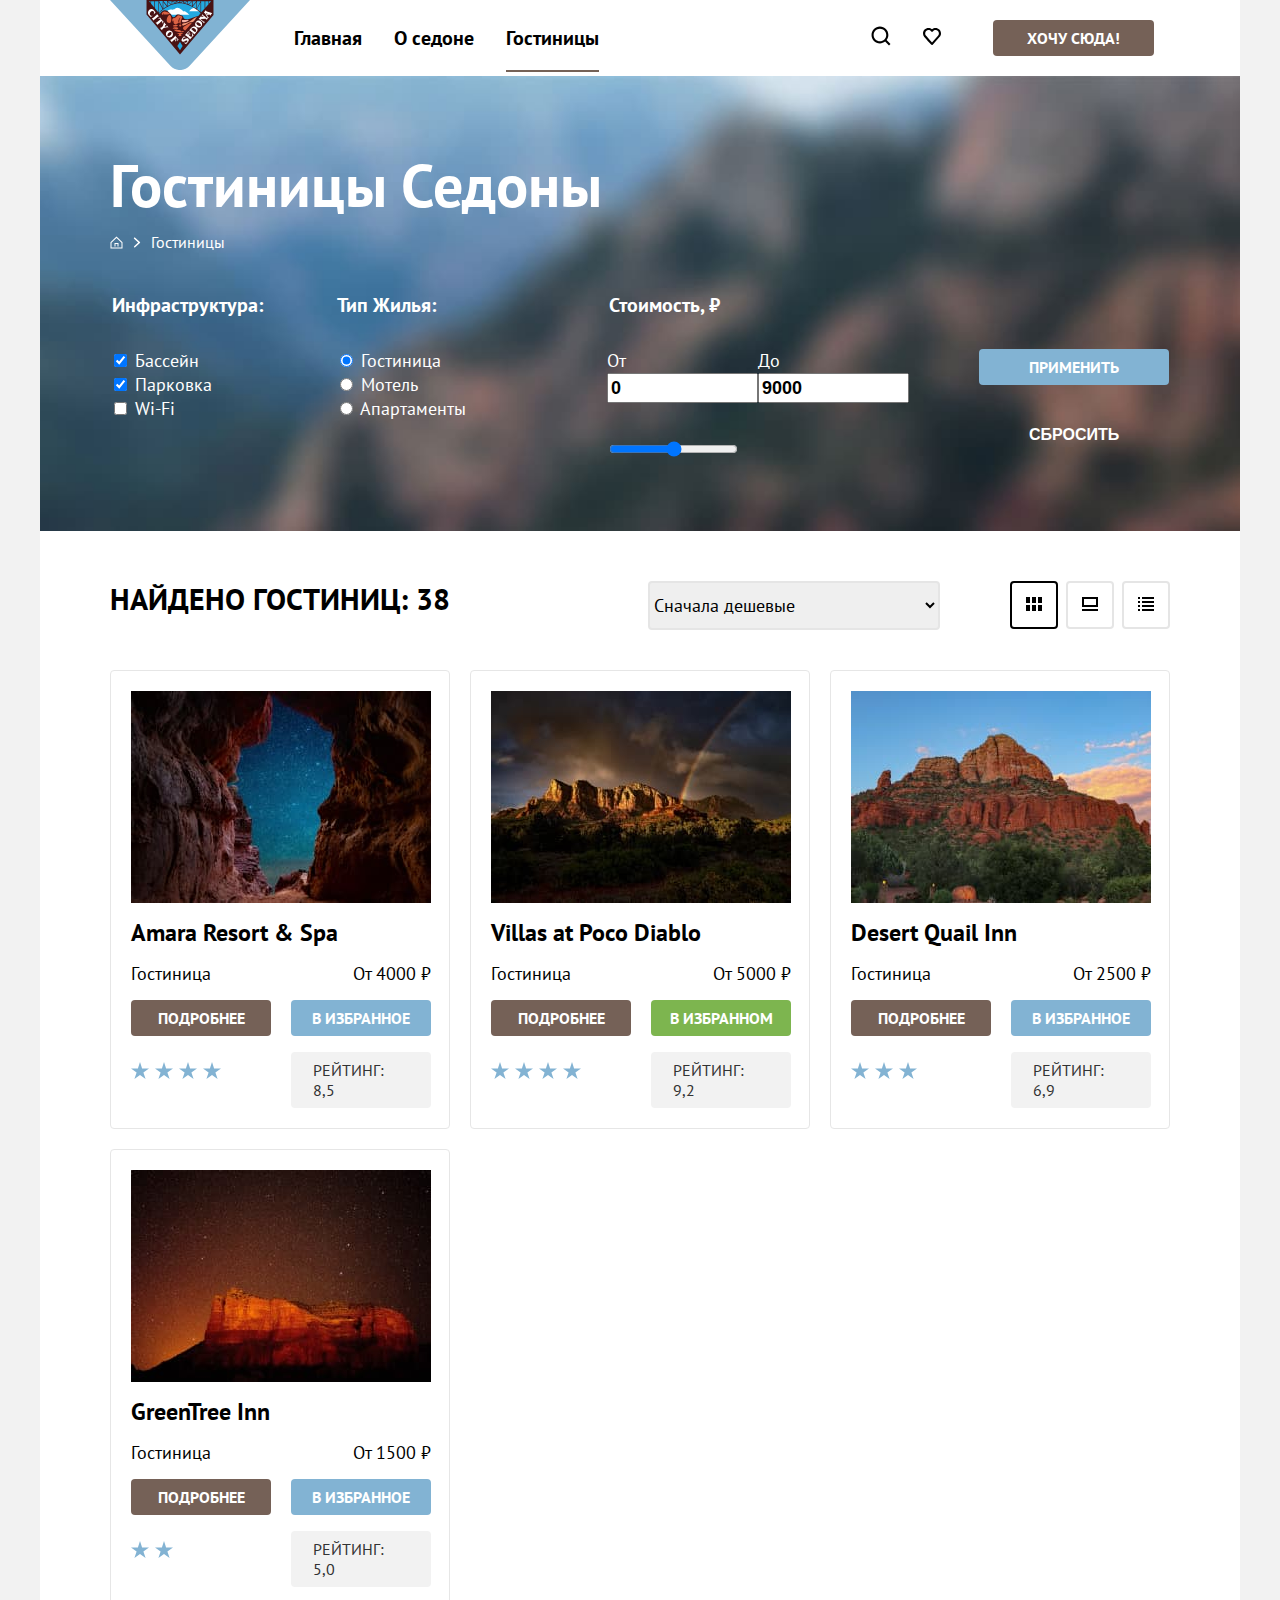
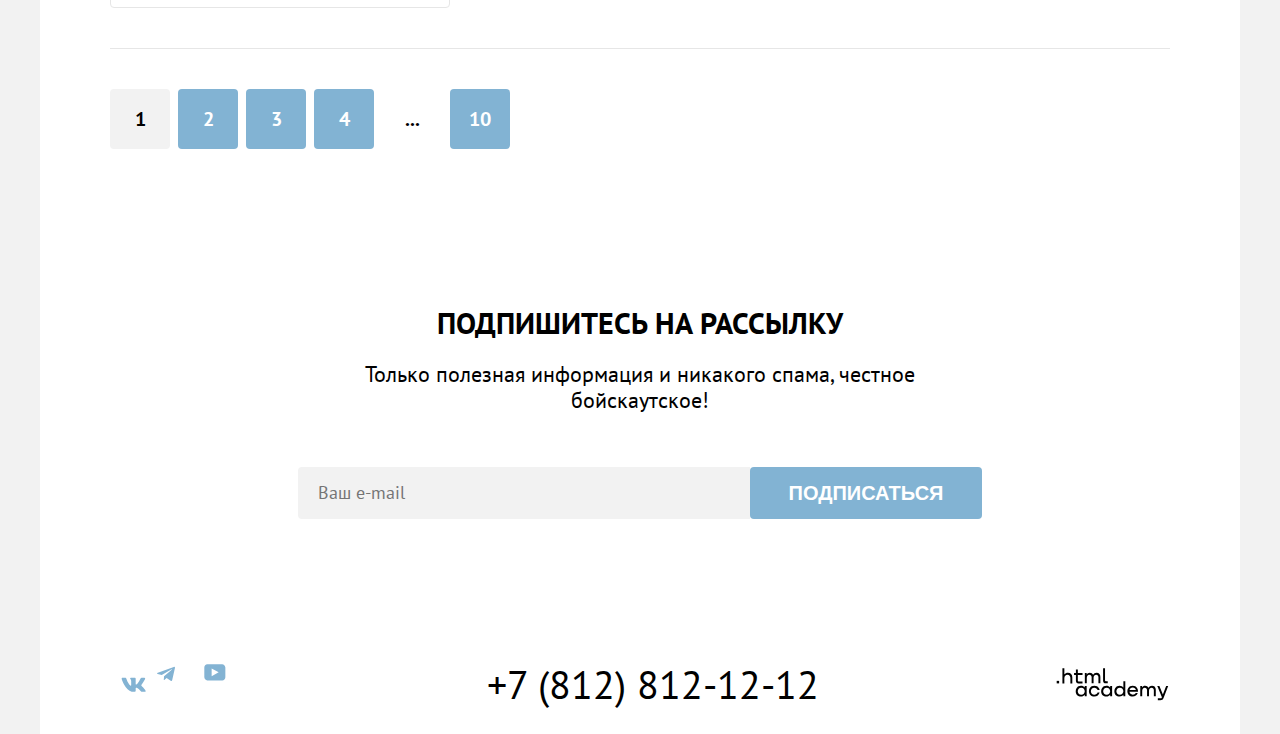
<file: 8/catalog.html>
<!DOCTYPE html>
<html lang="ru">
  <head>
    <meta charset="utf-8">
    <title>HTML Academy: Седона</title>
    <link rel="stylesheet" href="styles/styles.css">
    <base href="https://htmlacademy-htmlcss.github.io/1353497-sedona-37/8/">
</head>
  <body>
    <div class="page-container">
      <header class="page-header">
        <nav class="navigation">
          <a href="index.html" class="logo">
            <img src="images/logo-sedona.svg" width="140" height="70" alt="Логотип сайта города Седона"></a>
          <ul class="navigation-list">
            <li class="navigation-item">
              <a class="navigation-link" href="index.html">Главная</a>
            </li>
            <li class="navigation-item">
              <a class="navigation-link" href="#">О седоне</a>
            </li>
            <li class="navigation-item nav-active">
              <a class="navigation-link" href="catalog.html">Гостиницы</a>
            </li>
          </ul>
          <ul class="navigation-list navigation-user">
            <li class="navigation-link">
              <a class="search" href="#"><img src="images/search.svg" width="20" height="20" alt="Поиск"></a>
            </li>
            <li class="navigation-link">
              <a class="heart" href="#"><img src="images/heart.svg" width="18" height="17" alt="Добавить в избранное"></a>
            </li>
            <li class="navigation-link">
              <a class="button-want" href="#">Хочу сюда!</a>
            </li>
          </ul>
        </nav>
      </header>

      <main class="main-container main-inner">
        <section class="filter-wrapper">
          <div class="hotels-filter">
            <h1 class="title-catalog">Гостиницы Седоны</h1>
            <ol class="breadcrumbs-list">
              <li class="breadcrumbs-item">
                <a class="breadcrumbs-link home" href="index.html">
                  <span class="visually-hidden" aria-hidden="true">Главная</span>
                </a>
              </li>
               <li class="breadcrumbs-item">
                <a class="breadcrumbs-link" href="#">Гостиницы</a>
               </li>
            </ol>
          </div>
                <h2 class="visually-hidden" aria-hidden="true">Список товаров с фильтрами</h2>
                <form class="catalog-filter" action="#" method="get">
                  <div class="filter-item">
                    <fieldset class="catalog-filter-group">
                      <legend class="catalog-filter-title">Инфраструктура:</legend>
                      <ul class="catalog-filter-list">
                        <li class="catalog-filter-item">
                          <label class="control">
                              <input class="control-input" type="checkbox" name="pool" checked>
                              Бассейн
                          </label>
                        </li>
                        <li class="catalog-filter-item">
                          <label class="control">
                            <input class="control-input" type="checkbox" name="parking" checked>
                            Парковка
                          </label>
                        </li>
                        <li class="catalog-filter-item">
                          <label class="control">
                            <input class="control-input" type="checkbox" name="wi-fi">
                            Wi-Fi
                          </label>
                        </li>
                      </ul>
                    </fieldset>
                    <fieldset class="catalog-filter-group">
                      <legend class="catalog-filter-title">Тип жилья:</legend>
                      <ul class="catalog-filter-list">
                        <li class="catalog-filter-item">
                          <label class="control">
                            <input class="control-input" type="radio" name="control-group" value="hotel" checked>
                            Гостиница
                          </label>
                        </li>
                        <li class="catalog-filter-item">
                          <label class="control">
                            <input class="control-input" type="radio" name="control-group" value="motel" >
                            Мотель
                          </label>
                        </li>
                        <li class="catalog-filter-item">
                          <label class="control">
                            <input class="control-input" type="radio" name="control-group" value="apartments">
                            Апартаменты
                          </label>
                        </li>
                      </ul>
                    </fieldset>
                  </div>
                  <div class="filter-price">
                    <fieldset class="catalog-filter-group group-price">
                      <legend class="catalog-filter-title">Стоимость, ₽</legend>
                      <div class="input-wrapper">
                        <label class="control">От
                          <input class="control-input" placeholder="от" type="text" name="control-group" value="0" >
                        <!-- <input class="field-email" type="field-email" name="subscription-mailto" placeholder="Ваш e-mail"> -->
                        </label>
                        <label class="control">До
                          <input class="control-input" type="text" name="control-group" value="9000" >
                        </label>
                      </div>
                      <input class="range" type="range" id="range-price" name="price" min="0" max="14000">
                    </fieldset>
                    <div class="button-wrapper">
                      <button class="button аccept" type="submit">применить</button>
                      <button class="button reset" type="reset">сбросить</button>
                    </div>
                  </div>
                </form>
          </section>
          <div class="catalog-page">
            <section class="catalog">
              <h2 class="title">Найдено гостиниц: 38</h2>
              <select class="select-control" aria-label="Сортировка">
                <option value="cheap">Сначала дешевые</option>
                <option aria-label="Сначала популярное"></option>
                <option aria-label="Сначала дорогое"></option>
              </select>
              <ul class="view">
                <li>
                  <a class="button-view view-active" href="#">
                    <img src="images/view-tile.svg" width="16" height="14" alt="Плитка">
                    <span class="visually-hidden">Вид галереи плиткой</span>
                  </a>
                </li>
                <li>
                  <a class="button-view" href="#">
                    <img src="images/view-screen.svg" width="16" height="14" alt="На ширину окна">
                    <span class="visually-hidden">Вид галереи на ширину окна</span>
                  </a>
                </li>
                <li>
                  <a class="button-view" href="#">
                    <img src="images/view-list.svg" width="16" height="14" alt="Список">
                    <span class="visually-hidden">Вид галереи списоком</span>
                  </a>
                </li>
              </ul>
            </section>
            <ul class="cards">
              <li class="card">
                <a class="product-card-link" href="#">
                  <img class="product-card-img" src="images/catalog-hotel-1.jpg" width="300" height="212" alt="Ущелье с видом на ночное звездное небо">
                </a>
                  <h3 class="product-card-title">Amara Resort & Spa</h3>
                  <p class="card-price-name">Гостиница</p>
                  <span class="card-price-value">От 4000 ₽</span>
                  <a class="button details" href="#">подробнее</a>
                  <button class="button add" type="submit">в избранное</button>
                  <p class="stars-star-4"></p>
                  <p class="rating" type="submit">Рейтинг: 8,5</p>
                  <span class="visually-hidden">4 звезды</span>
              </li>
              <li class="card">
                <a class="product-card-link" href="#">
                  <img class="product-card-img" src="images/catalog-hotel-2.jpg" width="300" height="212" alt="Вид гор на фоне облаков и радуги">
                </a>
                  <h3 class="product-card-title">Villas at Poco Diablo</h3>
                  <p class="card-price-name">Гостиница</p>
                  <span class="card-price-value">От 5000 ₽</span>
                  <a class="button details" href="#">подробнее</a>
                  <button class="button added" type="submit">в избранном</button>
                  <p class="stars-star-4"></p>
                  <p class="rating" type="submit">Рейтинг: 9,2</p>
                  <span class="visually-hidden">4 звезды</span>
              </li>
              <li class="card">
                <a class="product-card-link" href="#">
                  <img class="product-card-img" src="images/catalog-hotel-3.jpg" width="300" height="212" alt="Горы с деревьями на фоне чистого неба">
               </a>
                  <h3 class="product-card-title">Desert Quail Inn</h3>
                  <p class="card-price-name">Гостиница</p>
                  <span class="card-price-value">От 2500 ₽</span>
                  <a class="button details" href="#">подробнее</a>
                  <button class="button add" type="submit">в избранное</button>
                  <p class="stars-star-3"></p>
                  <p class="rating" type="submit">Рейтинг: 6,9</p>
                  <span class="visually-hidden">3 звезды</span>
              </li>
                <li class="card">
                  <a class="product-card-link" href="#">
                    <img class="product-card-img" src="images/catalog-hotel-4.jpg" width="300" height="212" alt="Горы на фоне звездного неба">
                  </a>
                    <h3 class="product-card-title">GreenTree Inn</h3>
                    <p class="card-price-name">Гостиница</p>
                    <span class="card-price-value">От 1500 ₽</span>
                    <a class="button details" href="#">подробнее</a>
                    <button class="button add" type="submit">в избранное</button>
                    <p class="stars-star-2"></p>
                    <p class="rating" type="submit">Рейтинг: 5,0</p>
                    <span class="visually-hidden">2 звезды</span>
              </li>
            </ul>
               <ul class="pagination">
                <!-- <li class="pagination-item">
                  <a class="pagination-link pagination-prev pagination-disabled">
                    <span class="visually-hidden">Предыдущая страница</span>
                  </a>
                </li> -->
                <li class="pagination-item">
                  <a class="pagination-link pagination-current">1</a>
                </li>
                <li class="pagination-item">
                  <a class="pagination-link" href="#">2</a>
                </li>
                <li class="pagination-item">
                  <a class="pagination-link" href="#">3</a>
                </li>
                <li class="pagination-item">
                  <a class="pagination-link" href="#">4</a>
                </li>
                <li class="pagination-item">
                  <a class="pagination-link pagination-points" href="#">...</a>
                </li>
                <li class="pagination-item">
                  <a class="pagination-link" href="#">10</a>
                </li>
                <!-- <li class="pagination-item">
                  <a class="pagination-link pagination-next" href="#">
                    <span class="visually-hidden">Следующая страница</span>
                  </a>
                </li> -->
              </ul>
          </div>
          <section class="subscription">
            <h2 class="title">Подпишитесь на рассылку</h2>
            <p class="search-description">
              Только полезная информация и никакого спама, честное бойскаутское!
            </p>
            <form class="subscription-form" action="https://echo.htmlacademy.ru/" method="post">
                <input class="field-email" type="field-email" name="subscription-mailto" placeholder="Ваш e-mail">
                <button class="subscription-button" type="submit">ПОДПИСАТЬСЯ</button>
            </form>
          </section>
      </main>
      <footer class="page-footer">
        <ul class="social-list">
          <li class="social-list-item">
            <a class="button-icon" href="https://vk.com/htmlacademy.ru/">
              <svg class="button-icon" aria-hidden="true" focusable="false"
              xmlns="http://www.w3.org/2000/svg" width="25" height="15" viewBox="0 0 25 15" fill="none">
                <path id="facebook" fill="#83B3D3" fill-rule="evenodd"  clip-rule="evenodd"
                d="M24.12 1.8c.16-.54 0-.94-.8-.94H20.7c-.67 0-.98.34-1.15.73 0 0-1.33 3.2-3.22 5.27-.62.6-.9.8-1.23.8-.16 0-.42-.2-.42-.75v-5.1c0-.66-.18-.95-.74-.95H9.82c-.42 0-.67.3-.67.59 0 .62.95.76 1.04 2.51v3.8c0 .83-.15.98-.48.98-.9 0-3.06-3.2-4.35-6.88-.24-.72-.5-1-1.17-1H1.57c-.75 0-.9.34-.9.73 0 .68.89 4.07 4.14 8.55 2.17 3.06 5.23 4.72 8 4.72 1.68 0 1.88-.37 1.88-1v-2.32c0-.74.16-.88.7-.88.38 0 1.05.19 2.6 1.66 1.79 1.75 2.08 2.54 3.08 2.54h2.63c.75 0 1.12-.37.9-1.1-.23-.72-1.08-1.78-2.2-3.02-.62-.71-1.54-1.48-1.82-1.86-.39-.49-.28-.71 0-1.15 0 0 3.2-4.42 3.53-5.93Z"/>
              </svg>
            </a>
          </li>
          <li class="social-list-item">
            <a class="button-icon" href="https://t.me/htmlacademy.ru/">
              <img src="images/telegram.svg" width="18" height="15" alt="Телеграмм">
           </a>
          </li>
          <li class="social-list-item">
            <a class="button-icon" href="https://www.youtube.com/user/htmlacademy.ru">
              <img src="images/youtube.svg" width="22" height="17" alt="Ютуб">
            </a>
          </li>
        </ul>
        <span class="phone">
          <a class="phone" href="tel:+78128121212">+7 (812) 812-12-12</a>
        </span>
          <a class="copyright" href="https://htmlacademy.ru/">
          <img src="images/logo-html-academy.svg" width="115" height="33" alt="Логотип сайта html академии"></a>
      </footer>
      </main>
    </div>
  </body>
      </html>
</file>
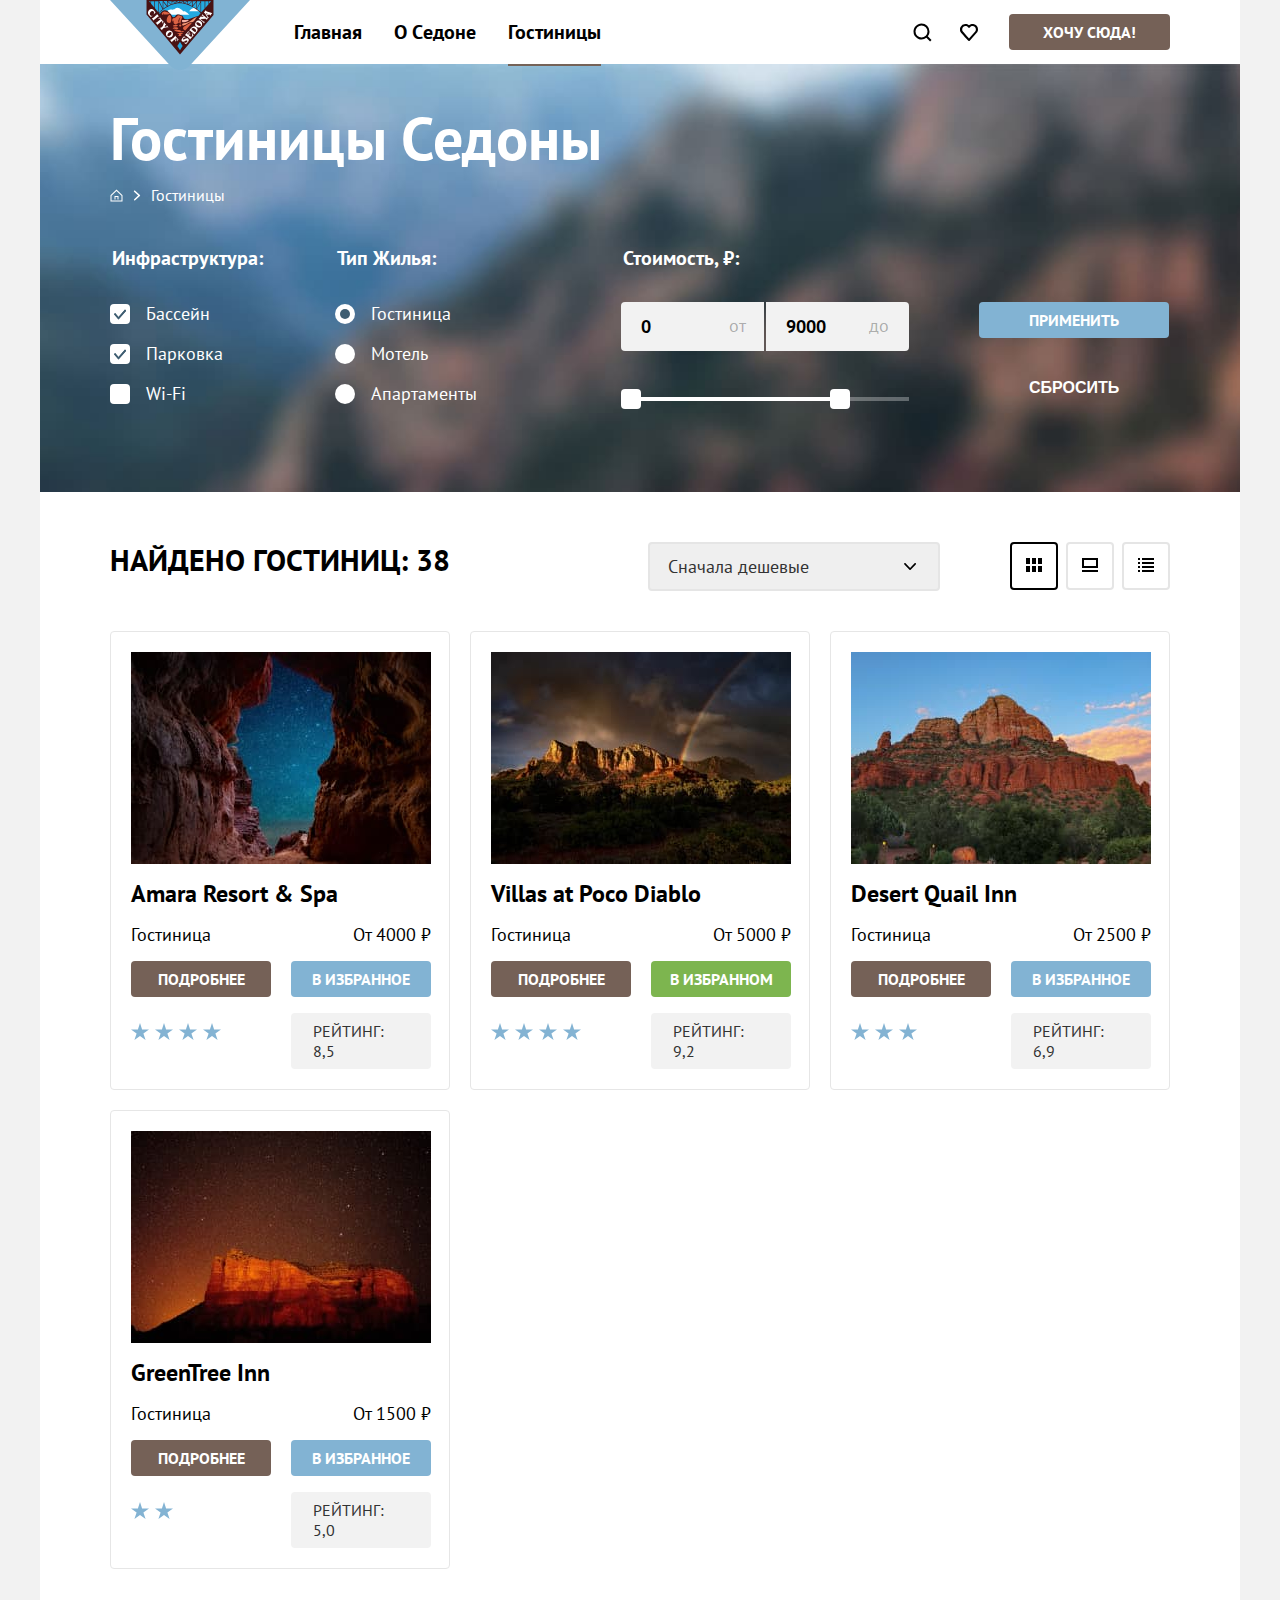
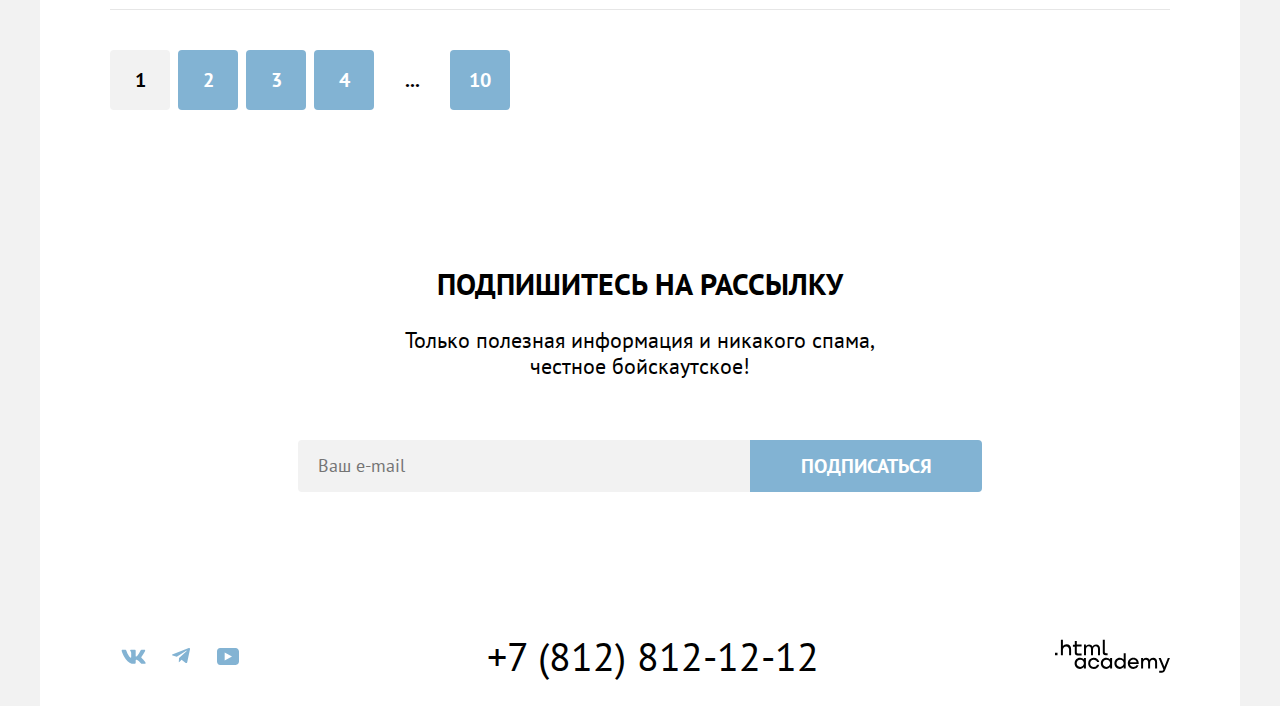
<file: 9/catalog.html>
<!DOCTYPE html>
<html lang="ru">
  <head>
    <meta charset="utf-8">
    <title>HTML Academy: Седона</title>
    <link rel="stylesheet" href="styles/styles.css">
    <base href="https://htmlacademy-htmlcss.github.io/1353497-sedona-37/9/">
</head>
  <body>
    <div class="page-container">
      <header class="page-header">
        <nav class="navigation">
          <a href="index.html">
            <img class="logo" src="images/logo-sedona.svg" width="140" height="70" alt="Логотип сайта города Седона"></a>
          <ul class="navigation-list">
            <li class="navigation-item">
              <a class="navigation-link " href="index.html">Главная</a>
            </li>
            <li class="navigation-item">
              <a class="navigation-link" href="#">О Cедоне</a>
            </li>
            <li class="navigation-item nav-active">
              <a class="navigation-link" href="catalog.html">Гостиницы</a>
            </li>
          </ul>
          <ul class="navigation-list navigation-user">
            <li class="navigation-item">
              <a class="navigation-link navigation-search" href="#">
                <svg class="search-icon"xmlns="http://www.w3.org/2000/svg" width="19" height="19" fill="currentColor" viewBox="0 0 19 19">
                  <path d="m18.5 17-3.7-3.67c1-1.3 1.7-2.98 1.7-4.87A8 8 0 0 0 8.5.5C4.1.5.5 4.18.5 8.56a8 8 0 0 0 12.9 6.26l3.7 3.68 1.4-1.5Zm-10-2.48a6 6 0 0 1-6-5.96 6 6 0 0 1 12 0 6 6 0 0 1-6 5.96Z"/></svg>
                <span class="visually-hidden" aria-hidden="true">Поиск</span>
              </a>
            </li>
            <li class="navigation-item">
              <a class="navigation-link navigation-heart" href="#">
                <svg class="heart-icon" xmlns="http://www.w3.org/2000/svg" width="18" height="17" fill="currentColor" viewBox="0 0 18 17">
                  <path d="M8.9 17a.9.9 0 0 1-.8-.4c-5.4-6.1-6.7-7.5-7-7.9A5.4 5.4 0 0 1 5.5 0C6.8 0 8 .5 9 1.3a5.46 5.46 0 0 1 9 4.1c0 1.3-.5 2.5-1.3 3.4l-7 7.9c-.2.2-.4.3-.8.3Zm-6-9.5c.3.4 3.5 4 6.1 6.9l6.2-7c.5-.5.7-1.2.7-2 0-1.8-1.5-3.3-3.3-3.3-1 0-2 .5-2.7 1.3-.3.3-.6.4-.9.4-.3 0-.6-.2-.8-.4-.7-.8-1.7-1.3-2.7-1.3-1.8 0-3.3 1.5-3.3 3.3-.1.9.3 1.6.7 2.1-.1 0-.1 0 0 0Z"/></svg>
                <span class="visually-hidden" aria-hidden="true">Добавить в избранное</span>
              </a>
            </li>
            <li class="navigation-item">
              <a class="button-want" href="#">Хочу сюда!</a>
            </li>
          </ul>
        </nav>
      </header>
      <main class="main-container main-inner">
        <section class="filter-wrapper">
          <div class="hotels-filter">
            <h1 class="title-catalog">Гостиницы Седоны</h1>
            <ol class="breadcrumbs-list">
              <li class="breadcrumbs-item">
                <a class="breadcrumbs-link home" href="index.html">
                  <span class="visually-hidden" aria-hidden="true">Главная</span>
                </a>
              </li>
               <li class="breadcrumbs-item">
                <a class="breadcrumbs-link" href="#">Гостиницы</a>
               </li>
            </ol>
          </div>
                <h2 class="visually-hidden" aria-hidden="true">Список товаров с фильтрами</h2>
                <form class="catalog-filter" action="#" method="get">
                  <div class="filter-item">
                    <fieldset class="catalog-filter-group">
                      <legend class="catalog-filter-title">Инфраструктура:</legend>
                      <ul class="catalog-filter-list">
                        <li class="catalog-filter-item">
                          <label class="control">
                              <input class="visually-hidden control-input" type="checkbox" name="pool" checked>
                              <span class="control-mark"></span>
                              <span class="control-label">Бассейн</span>
                          </label>
                        </li>
                        <li class="catalog-filter-item">
                          <label class="control">
                            <input class="visually-hidden control-input" type="checkbox" name="parking" checked>
                            <span class="control-mark"></span>
                            <span class="control-label">Парковка</span>
                        </label>
                        </li>
                        <li class="catalog-filter-item">
                          <label class="control">
                            <input class="visually-hidden control-input" type="checkbox" name="wi-fi">
                            <span class="control-mark"></span>
                            <span class="control-label">Wi-Fi</span>
                        </label>
                        </li>
                      </ul>
                    </fieldset>
                    <fieldset class="catalog-filter-group filter-housing">
                      <legend class="catalog-filter-title">Тип жилья:</legend>
                      <ul class="catalog-filter-list">
                        <li class="catalog-filter-item">
                          <label class="control">
                            <input class="visually-hidden control-input" type="radio" name="control-group" value="hotel" checked>
                            <span class="control-mark"></span>
                            <span class="control-label">Гостиница</span>
                          </label>
                        </li>
                        <li class="catalog-filter-item">
                          <label class="control">
                            <input class="visually-hidden control-input" type="radio" name="control-group" value="motel">
                            <span class="control-mark"></span>
                            <span class="control-label">Мотель</span>
                          </label>
                        </li>
                        <li class="catalog-filter-item">
                          <label class="control">
                            <input class="visually-hidden control-input" type="radio" name="control-group" value="apartments">
                            <span class="control-mark"></span>
                            <span class="control-label">Апартаменты</span>
                          </label>
                        </li>
                      </ul>
                    </fieldset>
                  </div>
                  <div class="filter-price">
                    <fieldset class="catalog-filter-group group-price">
                      <legend class="catalog-filter-title">Стоимость, ₽:</legend>
                      <div class="input-wrapper">
                        <label class="control">
                          <span class="input-word">от</span>
                          <input class="control-input start-price" type="number" name="min-price" value="0">
                        </label>
                        <label class="control">
                          <span class="input-word">до</span>
                          <input class="control-input end-price" type="number" name="max-price" value="9000" >
                        </label>
                      </div>
                      <div class="range-scale">
                        <div class="range-bar">
                          <button class="range-toggle toggle-min">
                            <span class="visually-hidden">Изменить минимальную цену.</span>
                          </button>
                          <button class="range-toggle toggle-max">
                            <span class="visually-hidden">Изменить максимальную цену.</span>
                          </button>
                        </div>
                      </div>
                    </fieldset>
                    <div class="button-wrapper">
                      <button class="button аccept" type="submit">применить</button>
                      <button class="button reset" type="reset">сбросить</button>
                    </div>
                  </div>
                </form>
          </section>
          <div class="catalog-page">
            <section class="catalog">
              <h2 class="title">Найдено гостиниц: 38</h2>
              <div class= "select sorting-type">
                <select class="select-control" aria-label="Сортировка">
                  <option value="cheap">Сначала дешевые</option>
                  <option value="popular">Сначала популярное</option>
                  <option value="expensive">Сначала дорогое</option>
                </select>
              </div>
              <ul class="view">
                <li>
                  <a class="button-view view-active" href="#">
                    <img src="images/view-tile.svg" width="16" height="14" alt="Плитка">
                    <span class="visually-hidden">Вид галереи плиткой</span>
                  </a>
                </li>
                <li>
                  <a class="button-view" href="#">
                    <img src="images/view-screen.svg" width="16" height="14" alt="На ширину окна">
                    <span class="visually-hidden">Вид галереи на ширину окна</span>
                  </a>
                </li>
                <li>
                  <a class="button-view" href="#">
                    <img src="images/view-list.svg" width="16" height="14" alt="Список">
                    <span class="visually-hidden">Вид галереи списоком</span>
                  </a>
                </li>
              </ul>
            </section>
            <ul class="cards">
              <li class="card">
                <a class="product-card-link" href="#">
                  <img class="product-card-img" src="images/catalog-hotel-1.jpg" width="300" height="212" alt="Ущелье с видом на ночное звездное небо">
                </a>
                  <h3 class="product-card-title">Amara Resort & Spa</h3>
                  <p class="card-price-name">Гостиница</p>
                  <span class="card-price-value">От 4000 ₽</span>
                  <a class="button details" href="#">подробнее</a>
                  <button class="button add" type="submit">в избранное</button>
                  <p class="stars-star-4"></p>
                  <p class="rating" type="submit">Рейтинг: 8,5</p>
                  <span class="visually-hidden">4 звезды</span>
              </li>
              <li class="card">
                <a class="product-card-link" href="#">
                  <img class="product-card-img" src="images/catalog-hotel-2.jpg" width="300" height="212" alt="Вид гор на фоне облаков и радуги">
                </a>
                  <h3 class="product-card-title">Villas at Poco Diablo</h3>
                  <p class="card-price-name">Гостиница</p>
                  <span class="card-price-value">От 5000 ₽</span>
                  <a class="button details" href="#">подробнее</a>
                  <button class="button added" type="submit">в избранном</button>
                  <p class="stars-star-4"></p>
                  <p class="rating" type="submit">Рейтинг: 9,2</p>
                  <span class="visually-hidden">4 звезды</span>
              </li>
              <li class="card">
                <a class="product-card-link" href="#">
                  <img class="product-card-img" src="images/catalog-hotel-3.jpg" width="300" height="212" alt="Горы с деревьями на фоне чистого неба">
               </a>
                  <h3 class="product-card-title">Desert Quail Inn</h3>
                  <p class="card-price-name">Гостиница</p>
                  <span class="card-price-value">От 2500 ₽</span>
                  <a class="button details" href="#">подробнее</a>
                  <button class="button add" type="submit">в избранное</button>
                  <p class="stars-star-3"></p>
                  <p class="rating" type="submit">Рейтинг: 6,9</p>
                  <span class="visually-hidden">3 звезды</span>
              </li>
                <li class="card">
                  <a class="product-card-link" href="#">
                    <img class="product-card-img" src="images/catalog-hotel-4.jpg" width="300" height="212" alt="Горы на фоне звездного неба">
                  </a>
                    <h3 class="product-card-title">GreenTree Inn</h3>
                    <p class="card-price-name">Гостиница</p>
                    <span class="card-price-value">От 1500 ₽</span>
                    <a class="button details" href="#">подробнее</a>
                    <button class="button add" type="submit">в избранное</button>
                    <p class="stars-star-2"></p>
                    <p class="rating" type="submit">Рейтинг: 5,0</p>
                    <span class="visually-hidden">2 звезды</span>
              </li>
            </ul>
               <ul class="pagination">
                <!-- <li class="pagination-item">
                  <a class="pagination-link pagination-prev pagination-disabled">
                    <span class="visually-hidden">Предыдущая страница</span>
                  </a>
                </li> -->
                <li class="pagination-item">
                  <a class="pagination-link pagination-current">1</a>
                </li>
                <li class="pagination-item">
                  <a class="pagination-link" href="#">2</a>
                </li>
                <li class="pagination-item">
                  <a class="pagination-link" href="#">3</a>
                </li>
                <li class="pagination-item">
                  <a class="pagination-link" href="#">4</a>
                </li>
                <li class="pagination-item">
                  <a class="pagination-link pagination-points" href="#">...</a>
                </li>
                <li class="pagination-item">
                  <a class="pagination-link" href="#">10</a>
                </li>
                <!-- <li class="pagination-item">
                  <a class="pagination-link pagination-next" href="#">
                    <span class="visually-hidden">Следующая страница</span>
                  </a>
                </li> -->
              </ul>
          </div>
          <section class="subscription">
            <h2 class="title">Подпишитесь на рассылку</h2>
            <p class="search-description">
              Только полезная информация и никакого спама,<br> честное бойскаутское!
            </p>
            <form class="subscription-form" action="https://echo.htmlacademy.ru/" method="post">
                <input class="field-email" type="field-email" name="subscription-mailto" placeholder="Ваш e-mail">
                <button class="subscription-button" type="submit">ПОДПИСАТЬСЯ</button>
            </form>
          </section>
      </main>
      <footer class="page-footer">
        <ul class="social-list">
          <li class="social-list-item">
            <a class="navigation-link" href="https://vk.com/htmlacademy.ru/">
              <svg class="navigation-icon" aria-hidden="true" focusable="false"
              xmlns="http://www.w3.org/2000/svg" width="25" height="15" viewbox="0 0 25 15" fill="currentColor">
                <path id="vkontakte"  fill-rule="evenodd"  clip-rule="evenodd"
                d="M24.12 1.8c.16-.54 0-.94-.8-.94H20.7c-.67 0-.98.34-1.15.73 0 0-1.33 3.2-3.22 5.27-.62.6-.9.8-1.23.8-.16 0-.42-.2-.42-.75v-5.1c0-.66-.18-.95-.74-.95H9.82c-.42 0-.67.3-.67.59 0 .62.95.76 1.04 2.51v3.8c0 .83-.15.98-.48.98-.9 0-3.06-3.2-4.35-6.88-.24-.72-.5-1-1.17-1H1.57c-.75 0-.9.34-.9.73 0 .68.89 4.07 4.14 8.55 2.17 3.06 5.23 4.72 8 4.72 1.68 0 1.88-.37 1.88-1v-2.32c0-.74.16-.88.7-.88.38 0 1.05.19 2.6 1.66 1.79 1.75 2.08 2.54 3.08 2.54h2.63c.75 0 1.12-.37.9-1.1-.23-.72-1.08-1.78-2.2-3.02-.62-.71-1.54-1.48-1.82-1.86-.39-.49-.28-.71 0-1.15 0 0 3.2-4.42 3.53-5.93Z"></path>
              </svg>
            </a>
          </li>
          <li class="social-list-item">
            <a class="navigation-link" href="https://t.me/htmlacademy.ru/">
              <svg class="navigation-icon" xmlns="http://www.w3.org/2000/svg" width="18" height="16" fill="currentColor" viewBox="0 0 18 16">
                <path id="telegram" d="M16.79.1.84 6.25c-1.09.43-1.08 1.04-.2 1.31l4.1 1.28 9.47-5.98c.44-.27.85-.12.52.18L7.05 9.96l-.28 4.22c.41 0 .6-.19.83-.41l1.99-1.93 4.13 3.05c.77.42 1.31.2 1.5-.7l2.72-12.8c.28-1.12-.43-1.62-1.16-1.3Z"/>
              </svg>
           </a>
          </li>
          <li class="social-list-item">
            <a class="navigation-link" href="https://www.youtube.com/user/htmlacademy.ru">
              <svg class="navigation-icon" xmlns="http://www.w3.org/2000/svg" width="22" height="17" fill="currentColor" viewBox="0 0 22 17">
                <path id="youtube" d="M18.6 0H3.18C1.31 0 0 1.6 0 3.4v10.1C0 15.4 1.31 17 3.17 17h15.66c1.64 0 3.17-1.6 3.17-3.4V3.4C21.78 1.6 20.47 0 18.6 0ZM7.67 12.54V4.46L15 8.5l-7.33 4.04Z"/>
              </svg>
            </a>
          </li>
        </ul>
        <span class="phone">
          <a class="phone" href="tel:+78128121212">+7 (812) 812-12-12</a>
        </span>
          <a class="copyright" href="https://htmlacademy.ru/">
            <svg class="copyright-icon" xmlns="http://www.w3.org/2000/svg" width="115" height="34" fill="currentColor" viewBox="0 0 115 34">
            <path d="M0 13.72v2.6h2.5v-2.6H0ZM11.6 5.32c-1.6 0-2.8.7-3.6 1.7h-.1V.82h-2v15.5h2v-5.3c0-2.1 1.3-3.6 3.3-3.6 1.8 0 2.9 1.4 2.9 3.2v5.7h2v-6.1c.1-3-1.8-4.9-4.5-4.9ZM26.6 5.62h-4.8v-3.7h-2v3.8h-1.9v2h1.9v6c0 1.7 1 2.7 2.7 2.7h4.1v-2h-3.7c-.7 0-1.1-.4-1.1-1.1v-5.7h4.8v-2ZM41.1 5.42c-1.6 0-2.9.8-3.5 2.1h-.1c-.6-1.2-1.8-2.1-3.4-2.1-1.4 0-2.5.8-3.1 1.8h-.1v-1.6H29v10.6h2v-5.4c0-2 1-3.5 2.6-3.5 1.5 0 2.4 1 2.4 2.6v6.3h2v-5.6c0-2.4 1.4-3.3 2.6-3.3 1.5 0 2.4 1 2.4 2.6v6.3h2v-6.5c.1-2.5-1.4-4.3-3.9-4.3ZM47.8 13.52c0 1.7 1 2.7 2.8 2.7h2v-2h-1.7c-.7 0-1.1-.4-1.1-1.1V.82h-2v12.7ZM28.9 20.52c-.9-1.1-2.2-1.8-3.9-1.8-3.1 0-5.4 2.3-5.4 5.6s2.3 5.6 5.4 5.6c1.8 0 3-.8 3.8-1.9h.1v1.6h2v-10.6h-2v1.5Zm-3.6 7.4c-2.2 0-3.6-1.6-3.6-3.6s1.4-3.6 3.6-3.6 3.6 1.6 3.6 3.6c0 1.9-1.4 3.6-3.6 3.6ZM44.2 22.82c-.5-2.4-2.6-4.1-5.4-4.1a5.4 5.4 0 0 0-5.6 5.6c0 3.1 2.2 5.6 5.6 5.6 2.8 0 4.9-1.8 5.4-4.2h-2.1a3.4 3.4 0 0 1-3.3 2.3c-2.2 0-3.6-1.6-3.6-3.6s1.4-3.6 3.6-3.6c1.6 0 2.8 1 3.3 2.2h2.1v-.2ZM55.1 20.52c-.9-1.1-2.2-1.8-3.9-1.8-3.1 0-5.4 2.3-5.4 5.6s2.3 5.6 5.4 5.6c1.8 0 3-.8 3.8-1.9h.1v1.6h2v-10.6h-2v1.5Zm-3.6 7.4c-2.2 0-3.6-1.6-3.6-3.6s1.4-3.6 3.6-3.6 3.6 1.6 3.6 3.6c0 1.9-1.5 3.6-3.6 3.6ZM68.7 20.62c-.9-1.1-2.2-1.9-3.9-1.9-3.1 0-5.4 2.3-5.4 5.6s2.2 5.6 5.4 5.6c1.7 0 3-.8 3.8-1.8h.1v1.5h2v-15.4h-2v6.4Zm-3.6 7.3c-2.2 0-3.6-1.6-3.6-3.6s1.4-3.6 3.6-3.6 3.6 1.6 3.6 3.6c-.1 2-1.5 3.6-3.6 3.6ZM78.3 18.72c-3.3 0-5.5 2.5-5.5 5.6 0 3 2.1 5.6 5.5 5.6 2.5 0 4.5-1.3 5.2-3.6h-2.1c-.5 1-1.6 1.6-3 1.6-1.9 0-3.3-1.3-3.4-2.9h8.8c.2-3.6-2-6.3-5.5-6.3Zm0 1.9c1.7 0 3 1 3.3 2.6h-6.5c.3-1.5 1.5-2.6 3.2-2.6ZM98.2 18.72c-1.6 0-2.9.8-3.6 2h-.1c-.6-1.2-1.8-2-3.4-2-1.4 0-2.5.7-3.1 1.8v-1.5h-1.9v10.6h2v-5.4c0-2 1-3.4 2.6-3.5 1.5 0 2.4 1 2.4 2.6v6.3h2v-5.6c0-2.4 1.4-3.3 2.6-3.3 1.5 0 2.4 1 2.4 2.6v6.3h2v-6.5c.1-2.6-1.4-4.4-3.9-4.4ZM109.4 27.82l-3.6-8.9h-2.2l4.8 11.6c-.3.9-.7 1.2-1.7 1.2h-2.5v2h2.5c1.8 0 2.8-.8 3.5-2.6l4.7-12.2h-2.1l-3.4 8.9Z"/></svg>
      </footer>
      </main>
    </div>
  </body>
      </html>
</file>
<file: styles/styles.css>
@font-face {
  font-family: "PT Sans";
  font-style: normal;
  font-weight: 400;
  src: url("../fonts/ptsans-400.woff2") format("woff2");
  font-display: swap;
}

@font-face {
  font-family: "PT Sans";
  font-style: normal;
  font-weight: 700;
  src: url("../fonts/ptsans-700.woff2") format("woff2");
  font-display: swap;
}

html {
  height: 100%;
}

.page-container {
  display: flex;
  flex-direction: column;
  min-height: 100%;
  margin: 0 auto;
  width: 1200px;
  background-color: #ffffff;
}

body {
  min-width: 1280px;
  margin: 0;
  font-family: "PT Sans", sans-serif;
  font-size: 18px;
  line-height: 21px;
  height: 100%;
  color: #000000;
  background-color: #f2f2f2;
}

.main-container {
  flex-grow: 1;
}

.navigation {
  display: flex;
  width: 1200px;
  padding: 0 70px;
  margin-bottom: -6px;
  z-index: 0;
}
/* header */

.nav-active::after {
  content: "";
  position: absolute;
  right: 16px;
  left: 16px;
  height: 2px;
  background-color: #756257;
}

.navigation-search {
  display: block;
  margin: 0;
  min-width: 20px;
  min-height: 20px;
  background-repeat: no-repeat;
  background-position: center;
  padding: 22px 12px;
}

.navigation-heart {
  position: relative;
  display: block;
  margin: 0;
  min-width: 9px;
  min-height: 20px;
  background-repeat: no-repeat;
  background-position: center;
  padding: 22px 12px;
}

.favourites {
  position: absolute;
  border-radius: 50%;
  background-color: #7db54f;
  color: #ffffff;
  font-size: 10px;
  line-height: 10px;
  padding: 5px 4px;
  top: 11px;
  right: 4px;
}

.heart-icon {
  position: absolute;
  top: 0;
  right: 0;
  bottom: 0;
  left: 0;
  margin: auto;
  color: #000000;
}

.heart-icon:hover {
  opacity: 0.3;
}

.search-icon {
  position: absolute;
  top: 0;
  right: 0;
  bottom: 0;
  left: 0;
  margin: auto;
  color: #000000;
}

.search-icon:hover {
  opacity: 0.3;
}

.navigation-list {
  display: flex;
  flex-wrap: wrap;
  list-style: none;
  margin: 0;
  padding: 0;
  min-width: 339px;
  margin-left: 28px;
  justify-content: flex-start;
  align-items: center;
  margin-top: -6px;
}

.navigation-user {
  min-width: 268px;
  margin-left: auto;
  justify-content: end;
  align-items: center;
}

.navigation-link {
  position: relative;
  display: block;
  font-size: 20px;
  line-height: 24px;
  font-weight: 700;
  color: #000000;
  text-decoration: none;
  padding: 20px 16px;
}


.navigation-link:hover {
  opacity: 0.6;
}

.navigation-item {
  position: relative;
}

.hero {
  width: 1200px;
  margin: 0 auto;
  background: linear-gradient(#808080, #82b3d3);
  background-image:
  url("../images/divider.svg"),
  url("../images/hero-background.jpg");
  background-repeat: no-repeat;
  background-position: center bottom, center;
  background-size: contain, cover;
  min-height: 485px;
}


.causes-title {
  box-sizing: border-box;
  min-height: 261px;
  font-weight: 400;
  font-size: 22px;
  line-height: 26px;
  padding: 71px 274px;
  margin-bottom: 16px;
}

.title-services {
  box-sizing: border-box;
  min-height: 246px;
  font-weight: 400;
  font-size: 22px;
  line-height: 26px;
  padding: 63px 347px;
}

.hero-welcome {
  text-align: center;
  display: block;
  margin: 0 auto;
  padding-top: 51px;
}

.advantages-background {
  display: block;
}

.main-index {
  width: 1200px;
  margin: 0 auto;
  background-color: #ffffff;
}

.advantages {
  text-align: center;
}

.advantages-list {
  list-style: none;
  flex-wrap: wrap;
  display: flex;
  margin: 0;
  padding: 0;
}

.page-header {
  display: flex;
  width: 1200px;
  min-height: 64px;
  color: #000000;
  background-color: #ffffff;
}

.search-button {
  font-weight: 700;
  font-size: 20px;
  line-height: 36px;
  text-decoration: none;
  padding: 8px 50px;
  min-width: 376px;
  box-sizing: border-box;
  color: #ffffff;
  background-color: #756157;
  border-radius: 4px;
  display: inline-block;
}

.search-button:hover {
  background-color: #615048;
}

.search-button:focus-visible {
  outline: none;
  background-color: #615048;
}

.subscription-button {
  font-weight: 700;
  font-size: 20px;
  line-height: 36px;
  text-decoration: none;
  min-width: 232px;
  box-sizing: border-box;
  color: #ffffff;
  background-color: #82b3d3;
  border-radius: 0 4px 4px 0;
  padding: 8px 34px;
  border: none;
  cursor: pointer;
  font-family: inherit;
}

.subscription-button:hover {
  background-color: #68a2ca;
}

.subscription-button:focus-visible {
  outline: none;
  background-color: #68a2ca;
}

/*button*/
.button {
  text-transform: uppercase;
  text-decoration: none;
  font-size: 16px;
  font-weight: 700;
  line-height: 20px;
  color: #ffffff;
  border-radius: 4px;
  padding: 8px 18px;
  cursor: pointer;
  border: none;
  /* display: inline-block; */
}

.button-view {
  display: block;
  text-transform: uppercase;
  text-decoration: none;
  font-size: 16px;
  font-weight: 700;
  line-height: 20px;
  border-radius: 4px;
  padding: 12px 14px;
  border: 2px solid #e5e5e5;
}

.button-want {
  display: block;
  font-size: 16px;
  font-weight: 700;
  line-height: 20px;
  text-decoration: none;
  text-transform: uppercase;
  color: #ffffff;
  background-color: #756157;
  border-radius: 4px;
  padding: 8px 34px;
  margin-left: 20px;
}

.button-want:hover {
  background-color: #615048;
}

.button-want:focus-visible {
  background-color: #615048;
  outline: none;
}

.button-brown {
  background: #756157;
  color: #ffffff;
}

.buttons-block {
  margin-bottom: 16px;
}

.social-list-item a:hover {
  color: #68a2ca;
}

.social-list-item a:active {
  opacity: 0.3;
}

.social-list-item a:focus-visible {
  outline: none;
  color: #68a2ca;
}


.view .button {
  display: block;
  width: 48px;
  height: 48px;
  border: 2px solid #000000;
  border-radius: 4px;
  background-color: #ffffff;
}

.button-view:not(:last-child) {
  margin-right: 8px;
}

.button-wrapper {
  width: 191px;
}


.аccept {
  font-family: inherit;
  font-style: normal;
  background-color: #82b3d3;
  padding: 8px 50px;
  margin-bottom: 32px;
  margin-top: 56px;
}

.аccept:hover {
  background-color: #68a2ca;
}

.аccept:focus-visible {
  outline: none;
  background-color: #68a2ca;
}

.reset {
  font-family: inherit;
  background-color: transparent;
  padding: 8px 50px;
  min-width: 191px;
}

.reset:hover {
  opacity: 0.6;
}

.reset:focus-visible {
  border: none;
  outline: 3px solid #83b3d3;
}

.details {
  display: flex;
  font-family: inherit;
  font-style: normal;
  background-color: #756157;
  align-items: center;
  justify-content: center;
}

.details:hover {
  background-color: #615048;
}

.details:focus-visible {
  outline: none;
  background-color: #615048;
}

.add {
  font-family: inherit;
  font-style: normal;
  background-color: #83b3d3;
}

.add:hover {
  background-color: #68a2ca;
}

.add:focus-visible {
  outline: none;
  background-color: #68a2ca;
}

.added {
  font-family: inherit;
  background-color: #7db54f;
  padding: 8px 16px;
}

.added:hover {
  background-color: #6c9e42;
}

.added:focus-visible {
  outline: none;
  background-color: #6c9e42;
}

.transparent {
  background: none;
}

.blue {
  background: #82b3d3;
}

.favorites {
  background: #7db54f;
}

.brown {
  background: #756157;
}

.rating {
  display: block;
  background: #f2f2f2;
  color: #333333;
  margin: 0;
  padding: 8px 22px;
  text-transform: uppercase;
  font-size: 16px;
  line-height: 20px;
  border-radius: 4px;
}

.advantages-item {
  min-width: 400px;
}

.services-list {
  list-style: none;
  flex-wrap: wrap;
  display: flex;
  margin: 0;
  padding: 0;
}

.services-item {
  padding: 81px 85px;
  box-sizing: border-box;
  width: 400px;
}

.light-background-services {
  padding: 81px 85px;
  box-sizing: border-box;
  width: 400px;
  background: rgba(131, 179, 211, 0.12);
}

.inverted {
  color: #ffffff;
  background-color: #82b3d3;
  display: flex;
  width: 1200px;
}

.services {
  text-align: center;
}

/* style title */
.title {
  margin: 0;
  text-transform: uppercase;
  font-size: 30px;
  line-height: 36px;
  font-weight: 700;
  margin-bottom: 20px;
}

.title-advantages {
  margin: 0;
  text-transform: uppercase;
  font-size: 30px;
  line-height: 36px;
  font-weight: 700;
  margin-bottom: 25px;
}

.title-search {
  margin: 0;
  text-transform: uppercase;
  font-size: 30px;
  line-height: 36px;
  font-weight: 700;
}

.title-services .title {
  margin-bottom: 20px;
}

.advantages-title {
  position: relative;
  margin: 0 auto;
  width: 175px;
  margin-bottom: 62px;
  font-family: "PT Sans", sans-serif;
  text-transform: uppercase;
  font-size: 24px;
  line-height: 28px;
  font-weight: 700;
}

.delimiter-inverted::before {
  position: absolute;
  bottom: -30px;
  width: 60px;
  content: "";
  margin-left: -30px;
  left: 50%;
  border: 1px solid rgba(255, 255, 255, 0.3);
}

.delimiter-light-background::before {
  position: absolute;
  bottom: -30px;
  width: 60px;
  content: "";
  margin-left: -30px;
  left: 50%;
  border: 1px solid rgba(0, 0, 0, 0.3);
}

.delimiter-middle-background::before {
  position: absolute;
  bottom: -30px;
  width: 60px;
  content: "";
  margin-left: -30px;
  left: 50%;
  border: 1px solid rgba(0, 0, 0, 0.3);
}

.services-title {
  margin: 0;
  margin-bottom: 30px;
  font-family: "PT Sans", sans-serif;
  text-transform: uppercase;
  font-size: 24px;
  line-height: 28px;
  font-weight: 700;
}

.light {
  color: #ffffff;
  text-decoration: none;
  margin-bottom: 20px;
}

/* Стили абазацев */
.description {
  margin: 0;
  font-size: 22px;
  line-height: 26px;
}

.subscription-description {
  margin: 0;
  margin-bottom: 54px;
  color: #ffffff;
  text-decoration: none;
  font-size: 22px;
  line-height: 26px;
}

.advantages-description {
  margin: 0 auto;
  width: 230px;
  font-size: 18px;
  line-height: 21px;
}

.services-description {
  margin: 0 auto;
  font-size: 18px;
  line-height: 21px;
  width: 230px;
}

.search-description {
  margin: 0;
  font-size: 22px;
  line-height: 26px;
  margin-bottom: 53px;
}

.search-description-catalog {
  margin: 0;
  font-size: 22px;
  line-height: 26px;
  margin-bottom: 55px;
}

.services-icon-home {
  display: block;
  margin: 0 auto;
  margin-bottom: 30px;
  background: linear-gradient(#82b3d3, #808080);
  background-image: url("../images/home-icon.svg");
  width: 75px;
  height: 72px;
  background-repeat: no-repeat;
  background-position: center;
  background-size: contain;
}

.services-icon-food {
  display: block;
  margin: 0 auto;
  margin-bottom: 30px;
  background: linear-gradient(#82b3d3, #808080);
  background-image: url("../images/food-icon.svg");
  width: 75px;
  height: 72px;
  background-repeat: no-repeat;
  background-position: center;
  background-size: contain;
}

.services-icon-souvenir {
  display: block;
  margin: 0 auto;
  margin-bottom: 30px;
  background: linear-gradient(#82b3d3, #808080);
  background-image: url("../images/souvenir-icon.svg");
  width: 75px;
  height: 72px;
  background-repeat: no-repeat;
  background-position: center;
  background-size: contain;
}

.light-background {
  box-sizing: border-box;
  background: rgba(131, 179, 211, 0.12);
  padding: 112.5px 85px;
}

.middle-background {
  box-sizing: border-box;
  padding: 112.5px 85px;
}

.subscription-background {
  box-sizing: border-box;
  padding: 94px 258px 108px;
  min-height: 415px;
  background: linear-gradient(#82b3d3, #808080);
  background-image: url("../images/subscribe-background.jpg");
  background-repeat: no-repeat;
  background-size: cover;
  text-align: center;
}

.subscription-form {
  display: flex;
  justify-content: center;
  width: 684px;
  margin: 0 auto;
}

.field-email {
  width: 452px;
  padding: 12px 20px;
  font-family: inherit;
  font-size: 18px;
  line-height: 24px;
  color: #000000;
  background-color: #f2f2f2;
  border: none;
  border-radius: 4px 0 0 4px;
}

.hotel-search {
  text-align: center;
  min-height: 406px;
  padding: 96px 304px;
  box-sizing: border-box;
}

.hotel-search .title {
  margin-bottom: 20px;
}

.card-price-value {
  margin-left: auto;
}

.card-price-name {
  margin: 0;
}

.hotel-title-name {
  text-decoration: none;
  color: #000000;
  margin: 0;
  font-size: 24px;
  line-height: 28px;
}

.hotel-title {
  grid-column: 1/-1;
  color: #000000;
  text-decoration: none;
  cursor: pointer;
  font-size: 24px;
  line-height: 28px;
  contain: content;
}

.pagination-link {
  display: flex;
  box-sizing: border-box;
  min-width: 60px;
  min-height: 60px;
  font-weight: 700;
  font-size: 20px;
  line-height: 36px;
  color: #ffffff;
  background-color: #82b3d3;
  border-radius: 4px;
  text-decoration: none;
  align-items: center;
  justify-content: center;
}

/* Футер */
.page-footer {
  display: flex;
  justify-content: space-between;
  padding: 40px 70px 30px;
}

.social-list {
  display: flex;
  flex-wrap: wrap;
  margin: 0;
  padding: 0;
  list-style: none;
  max-width: 175px;
}


.social-list-item a {
  display: flex;
  justify-content: center;
  align-items: center;
  width: 47px;
  height: 40px;
  color: #83b3d3;
}

.phone {
  display: block;
  text-decoration: none;
  color: #000000;
  background-color: #ffffff;
  font-weight: 400;
  font-size: 40px;
  line-height: 40px;
}

.phone a:hover {
  color: #756157;
}

.phone a:focus-visible {
  outline: none;
  color: #756157;
}

.phone a:active {
  color: #756157;
}

.logo {
  display: block;
  margin: 0;
}

.logo:hover {
  opacity: 0.6;
}

.copyright {
  display: flex;
  align-items: center;
  color: #000000;
}

.copyright:hover {
  color: #756157;
}

.copyright:focus-visible {
  outline: none;
  color: #756157;
}

.copyright:active {
  opacity: 0.3;
}

/* Каталог */
.catalog-page {
  padding: 50px 70px 60px;
}

.breadcrumbs-list {
  list-style: none;
  display: flex;
  align-items: center;
  padding: 0;
  margin: 0;
  margin-bottom: 40px;
  flex-wrap: wrap;
}

.breadcrumbs-item {
  display: flex;
  margin-right: 28px;
  align-items: baseline;
  position: relative;
}

.breadcrumbs-item:last-child {
  margin-right: 0;
}

.breadcrumbs-item:not(:last-child)::after {
  position: absolute;
  content: "";
  top: 50%;
  right: -20px;
  width: 13px;
  height: 15px;
  transform: translate(0, -50%);
  background-image: url("../images/arrow-right.svg");
  background-repeat: no-repeat;
  background-position: center;
}

.home {
  display: block;
  margin: 0;
  background-image: url("../images/hotels-icon.svg");
  width: 13px;
  height: 15px;
  background-repeat: no-repeat;
  background-position: center;
}

.breadcrumbs-link {
  display: block;
  font-size: 16px;
  line-height: 21px;
  cursor: pointer;
  text-decoration: none;
  color: #ffffff;
}

.breadcrumbs-link:hover {
  opacity: 0.6;
}

.breadcrumbs-link:focus-visible {
  outline: none;
  opacity: 0.6;
}

.filter-wrapper {
  width: 1060px;
  margin: 0 auto;
  background: linear-gradient(#82b3d3, #808080);
  background-image: url("../images/filter-background.jpg");
  background-size: cover;
  background-repeat: no-repeat;
  color: #ffffff;
  padding: 35px 70px 55px 70px;
}

.product-card-link {
  grid-column: 1/-1;
  flex-wrap: wrap;
  flex-direction: column;
  max-width: 340px;
  box-sizing: border-box;
  text-decoration: none;
  font-size: 24px;
  line-height: 28px;
}

.main-inner {
  width: 1200px;
  margin: 0 auto;
  color: #000000;
  background-color: #ffffff;
}

.hotels {
  display: flex;
  width: 1200px;
  min-height: 412px;
  margin: 0 auto;
  margin-bottom: 56px;
  flex-wrap: wrap;
  background-image: url("../images/filter-background.jpg");
  background-size: 100% auto;
}

.title-catalog {
  margin: 0;
  margin-bottom: 8px;
  font-weight: 700;
  font-size: 60px;
  line-height: 78px;
}

.catalog-filter {
  width: 1060px;
  margin: 0 auto;
  display: flex;
}

.catalog-filter-group {
  width: 150px;
  border: none;
  margin: 0;
  padding: 0;
}

.filter-price {
  display: flex;
  gap: 70px;
  margin-left: auto;
}

.filter-item {
  display: flex;
  gap: 67px;
}

.group-price {
  width: 288px;
}

.catalog-filter-title {
  font-weight: 700;
  font-size: 20px;
  line-height: 24px;
  text-transform: capitalize;
  margin-bottom: 32px;
}

.catalog-filter-list {
  list-style: none;
  margin: 0;
  padding: 0;
  font-size: 18px;
  line-height: 23px;
}

.control-input {
  font-weight: 700;
  font-size: 18px;
  line-height: 24px;
  -webkit-appearance: none;
          appearance: none;
}

.control {
  position: relative;
  display: block;
  font-family: inherit;
  font-size: 18px;
  line-height: 24px;
  color: #ffffff;
  cursor: pointer;
}

.input-word {
  position: absolute;
  font-size: 18px;
  line-height: 24px;
  color: rgba(0, 0, 0, 0.3);
  -webkit-user-select: none;
          user-select: none;
}

.control .input-word {
  position: absolute;
  top: 12px;
  right: 20px;
}

.input-wrapper .control-input {
  padding: 10px 37px 9px 17px;
  width: 143px;
  font-family: inherit;
  font-weight: 700;
  font-size: 18px;
  line-height: 24px;
  background: #f2f2f2;
  border: 3px solid transparent;
  box-sizing: border-box;
}

.start-price {
  border-radius: 4px 0 0 4px;
  margin-right: 2px;
}

.end-price {
  border-radius: 0 4px 4px 0;
}

.input-wrapper {
  display: flex;
  margin-bottom: 36px;
}

.input-wrapper input {
  width: 143px;
}

.range {
  cursor: pointer;
}

.infrastructure {
  display: flex;
  flex-direction: column;
}

.hotels-filter {
  width: 1060px;
  margin: 0 auto;
}

.catalog {
  display: flex;
  justify-content: space-between;
  width: 1060px;
  margin-bottom: 40px;
  align-items: center;
}

.view {
  display: flex;
  list-style: none;
  flex-wrap: wrap;
  margin: 0;
  padding: 0;
  gap: 8px;
}

.view-active {
  border-radius: 4px;
  border: 2px solid #000000;
}

.view-active:focus-visible {
  border-radius: 4px;
  border: 2px solid transparent;
}

.button-view:hover {
  border-radius: 4px;
  border: 2px solid #000000;
}

.button-view:focus-visible {
  border-radius: 4px;
  outline: 2px solid #68a2ca;
}


.breadcrumbs {
  list-style: none;
  display: flex;
  flex-wrap: wrap;
  margin: 0;
  padding: 0;
  margin-bottom: 40px;
}

.select {
  position: relative;
  width: 292px;
  margin-left: auto;
  margin-right: 71px;
}

.select-control {
  position: relative;
  margin-right: 70px;
  width: 293px;
  min-height: 49px;
  padding: 10px 0 10px 18px;
  padding-right: 20px;
  font-family: inherit;
  font-size: 18px;
  line-height: 21px;
  border: 2px solid #e5e5e5;
  border-radius: 4px;
  color: #333333;
  cursor: pointer;
  box-sizing: border-box;
  background-image: url("../images/select.svg");
  background-repeat: no-repeat;
  background-position: top 50% right 6%;
  -webkit-appearance: none;
          appearance: none;
}

.select-control:hover {
  outline: 2px solid #68a2ca;
}

.select-control:focus-visible {
  outline: 2px solid #68a2ca;
}

.product-card-img {
  display: block;
}

.cards {
  display: grid;
  grid-template-columns: repeat(3, 340px);
  list-style: none;
  margin: 0;
  padding: 0;
  gap: 20px;
  margin-bottom: 37px;
  border-bottom: 1px solid #e6e6e6;
  padding-bottom: 40px;
}

.card-wrapper {
  display: flex;
  flex-direction: column;
}

.card {
  display: grid;
  grid-template-columns: repeat(2, 140px);
  grid-template-rows: 212px 1fr;
  gap: 16px 20px;
  min-width: 340px;
  list-style: none;
  padding: 19px;
  border: 1px solid #e6e6e6;
  border-radius: 4px;
  box-sizing: border-box;
}

.pagination-current {
  background-color: #f2f2f2;
  color: #000000;
}

.pagination-link.pagination-current:hover {
  background-color: #f2f2f2;
}

.pagination-link.pagination-current:focus-visible {
  background-color: #f2f2f2;
}

.pagination-points {
  background-color: transparent;
  color: #000000;
}

.pagination-link.pagination-points:hover {
  background-color: transparent;
}

.pagination-link.pagination-points:focus-visible {
  background-color: transparent;
}

.pagination {
  display: grid;
  grid-template-columns: repeat(6, min-content);
  gap: 8px;
  margin: 0;
  padding: 0;
  list-style: none;
}

.pagination-link:hover {
  background-color: #68a2ca;
}

.pagination-link:focus-visible {
  outline: none;
  background-color: #68a2ca;
}

.visually-hidden {
  position: absolute;
  width: 1px;
  height: 1px;
  margin: -1px;
  padding: 0;
  border: 0;
  clip: rect(0 0 0 0);
  overflow: hidden;
}

.subscription {
  color: #000000;
  box-sizing: border-box;
  padding: 96px 258px 109px;
  min-height: 415px;
  text-align: center;
}

.stars-star-4 {
  background-image: url("../images/stars-4.svg");
  display: block;
  width: 140px;
  height: 37px;
  margin: 0;
  background-repeat: no-repeat;
  margin-right: auto;
}

.stars-star-3 {
  background-image: url("../images/stars-3.svg");
  display: block;
  width: 140px;
  height: 37px;
  margin: 0;
  background-repeat: no-repeat;
  margin-right: auto;
}

.stars-star-2 {
  background-image: url("../images/stars-2.svg");
  display: block;
  width: 140px;
  height: 37px;
  margin: 0;
  background-repeat: no-repeat;
  margin-right: auto;
}

.price {
  display: flex;
  align-items: center;
  margin-bottom: 16px;
}

.rating-star {
  display: flex;
  flex-direction: row-reverse;
  align-items: center;
}

.item-wrapper {
  width: 230px;
  min-width: 230px;
  padding: 103px 85px;
}


/* forms */
.catalog-filter-item {
  margin-bottom: 16px;
}

/* ЧЕК БОКСЫ */
.control-mark {
  position: absolute;
  top: 2px;
  left: 0;
  width: 20px;
  height: 20px;
  background-color: #ffffff;
  border-radius: 4px;
}

.control-label {
  padding-left: 36px;
}

.control-input[type="checkbox"]:checked + .control-mark::before,
.control-input[type="checkbox"]:checked + .control-mark::after {
  position: absolute;
  top: 10px;
  left: 10px;
  width: 12px;
  height: 12px;
  background-image: url("../images/tick.svg");
  background-position: center;
  content: "";
  transform: translateX(-50%) translateY(-50%);
}


.control-input[type="checkbox"]:checked:focus-visible + .control-mark {
  outline: 3px solid #83b3d3;
}

.control-input[type="radio"] + .control-mark {
  border-radius: 50%;
}

.control-input[type="radio"]:checked + .control-mark::before {
  position: absolute;
  top: 5px;
  left: 5px;
  width: 10px;
  height: 10px;
  background-color: #3f5e72;
  border-radius: 50%;
  content: "";
}

.control-input[type="radio"]:checked:focus-visible + .control-mark {
  outline: 3px solid #83b3d3;
}

.range-scale {
  position: relative;
  height: 4px;
  margin-bottom: 13px;
  margin-top: 46px;
  background-color: rgba(255, 255, 255, 0.3);
}

.range-bar {
  position: absolute;
  left: 10px;
  width: 206px;
  height: 4px;
  background-color: #ffffff;
}

.range-toggle {
  position: absolute;
  width: 20px;
  height: 20px;
  background: #ffffff;
  border: 2px solid transparent;
  border-radius: 20%;
  cursor: pointer;
}

.toggle-min {
  top: -8px;
  left: -10px;
}

.toggle-max {
  top: -8px;
  right: -13px;
}

.range-toggle:hover {
  background-color: #ffffff;
}

.range-toggle:active,
.range-toggle:focus {
  outline: 3px solid #83b3d3;
}

.control-mark:active,
.control-mark:focus-visible {
  outline: 3px solid #83b3d3;
}


.input-wrapper .control-input:focus-visible {
  outline: 3px solid #83b3d3;
  background-color: #e6e6e6;
}

.input-wrapper .control-input:hover {
  background-color: #e6e6e6;
}

/* modal */
.modal-container {
  position: fixed;
  top: 0;
  left: 0;
  display: flex;
  width: 100%;
  height: 100%;
  background-color: rgba(242, 242, 242, 0.8);
}

.modal-search {
  width: 577px;
}

.modal {
  position: relative;
  margin: auto;
  padding: 64px 70px;
  border-radius: 30px;
  color: #000000;
  background-color: #ffffff;
  box-shadow: 0 25px 50px 0 rgba(0, 0, 0, 0.15);
}

.modal-close-button {
  position: absolute;
  padding: 0;
  top: 64px;
  right: 52px;
  width: 52px;
  height: 52px;
  background-color: #f2f2f2;
  border-radius: 50%;
  border: none;
  background-image: url("../images/close.svg");
  background-repeat: no-repeat;
  background-position: center;
  cursor: pointer;
}

.modal-close-button:hover {
  background-color: #e6e6e6;
}

.modal-close-button:focus-visible {
  outline: 3px solid #83b3d3;
  background-color: #e6e6e6;
}

.modal-title {
  margin: 0;
  margin-bottom: 64px;
  font-size: 30px;
  line-height: 36px;
  font-weight: 700;
  text-transform: uppercase;
}

.field-group {
  position: relative;
  margin: 0;
  display: flex;
  justify-content: space-between;
  align-items: center;
  margin-bottom: 23px;
}

.field-group label {
  font-size: 20px;
  line-height: 24px;
  font-weight: 700;
  box-sizing: border-box;
  flex-wrap: wrap;
}

.date-in {
  display: flex;
  justify-content: space-between;
  align-items: center;
  width: 577px;
}

.date-icon {
  position: absolute;
  width: 16px;
  height: 15px;
  top: 17px;
  right: 21px;
  background-image: url("../images/calendar.svg");
  background-position: center;
  background-repeat: no-repeat;
  opacity: 0.3;
}

.search-form-field[type="text"] {
  font-size: 18px;
  font-weight: 700;
  line-height: 24px;
}

.search-form-field[type="text"]:hover {
  background-color: #e6e6e6;
}

.search-form-field[type="text"]:focus-visible {
  outline: 3px solid #83b3d3;
  background-color: #e6e6e6;
}

.search-form-field {
  font-family: inherit;
  font-size: 18px;
  font-weight: 700;
  line-height: 24px;
  width: 440px;
  padding: 12px 20px;
  border: none;
  border-radius: 4px;
  background-color: #f2f2f2;
  box-sizing: border-box;
  cursor: pointer;
}

.field-info {
  color: #333333;
  margin: 0;
  font-size: 16px;
  line-height: 21px;
  font-weight: normal;
  width: 100%;
  text-align: left;
  padding-left: 156px;
  padding-top: 4px;
}

.error {
  color: #ff5757;
}

.people-count-wrapper {
  display: flex;
  /* justify-content: space-between; */
  align-items: baseline;
}

.adults-label {
  margin-right: 46px;
}

.field-people {
  margin: 0;
  width: 110px;
  min-height: 48px;
  text-align: center;
  vertical-align: middle;
  box-sizing: border-box;
  -webkit-appearance: none;
          appearance: none;
}

.field-people:hover {
  background-color: #e6e6e6;
}

.field-people:focus-visible {
  outline: 3px solid #83b3d3;
  background-color: #e6e6e6;
}

.field-people-wrapper {
  position: relative;
  display: flex;
}

.field-group + .field-people-wrapper {
  margin-bottom: 48px;
}

.minus {
  padding: 0;
  margin: 0;
  position: absolute;
  top: 14px;
  left: 10px;
  border: none;
  cursor: pointer;
  color: rgba(117, 97, 87, 0.3);
}

.minus:hover {
  color: #000000;
}

.minus:focus-visible {
  outline: 3px solid #83b3d3;
  border-radius: 4px;
  color: #000000;
}

.plus {
  padding: 0;
  margin: 0;
  position: absolute;
  top: 14px;
  right: 9px;
  border: none;
  color: rgba(117, 97, 87, 0.3);
}

.plus:hover {
  color: #000000;
}

.plus:focus-visible {
  outline: 3px solid #83b3d3;
  border-radius: 4px;
  color: #000000;
}

.children-label {
  margin-right: 83px;
  margin-left: 89px;
}

.tooltip {
  position: absolute;
  margin-top: -10px;
  margin-left: 0;
  width: 16px;
  height: 16px;
}

.tooltip-toggle {
  padding: 0;
  border: none;
  display: block;
  margin-left: 149px;
  width: 26px;
  height: 26px;
  border-radius: 50%;
  background-color: #83b3d3;
}

.tooltip-text {
  position: relative;
  display: none;
  padding: 19px 18px 22px 22px;
  top: 17px;
  left: 32px;
  width: 256px;
  font-size: 16px;
  line-height: 20px;
  color: #ffffff;
  border-radius: 10px;
  background-color: #333333;
  box-shadow: 0 15px 30px 0 rgba(0, 0, 0, 0.3);
  box-sizing: border-box;
}

.tooltip-text::before {
  content: "";
  top: -5px;
  left: 110px;
  position: absolute;
  transform: translateX(50%) rotate(45deg);
  width: 19px;
  height: 19px;
  background-color: #333333;
}

.tooltip-toggle:hover,
.tooltip-toggle:focus {
  background-color: #9bc2db;
}

.tooltip-toggle:hover + .tooltip-text,
.tooltip-toggle:focus + .tooltip-text {
  display: block;
}

.button-modal-search {
  padding: 18px;
  width: 100%;
  border-radius: 10px;
  font-family: inherit;
  color: #ffffff;
  font-size: 20px;
  font-weight: 700;
  line-height: 24px;
  text-transform: uppercase;
  background-color: #82b3d3;
  box-sizing: border-box;
  border: none;
  cursor: pointer;
}

.button-modal-search:hover {
  background-color: #68a2ca;
}

.button-modal-search:focus-visible {
  outline: none;
  background-color: #68a2ca;
}

.label-text {
  width: 137px;
}

.tooltip-info {
  padding: 7px 12px;
  width: 26px;
  height: 26px;
  box-sizing: border-box;
  object-fit: contain;
  cursor: pointer;
}

.modal-container-close {
  display: none;
}

/* Убирает браузерные стрелоки на инпутах */
input[type="number"]::-webkit-outer-spin-button,
input[type="number"]::-webkit-inner-spin-button {
  -webkit-appearance: none;
          appearance: none;
}

input[type="number"],
input[type="number"]:hover,
input[type="number"]:focus {
  -webkit-appearance: textfield;
          appearance: textfield;
}


img {
  max-width: 100%;
  object-fit: contain;
}
</file>
<file: 6/styles/styles.css>
@font-face {
  font-family: "PT Sans";
  font-style: normal;
  font-weight: 400;

  src: url("../fonts/ptsans-400.woff2") format("woff2");
  font-display: swap;
}

@font-face {
  font-family: "PT Sans";
  font-style: normal;
  font-weight: 700;
  src: url("../fonts/ptsans-700.woff2") format("woff2");
  font-display: swap;
}

html {
  height: 100%;
}

.page-container {
  display: flex;
  flex-direction: column;
  min-height: 100%;
  margin: 0 auto;
  width: 1200px;
  background-color: #FFFFFF;
  }

body {
  margin: 0;
  font-family: "PT Sans", sans-serif;
  font-size: 18px;
  line-height: 21px;
  height: 100%;
  color: #000000;
  background-color: #F2F2F2;
}

.main-container {
  flex-grow: 1;
}

.navigation {
  display: flex;
  width: 1060px;
  margin: 0 auto;
  margin-left: 28px;
}

.navigation-list {
  flex-wrap: wrap;
  list-style: none;
  display: flex;
  margin: 0;
  padding: 0;
  width: 339px;
}

.navigation-user {
  list-style: none;
  display: flex;
  margin: 0;
  padding: 0;
  width: 268px;
  margin-left: auto;
}

.navigation-link {
  display: block;
  font-family: "PT Sans", sans-serif;
  font-size: 20px;
  line-height: 24px;
  font-weight: 700;
  color: #000000;
  background-color: #FFFFFF;
  text-decoration: none;
  padding: 20px 16px;
  }

  .navigation-user .navigation-link {
    min-width: 44px;
    min-height: 64px;
  }

  .hero {
min-height: 485px;
  }


.causes-title {
  min-height: 261px;
  font-weight: 400;
  font-size: 22px;
  line-height: 26px;
  /*padding: 69px 0;*/
}

.title-services {
  min-height: 246px;
  font-weight: 400;
  font-size: 22px;
  line-height: 26px;

}

.hero-welcome {
  text-align: center;
  display: block;
  margin: 0 auto;
  padding-top: 51px;
}

.advantages-background {
  display: block;
}

.main-index {
  width: 1200px;
  margin: 0 auto;
  background-image: url(../images/hero-background.jpg);
  background-repeat: no-repeat;
  background-size: 100% auto;
  color: #000000;
  background-color: #FFFFFF;
}

.advantages {
  text-align: center;
  }

  .advantages-list {
  list-style: none;
  flex-wrap: wrap;
  display: flex;
  margin: 0;
  padding: 0;
  }

.page-header{
  display: flex;
  width: 1200px;
  min-height: 69px;
  color: #000000;
  background-color: #FFFFFF;
}

.visually-hidden {
  text-transform: uppercase;
  text-decoration: none;
  color: #000000;
  background-color: #FFFFFF;
}

/*Кнопки*/
.search-button {
  font-weight: 700;
  font-size: 20px;
  line-height: 36px;
  text-decoration: none;
  padding: 8px 50px;
  min-width: 376px;
  box-sizing: border-box;
  color: #FFFFFF;
  background-color: #756157;
}

.subscription-button {
  font-weight: 700;
  font-size: 20px;
  line-height: 36px;
  text-decoration: none;
  padding: 8px 50px;
  min-width: 232px;
  box-sizing: border-box;
  color: #FFFFFF;
  background-color: #82B3D3;
}

.button-want {
  font-size: 16px;
  font-weight: 700;
  line-height: 20px;
  text-decoration: none;
  text-transform: uppercase;
  padding: 8px 50px;
  min-width: 140px;
  box-sizing: border-box;
  color: #FFFFFF;
  background-color: #756157;
}

.button {
  text-transform: uppercase;
  text-decoration: none;
  padding: 8px 50px;
  min-width: 140px;
  font-size: 16px;
  font-weight: 700;
  line-height: 20px;
  color: #FFFFFF;
  min-width: 140px;
  box-sizing: border-box;
}

.аccept {
  background-color:#82B3D3;
}

.reset {
  background-color: transparent;
}

.details {
  background-color: #756157;
}

.add {
  background-color:#82B3D3;
}

.added {
  background-color: #7DB54F;
}

/**/


.button-brown {
  background: #756157;
  color: #FFFFFF;
}

.transparent {
background:none;

}

.blue {
  background: #82B3D3;
}

.favorites {
  background:#7DB54F;
}

.brown {
  background: #756157;
}

.rating {
  background: #F2F2F2;
  color: #333333;
}





.advantages-item {
  height: 385px;
  width: 400px;
}

.services-list {
  list-style: none;
  flex-wrap: wrap;
  display: flex;
  margin: 0;
  padding: 0;
}

.services-item {
  height: 385px;
  width: 400px;
}

.inverted {
  color: #FFFFFF;
  background-color: #82B3D3;
}

.services {
  text-align: center;
  }

  /* Стили заголовков */
.title {
  margin: 0;
  margin-top: 69px;
  margin-bottom: 25px;
  text-transform: uppercase;
  font-size: 30px;
  line-height: 36px;
  font-weight: 700;
  text-align: center;
}

.advantages-title {
  margin: 0 auto;
  width: 175px;
  margin-top: 112px;
  margin-bottom: 62px;
  font-family: "PT Sans", sans-serif;
  text-transform: uppercase;
  font-size: 24px;
  line-height: 28px;
  font-weight: 700;
}

.services-title {
  margin: 0;
  margin-bottom: 30px;
  font-family: "PT Sans", sans-serif;
  text-transform: uppercase;
  font-size: 24px;
  line-height: 28px;
  font-weight: 700;
}

.search-title {
  margin: 0;
  margin-bottom: 30px;
  font-family: "PT Sans", sans-serif;
  text-transform: uppercase;
  font-size: 24px;
  line-height: 28px;
  font-weight: 700;
}

.light {
  color: #FFFFFF;
  text-decoration: none;
}

/* Стили абазацев */
.description {
  margin: 0;
  font-size: 22px;
  line-height: 26px;
}

.subscription-description{
  margin: 0;
  margin-bottom: 54px;
  color: #FFFFFF;
  text-decoration: none;
}

.advantages-description {
  margin: 0 auto;
  width: 230px;
  font-size: 18px;
  line-height: 21px;
}

.services-description {
  margin: 0;
  font-size: 18px;
  line-height: 21px;
}
.search-description {
  margin: 0;
  font-size: 18px;
  line-height: 21px;
  margin-bottom: 54px;
}

.services-icon {
  margin-top: 81px;
  margin-bottom: 30px;
}

.light-background {
  background: #83B3D31F;
}

.middle-background {
  background: #83B3D333;
}

.subscription-background {
  padding-top: 96px;
  padding-bottom: 104px;
  min-height: 415px;
  background-image: url(../images/subscribe-background.jpg);
  background-repeat: no-repeat;
  background-size: 100% auto;
  text-align: center;
}

.hotel-search {
  text-align: center;
  min-height: 406px;
  padding: 96px 0;
}

.product-card-title {
text-decoration: none;
color: #000000;
}

.pagination-link {
  display: block;
  box-sizing: border-box;
  padding: 12px 24px;
  width: 60px;
  height: 60px;
  font-weight: 700;
  font-size: 20px;
  line-height: 36px;
  color: #FFFFFF;
  background-color: #82B3D3;
  border-radius: 4px;
  text-decoration: none;
}

/* Футер */
.page-footer {
display: flex;
justify-content: space-around;
padding-bottom: 35px;
}

.social-list {
display: flex;
flex-wrap: wrap;
margin: 0;
padding: 0;
list-style: none;
}

.social-list-item {
  width: 47px;
  height: 40px;
}

.phone {
  display: block;
  text-decoration: none;
  color: #000000;
  background-color: #FFFFFF;
  font-weight: 400;
  font-size: 40px;
  line-height: 40px;
}

.logo {
  display: block;
  margin-left: 70px;
}

/* Каталог */

.product-card-link {
  display: block;
}

.main-inner {
  width: 1200px;
  margin: 0 auto;
  color: #000000;
  background-color: #FFFFFF;
}

.hotels {
  display: flex;
  width: 1200px;
  min-height: 412px;
  margin: 0 auto;
  margin-bottom: 56px;
  flex-wrap: wrap;
  background-image: url(../images/filter-background.jpg);
  background-size: 100% auto;
}

.title-hotels {
  margin: 0;
  margin-top: 35px;
  margin-bottom: 8px;
  font-weight: 700;
  font-size: 60px;
  line-height: 78px;
}

.infrastructure {
  display: flex;
  flex-direction: column;
}

.hotels-filter {
  width: 1060px;
  height: 107px;
}

.catalog {
  display: flex;
  justify-content: space-between;
  width: 1060px;
  height: 49px;
  margin-bottom: 46px;
}

.view {
  display: flex;
}

.view .button {
  display: block;
  width: 48px;
  height: 48px;
  border: 2px solid #000000;
  border-radius: 4px;
  background-color: #FFFFFF;
}

.view .button:not(:last-child){
  margin-right: 8px;
}

.breadcrumbs {
  list-style: none;
  display: block;
  margin-bottom: 40px;
}


.select-control {
font-family: 'PT Sans';
font-size: 18px;
line-height: 21px;
}

.cards {
display: flex;
margin: 0;
padding: 0;
margin-bottom: 80px;
list-style: none;
margin: 0 auto;
flex-wrap: wrap;
width: 1060px;
}

.card {
width: 340px;
height: 438px;
list-style: none;
}

.pagination {
display: flex;
margin: 0;
padding: 0;
margin-bottom: 60px;
list-style: none;
}

.pagination-item:not(:last-child) {
  margin-right: 8px;
}

.visually-hidden {
  position: absolute;
  width: 1px;
  height: 1px;
  margin: -1px;
  padding: 0;
  border: 0;
  clip: rect(0 0 0 0);
  overflow: hidden;
}

.subscription {
  color: #000000;
  padding-top: 96px;
  padding-bottom: 104px;
  min-height: 415px;
  background-repeat: no-repeat;
  background-size: 100% auto;
  text-align: center;
}
</file>
<file: 7/styles/styles.css>
@font-face {
  font-family: "PT Sans";
  font-style: normal;
  font-weight: 400;

  src: url("../fonts/ptsans-400.woff2") format("woff2");
  font-display: swap;
}

@font-face {
  font-family: "PT Sans";
  font-style: normal;
  font-weight: 700;
  src: url("../fonts/ptsans-700.woff2") format("woff2");
  font-display: swap;
}

html {
  height: 100%;
}

.page-container {
  display: flex;
  flex-direction: column;
  min-height: 100%;
  margin: 0 auto;
  width: 1200px;
  background-color: #FFFFFF;
  }

body {
  margin: 0;
  font-family: "PT Sans", sans-serif;
  font-size: 18px;
  line-height: 21px;
  height: 100%;
  color: #000000;
  background-color: #F2F2F2;
}

.main-container {
  flex-grow: 1;
}

.navigation {
  display: flex;
  width: 1200px;
}

.navigation-list {
  display: flex;
  flex-wrap: wrap;
  list-style: none;
  margin: 0;
  padding: 0;
  min-width: 339px;
  margin-left: 70px;
  justify-content: flex-start;
  align-items: center;
}

.navigation-user {
  min-width: 268px;
  margin-left: auto;
  margin-right: 70px;
  justify-content: end;
  align-items: center;
}

.navigation-link {
  display: block;/**/
  font-size: 20px;/**/
  line-height: 24px;/**/
  font-weight: 700;/**/
  color: #000000;/**/
  text-decoration: none;/**/
  padding: 20px 16px;/**/
  /*text-transform: capitalize;*/
  /*cursor: pointer;*/
  }


  .navigation-user .navigation-link {
    box-sizing: border-box;
    min-width: 44px;
    min-height: 64px;
  }

  .hero {
  min-height: 485px;
  }


.causes-title {
  box-sizing: border-box;
  min-height: 261px;
  font-weight: 400;
  font-size: 22px;
  line-height: 26px;
  padding: 69px 274px;
  }

.title-services {
  box-sizing: border-box;
  min-height: 246px;
  font-weight: 400;
  font-size: 22px;
  line-height: 26px;
  padding: 64px 347px;
}

.hero-welcome {
  text-align: center;
  display: block;
  margin: 0 auto;
  padding-top: 51px;
}

.advantages-background {
  display: block;
}

.main-index {
  width: 1200px;
  margin: 0 auto;
  background-image: url(../images/hero-background.jpg);
  background-repeat: no-repeat;
  background-size: 100% auto;
  color: #000000;
  background-color: #FFFFFF;
}

.advantages {
  text-align: center;
  }

  .advantages-list {
  list-style: none;
  flex-wrap: wrap;
  display: flex;
  margin: 0;
  padding: 0;
  }

.page-header{
  display: flex;
  width: 1200px;
  min-height: 64px;
  color: #000000;
  background-color: #FFFFFF;
}

.visually-hidden {
  text-transform: uppercase;
  text-decoration: none;
  color: #000000;
  background-color: #FFFFFF;
}

/*Кнопки*/
.button-view {
  display: block;
  text-transform: uppercase;
  text-decoration: none;
  font-size: 16px;
  font-weight: 700;
  line-height: 20px;
  border-radius: 4px;
  padding: 12px 14px;
  border: 2px solid #000000;
}

.search-button {
  font-weight: 700;
  font-size: 20px;
  line-height: 36px;
  text-decoration: none;
  padding: 8px 50px;
  min-width: 376px;
  box-sizing: border-box;
  color: #FFFFFF;
  background-color: #756157;
  border-radius: 4px;
 }

.subscription-button {
  font-weight: 700;
  font-size: 20px;
  line-height: 36px;
  text-decoration: none;
  min-width: 232px;
  box-sizing: border-box;
  color: #FFFFFF;
  background-color: #82B3D3;
  border-radius: 4px;
  padding: 8px 34px;
  border: none;
}

.button-want {
  display: block;
  box-sizing: border-box;
  font-size: 16px;
  font-weight: 700;
  line-height: 20px;
  text-decoration: none;
  text-transform: uppercase;
  min-width: 160px;
  color: #FFFFFF;
  background-color: #756157;
  border-radius: 4px;
  padding: 8px 34px;
}

.button {
  /*display: block;*/
  text-transform: uppercase;
  text-decoration: none;
  font-size: 16px;
  font-weight: 700;
  line-height: 20px;
  color: #FFFFFF;
  border-radius: 4px;
  padding: 8px 18px;

}

.аccept {
  font-family: "PT Sans";
  font-style: normal;
  font-weight: 700;
  font-size: 16px;
  line-height: 20px;
  background-color:#82B3D3;
  padding: 8px 50px;
  margin-bottom: 32px;
  margin-top: 56px;
}

.reset {
  font-style: normal;
  font-size: 16px;
  font-weight: 700;
  line-height: 20px;
  background-color: transparent;
  padding: 8px 50px;
}

.details {
  display: flex;
  font-family: "PT Sans";
  font-style: normal;
  font-weight: 700;
  font-size: 16px;
  line-height: 20px;
  background-color: #756157;
  align-items: center;
  justify-content: center;
}


.add {
  font-family: "PT Sans";
  font-style: normal;
  font-size: 16px;
  font-weight: 700;
  line-height: 20px;
  background-color:#82B3D3;
}

.added {
  font-family: "PT Sans";
  font-style: normal;
  font-size: 16px;
  font-weight: 700;
  line-height: 20px;
  background-color: #7DB54F;
  padding: 8px 16px;
}

/**/


.button-brown {
  background: #756157;
  color: #FFFFFF;

}

.transparent {
background:none;

}

.blue {
  background: #82B3D3;
}

.favorites {
  background:#7DB54F;
}

.brown {
  background: #756157;
}

.rating {
  display: block;
  background: #F2F2F2;
  color: #333333;
  margin: 0;
  padding: 8px 22px;
  text-transform: uppercase;
  font-size: 16px;
  line-height: 20px;
  border-radius: 4px;
}

.buttons-block {
  margin-bottom: 16px;
}





.advantages-item {
  min-width: 400px;
}

.services-list {
  list-style: none;
  flex-wrap: wrap;
  display: flex;
  margin: 0;
  padding: 0;
}

.services-item {
  padding: 80px 85px;
  box-sizing: border-box;
  width: 400px;
}

.inverted {
  color: #FFFFFF;
  background-color: #82B3D3;
  display: flex;
  width: 1200px;
}

.services {
  text-align: center;
  }

  /* Стили заголовков */
.title {
  margin: 0;
  margin-bottom: 20px;
  text-transform: uppercase;
  font-size: 30px;
  line-height: 36px;
  font-weight: 700;
 }

.advantages-title {
  margin: 0 auto;
  width: 175px;
  margin-bottom: 62px;
  font-family: "PT Sans", sans-serif;
  text-transform: uppercase;
  font-size: 24px;
  line-height: 28px;
  font-weight: 700;
}

.services-title {
  margin: 0;
  margin-bottom: 30px;
  font-family: "PT Sans", sans-serif;
  text-transform: uppercase;
  font-size: 24px;
  line-height: 28px;
  font-weight: 700;
}

.light {
  color: #FFFFFF;
  text-decoration: none;
}

/* Стили абазацев */
.description {
  margin: 0;
  font-size: 22px;
  line-height: 26px;
}

.subscription-description{
  margin: 0;
  margin-bottom: 54px;
  color: #FFFFFF;
  text-decoration: none;
}

.advantages-description {
  margin: 0 auto;
  width: 230px;
  font-size: 18px;
  line-height: 21px;
}

.services-description {
  margin: 0 auto;
  font-size: 18px;
  line-height: 21px;
  width: 230px;
}
.search-description {
  margin: 0;
  font-size: 22px;
  line-height: 26px;
  margin-bottom: 54px;
}

.services-icon {

  margin-bottom: 30px;
}

.light-background {
  box-sizing: border-box;
  background: #83B3D31F;
  padding: 80px 85px;
}

.middle-background {
  background: #83B3D333;
  box-sizing: border-box;
  padding: 112px 85px;
}

.subscription-background {
  box-sizing: border-box;
  padding: 96px 258px 104px;
  min-height: 415px;
  background-image: url(../images/subscribe-background.jpg);
  background-repeat: no-repeat;
  background-size: 100% auto;
  text-align: center;
}

.subscription-form {
  display: flex;
  justify-content: center;
  width: 684px;
  margin: 0 auto;
}

.field-email {
  width: 452px;
  padding: 12px 20px;
  font-family: inherit;
  font-size: 18px;
  line-height: 24px;
  color: #000000;
  background-color: #F2F2F2;
  border: none;
  border-radius: 4px 0 0 4px;
}

.hotel-search {
  text-align: center;
  min-height: 406px;
  padding: 96px 304px;
  box-sizing: border-box;
}

.card-price-value {
  margin-left: auto;
}

.card-price-name {
  margin: 0;
}

.product-card-title {
  grid-column: 1/-1;
  text-decoration: none;
  color: #000000;
  margin: 0;
  font-size: 24px;
  line-height: 28px;
}

.pagination-link {
  display: flex;
  box-sizing: border-box;
  padding: 12px 18px;
  min-width: 60px;
  height: 60px;
  font-weight: 700;
  font-size: 20px;
  line-height: 36px;
  color: #FFFFFF;
  background-color: #82B3D3;
  border-radius: 4px;
  text-decoration: none;
  text-align: center;
  justify-content: center;
}

/* Футер */

.button-icon {
  display: flex;
  width: 47px;
  height: 40px;
  align-items: center;
  justify-content: center;
}

.page-footer {
display: flex;
justify-content: space-between;
padding: 40px 70px 30px;
}

.social-list {
display: flex;
flex-wrap: wrap;
margin: 0;
padding: 0;
list-style: none;
}

.social-list-item {
  width: 47px;
  height: 40px;
}

.phone {
  display: block;
  text-decoration: none;
  color: #000000;
  background-color: #FFFFFF;
  font-weight: 400;
  font-size: 40px;
  line-height: 40px;
}

.logo {
  display: block;
  }

.copyright {
  display: flex;
  align-items: center;
}

/* Каталог */
.catalog-page {
  padding: 50px 70px 60px;
}

.breadcrumbs-list {
  list-style: none;
  display: flex;
  align-items: baseline;
  padding: 0;
}

.home {
  display: block;
  margin: 0;
  background-image: url(../images/hotels-icon.svg);
  width: 13px;
  height: 15px;
  background-repeat: no-repeat;
  background-position: center;
}

.breadcrumbs-link {
  font-size: 16px;
  line-height: 21px;
  cursor: pointer;
  text-decoration: none;
  color: #FFFFFF;
  margin-right: 28px;
}

.filter-wrapper {
  width: 1060px;
  margin: 0 auto;
  background: linear-gradient(#82B3D3, #183f79) ;
  background-image: url(../images/filter-background.jpg);
  background-size: cover;
  background-repeat: no-repeat;
  color: #fff;
  padding: 35px 70px 70px;
}



.product-card-link {
  grid-column: 1/-1;
  flex-wrap: wrap;
  flex-direction: column;
  max-width: 340px;
  box-sizing: border-box;
  text-decoration: none;
  font-size: 24px;
  line-height: 28px;
}

.main-inner {
  width: 1200px;
  margin: 0 auto;
  color: #000000;
  background-color: #FFFFFF;
}

.hotels {
  display: flex;
  width: 1200px;
  min-height: 412px;
  margin: 0 auto;
  margin-bottom: 56px;
  flex-wrap: wrap;
  background-image: url(../images/filter-background.jpg);
  background-size: 100% auto;
}

.title-catalog {
  margin: 0;
  margin-top: 35px;
  margin-bottom: 8px;
  font-weight: 700;
  font-size: 60px;
  line-height: 78px;
}


.catalog-filter {
  width: 1060px;
  margin: 0 auto;
  display: flex;
}

.catalog-filter-group {
  width: 150px;
  border: none;
  margin: 0;
  padding: 0;
}

.filter-price {
  display: flex;
  gap: 70px;
  margin-left: auto;
}

.filter-item {
  display: flex;
  gap: 70px;
}

.group-price {
  width: 288px;
}

.catalog-filter-title {
  font-weight: 700;
  font-size: 20px;
  line-height: 24px;
  text-transform: capitalize;
  margin-bottom: 32px;
}

.catalog-filter-list {
  list-style: none;
  margin: 0;
  padding: 0;
  font-size: 18px;
  line-height: 23px;
}

.control-input {
  font-weight: 700;
  font-size: 18px;
  line-height: 24px;
}

.control {
  font-size: 18px;
  line-height: 24px;
  color: #fff;
  cursor: pointer;
}

.input-wrapper {
  display: flex;
  margin-bottom: 36px;
}
.input-wrapper input{
  width: 143px;
}

.range {
  cursor: pointer;
}

.infrastructure {
  display: flex;
  flex-direction: column;
}

.hotels-filter {
  width: 1060px;
  margin: 0 auto;
}

.catalog {
  display: flex;
  justify-content: space-between;
  width: 1060px;
  height: 49px;
  margin-bottom: 40px;
}

.view {
  display: flex;
}

.view .button {
  display: block;
  width: 48px;
  height: 48px;
  border: 2px solid #000000;
  border-radius: 4px;
  background-color: #FFFFFF;
}

.button-view:not(:last-child){
  margin-right: 8px;
}

.breadcrumbs {
  list-style: none;
  display: block;
  margin-bottom: 40px;
}


.select-control {
font-family: 'PT Sans';
font-size: 18px;
line-height: 21px;
margin-right: 70px;
margin-left: auto;
}

.product-card-img {
  display: block;
 }

.cards {
  display: grid;
  grid-template-columns: repeat(3, 340px);
  list-style: none;
  margin: 0;
  padding: 0;
  gap: 20px;
  margin-bottom: 80px;
}

.card-wrapper {
  display: flex;
  flex-direction: column;
}



.card {
  display: grid;
  grid-template-columns: repeat(2, 140px);
  grid-template-rows: 212px 1fr;
  gap: 16px 20px;
  min-width: 340px;
  list-style: none;
  padding: 20px;
  border: 1px solid #E6E6E6;
  border-radius: 4px;
  box-sizing: border-box;
}

.pagination-current {
  background-color: #F2F2F2;
  color: #000;
}

.pagination-points {
  background-color: transparent;
  color: #000;
}

.pagination {
  display: grid;
  grid-template-columns: repeat(6, min-content);
  gap: 8px;
  margin: 0;
  padding: 0;
  list-style: none;
  }

.pagination-item {


}

/* .pagination {
display: flex;
margin: 0;
padding: 0;
margin-bottom: 60px;
list-style: none;
} */

/* .pagination-item:not(:last-child) {
  margin-right: 8px;
} */


.button-wrapper {
  width: 191px;
}

.visually-hidden {
  position: absolute;
  width: 1px;
  height: 1px;
  margin: -1px;
  padding: 0;
  border: 0;
  clip: rect(0 0 0 0);
  overflow: hidden;
}

.subscription {
  color: #000000;
  box-sizing: border-box;
  padding: 96px 258px 104px;
  min-height: 415px;
  text-align: center;
}
.stars-star-4 {
  background-image: url(../images/stars-4.svg);
  display: block;
  width: 140px;
  height: 37px;
  margin: 0;
  background-repeat: no-repeat;
  margin-right: auto;
}

.stars-star-3 {
  background-image: url(../images/stars-3.svg);
  display: block;
  width: 140px;
  height: 37px;
  margin: 0;
  background-repeat: no-repeat;
  margin-right: auto;
}

.stars-star-2 {
  background-image: url(../images/stars-2.svg);
  display: block;
  width: 140px;
  height: 37px;
  margin: 0;
  background-repeat: no-repeat;
  margin-right: auto;
}

.price {
  display: flex;
  align-items: center;
  margin-bottom: 16px;
}

.rating-star {
  display: flex;
  flex-direction: row-reverse;
  align-items: center;
}

.item-wrapper {
  width: 230px;
  padding: 100px 85px;
}
</file>
<file: 8/styles/styles.css>
@font-face {
  font-family: "PT Sans";
  font-style: normal;
  font-weight: 400;

  src: url("../fonts/ptsans-400.woff2") format("woff2");
  font-display: swap;
}

@font-face {
  font-family: "PT Sans";
  font-style: normal;
  font-weight: 700;
  src: url("../fonts/ptsans-700.woff2") format("woff2");
  font-display: swap;
}

html {
  height: 100%;
}

.page-container {
  display: flex;
  flex-direction: column;
  min-height: 100%;
  margin: 0 auto;
  width: 1200px;
  background-color: #FFFFFF;
  }

body {
  margin: 0;
  font-family: "PT Sans", sans-serif;
  font-size: 18px;
  line-height: 21px;
  height: 100%;
  color: #000000;
  background-color: #F2F2F2;
}

.main-container {
  flex-grow: 1;
}

.navigation {
  display: flex;
  width: 1200px;
}
/* header */

.nav-active::after {
  content: "";
  position: absolute;
  right: 16px;
  left: 16px;
  height: 2px;
  background-color: #756257;

}

.header-search {
  display: block;
  margin: 0;
  background-image: url(../images/search.svg);
  min-width: 20px;
  min-height: 20px;
  background-repeat: no-repeat;
  background-position: center;
  padding: 22px 12px;
}

.header-heart {
  display: block;
  position: relative;
  margin: 0;
  background-image: url(../images/heart.svg);
  min-width: 20px;
  min-height: 20px;
  background-repeat: no-repeat;
  background-position: center;
  padding: 22px 12px;
}

.navigation-list {
  display: flex;
  flex-wrap: wrap;
  list-style: none;
  margin: 0;
  padding: 0;
  min-width: 339px;
  margin-left: 28px;
  justify-content: flex-start;
  align-items: center;
}

.navigation-user {
  min-width: 268px;
  margin-left: auto;
  margin-right: 70px;
  justify-content: end;
  align-items: center;
}

.navigation-link {
  display: block;
  font-size: 20px;
  line-height: 24px;
  font-weight: 700;
  color: #000000;
  text-decoration: none;
  padding: 20px 16px;
}

.navigation-item {
  position: relative;
}

  .hero {
  min-height: 485px;
  }


.causes-title {
  box-sizing: border-box;
  min-height: 261px;
  font-weight: 400;
  font-size: 22px;
  line-height: 26px;
  padding: 69px 274px;
  }

.title-services {
  box-sizing: border-box;
  min-height: 246px;
  font-weight: 400;
  font-size: 22px;
  line-height: 26px;
  padding: 64px 347px;
}

.hero-welcome {
  text-align: center;
  display: block;
  margin: 0 auto;
  padding-top: 51px;
}

.advantages-background {
  display: block;
}

.main-index {
  width: 1200px;
  margin: 0 auto;
  background-image: url(../images/hero-background.jpg);
  background-repeat: no-repeat;
  background-size: 100% auto;
  color: #000000;
  background-color: #FFFFFF;
}

.advantages {
  text-align: center;
  }

  .advantages-list {
  list-style: none;
  flex-wrap: wrap;
  display: flex;
  margin: 0;
  padding: 0;
  }

.page-header{
  display: flex;
  width: 1200px;
  min-height: 64px;
  color: #000000;
  background-color: #FFFFFF;
}

.visually-hidden {
  text-transform: uppercase;
  text-decoration: none;
  color: #000000;
  background-color: #FFFFFF;
}



.search-button {
  font-weight: 700;
  font-size: 20px;
  line-height: 36px;
  text-decoration: none;
  padding: 8px 50px;
  min-width: 376px;
  box-sizing: border-box;
  color: #FFFFFF;
  background-color: #756157;
  border-radius: 4px;
 }

 .search-button:hover {
  background-color: #615048;
 }

.subscription-button {
  font-weight: 700;
  font-size: 20px;
  line-height: 36px;
  text-decoration: none;
  min-width: 232px;
  box-sizing: border-box;
  color: #FFFFFF;
  background-color: #82B3D3;
  border-radius: 4px;
  padding: 8px 34px;
  border: none;
  cursor: pointer;
}

.subscription-button:hover {
  background-color: #68A2CA;
}

/*button*/
.button {
  text-transform: uppercase;
  text-decoration: none;
  font-size: 16px;
  font-weight: 700;
  line-height: 20px;
  color: #FFFFFF;
  border-radius: 4px;
  padding: 8px 18px;
  cursor: pointer;
  border: none;
  /* display: inline-block; */
}

.button-view {
  display: block;
  text-transform: uppercase;
  text-decoration: none;
  font-size: 16px;
  font-weight: 700;
  line-height: 20px;
  border-radius: 4px;
  padding: 12px 14px;
  border: 2px solid #E5E5E5;
}

.button-want {
  display: block;
  font-size: 16px;
  font-weight: 700;
  line-height: 20px;
  text-decoration: none;
  text-transform: uppercase;
  color: #FFFFFF;
  background-color: #756157;
  border-radius: 4px;
  padding: 8px 34px;
  margin-left: 20px;
}

.button-want:hover {
  background-color: #615048;
}

.button-brown {
  background: #756157;
  color: #FFFFFF;
}

.buttons-block {
  margin-bottom: 16px;
}

.button-icon {
  position: absolute;
  top: 0;
  right: 0;
  bottom: 0;
  left: 0;
  margin: auto;
}

.button-icon:hover {
  fill: #68A2CA;
}

.view .button {
  display: block;
  width: 48px;
  height: 48px;
  border: 2px solid #000000;
  border-radius: 4px;
  background-color: #FFFFFF;
}

.button-view:not(:last-child){
  margin-right: 8px;
}

.button-wrapper {
  width: 191px;
}


.аccept {
  font-family: "PT Sans";
  font-style: normal;
  font-weight: 700;
  font-size: 16px;
  line-height: 20px;
  background-color:#82B3D3;
  padding: 8px 50px;
  margin-bottom: 32px;
  margin-top: 56px;
}

.аccept:hover {
  background-color: #68A2CA;
}

.reset {
  font-style: normal;
  font-size: 16px;
  font-weight: 700;
  line-height: 20px;
  background-color: transparent;
  padding: 8px 50px;
}

.reset:hover {
  opacity: 0.6000000238418579;
}

.details {
  display: flex;
  font-family: "PT Sans";
  font-style: normal;
  font-weight: 700;
  font-size: 16px;
  line-height: 20px;
  background-color: #756157;
  align-items: center;
  justify-content: center;
}

.details:hover {
  background-color: #615048;
}

.add {
  font-family: "PT Sans";
  font-style: normal;
  font-size: 16px;
  font-weight: 700;
  line-height: 20px;
  background-color:#82B3D3;
}

.add:hover {
  background-color: #68A2CA;
}

.added {
  font-family: "PT Sans";
  font-style: normal;
  font-size: 16px;
  font-weight: 700;
  line-height: 20px;
  background-color: #7DB54F;
  padding: 8px 16px;
}

.added:hover {
  background-color: #6C9E42;
}




.transparent {
background:none;

}

.blue {
  background: #82B3D3;
}

.favorites {
  background:#7DB54F;
}

.brown {
  background: #756157;
}

.rating {
  display: block;
  background: #F2F2F2;
  color: #333333;
  margin: 0;
  padding: 8px 22px;
  text-transform: uppercase;
  font-size: 16px;
  line-height: 20px;
  border-radius: 4px;
}







.advantages-item {
  min-width: 400px;
}

.services-list {
  list-style: none;
  flex-wrap: wrap;
  display: flex;
  margin: 0;
  padding: 0;
}

.services-item {
  padding: 103px 85px;
  box-sizing: border-box;
  width: 400px;
}

.inverted {
  color: #FFFFFF;
  background-color: #82B3D3;
  display: flex;
  width: 1200px;
}

.services {
  text-align: center;
  }

  /* Стили заголовков */
.title {
  margin: 0;
  margin-bottom: 20px;
  text-transform: uppercase;
  font-size: 30px;
  line-height: 36px;
  font-weight: 700;
 }

.advantages-title {
  position: relative;
  margin: 0 auto;
  width: 175px;
  margin-bottom: 62px;
  font-family: "PT Sans", sans-serif;
  text-transform: uppercase;
  font-size: 24px;
  line-height: 28px;
  font-weight: 700;
}

.delimiter-inverted::before {
  position: absolute;
  bottom: -30px;
  width: 60px;
  content: "";
  margin-left: -30px;
  left: 50%;
  border: 1px solid rgba(255, 255, 255, 0.30);
}

.delimiter-light-background::before {
  position: absolute;
  bottom: -30px;
  width: 60px;
  content: "";
  margin-left: -30px;
  left: 50%;
  border: 1px solid rgba(0, 0, 0, 0.30);
}

.delimiter-middle-background::before {
  position: absolute;
  bottom: -30px;
  width: 60px;
  content: "";
  margin-left: -30px;
  left: 50%;
  border: 1px solid rgba(0, 0, 0, 0.30);
}

.services-title {
  margin: 0;
  margin-bottom: 30px;
  font-family: "PT Sans", sans-serif;
  text-transform: uppercase;
  font-size: 24px;
  line-height: 28px;
  font-weight: 700;
}

.light {
  color: #FFFFFF;
  text-decoration: none;
}

.item-wrapper {
  width: 230px;
  padding: 103px 85px;
}

/* Стили абазацев */
.description {
  margin: 0;
  font-size: 22px;
  line-height: 26px;
}

.subscription-description{
  margin: 0;
  margin-bottom: 54px;
  color: #FFFFFF;
  text-decoration: none;
}

.advantages-description {
  margin: 0 auto;
  width: 230px;
  font-size: 18px;
  line-height: 21px;
}

.services-description {
  margin: 0 auto;
  font-size: 18px;
  line-height: 21px;
  width: 230px;
}
.search-description {
  margin: 0;
  font-size: 22px;
  line-height: 26px;
  margin-bottom: 54px;
}

.services-icon {

  margin-bottom: 30px;
}

.light-background {
  box-sizing: border-box;
  background: #83B3D31F;
  padding: 103px 85px;
}

.middle-background {
  background: #83B3D333;
  box-sizing: border-box;
  padding: 103px 85px;
}

.subscription-background {
  box-sizing: border-box;
  padding: 96px 258px 104px;
  min-height: 415px;
  background-image: url(../images/subscribe-background.jpg);
  background-repeat: no-repeat;
  background-size: 100% auto;
  text-align: center;
}

.subscription-form {
  display: flex;
  justify-content: center;
  width: 684px;
  margin: 0 auto;
}

.field-email {
  width: 452px;
  padding: 12px 20px;
  font-family: inherit;
  font-size: 18px;
  line-height: 24px;
  color: #000000;
  background-color: #F2F2F2;
  border: none;
  border-radius: 4px 0 0 4px;
}

.hotel-search {
  text-align: center;
  min-height: 406px;
  padding: 96px 304px;
  box-sizing: border-box;
}

.card-price-value {
  margin-left: auto;
}

.card-price-name {
  margin: 0;
}

.product-card-title {
  grid-column: 1/-1;
  text-decoration: none;
  color: #000000;
  margin: 0;
  font-size: 24px;
  line-height: 28px;
}

.pagination-link {
  display: flex;
  box-sizing: border-box;
  min-width: 60px;
  height: 60px;
  font-weight: 700;
  font-size: 20px;
  line-height: 36px;
  color: #FFFFFF;
  background-color: #82B3D3;
  border-radius: 4px;
  text-decoration: none;
  align-items: center;
  justify-content: center;
}

/* Футер */



.page-footer {
display: flex;
justify-content: space-between;
padding: 40px 70px 30px;
}

.social-list {
display: flex;
flex-wrap: wrap;
margin: 0;
padding: 0;
list-style: none;
}

.social-list-item {
  position: relative;
  width: 47px;
  height: 40px;
}

.phone {
  display: block;
  text-decoration: none;
  color: #000000;
  background-color: #FFFFFF;
  font-weight: 400;
  font-size: 40px;
  line-height: 40px;
}

.logo {
  display: block;
  margin: 0;
  margin-left: 70px;
  }

.copyright {
  display: flex;
  align-items: center;
}

/* Каталог */
.catalog-page {
  padding: 50px 70px 60px;
}

.breadcrumbs-list {
  list-style: none;
  display: flex;
  align-items: center;
  padding: 0;
  margin: 0;
  margin-bottom: 40px;
}

.breadcrumbs-item {
  display: flex;
  margin-right: 28px;
  align-items: baseline;
  position: relative;
}

.home::after {
  position: absolute;
  content: '';
  top: 0;
  right: -20px;
  width: 13px;
  height: 15px;
  background-image: url(../images/arrow-right.svg);;
  background-repeat: no-repeat;
  background-position: center;
}

.home {
  display: block;
  margin: 0;
  background-image: url(../images/hotels-icon.svg);
  width: 13px;
  height: 15px;
  background-repeat: no-repeat;
  background-position: center;
}

.breadcrumbs-link {
  font-size: 16px;
  line-height: 21px;
  cursor: pointer;
  text-decoration: none;
  color: #FFFFFF;
}

.filter-wrapper {
  width: 1060px;
  margin: 0 auto;
  background: linear-gradient(#82B3D3, #183f79) ;
  background-image: url(../images/filter-background.jpg);
  background-size: cover;
  background-repeat: no-repeat;
  color: #fff;
  padding: 35px 70px 70px;
}



.product-card-link {
  grid-column: 1/-1;
  flex-wrap: wrap;
  flex-direction: column;
  max-width: 340px;
  box-sizing: border-box;
  text-decoration: none;
  font-size: 24px;
  line-height: 28px;
}

.main-inner {
  width: 1200px;
  margin: 0 auto;
  color: #000000;
  background-color: #FFFFFF;
}

.hotels {
  display: flex;
  width: 1200px;
  min-height: 412px;
  margin: 0 auto;
  margin-bottom: 56px;
  flex-wrap: wrap;
  background-image: url(../images/filter-background.jpg);
  background-size: 100% auto;
}

.title-catalog {
  margin: 0;
  margin-top: 35px;
  margin-bottom: 8px;
  font-weight: 700;
  font-size: 60px;
  line-height: 78px;
}


.catalog-filter {
  width: 1060px;
  margin: 0 auto;
  display: flex;
}

.catalog-filter-group {
  width: 150px;
  border: none;
  margin: 0;
  padding: 0;
}

.filter-price {
  display: flex;
  gap: 70px;
  margin-left: auto;
}

.filter-item {
  display: flex;
  gap: 70px;
}

.group-price {
  width: 288px;
}

.catalog-filter-title {
  font-weight: 700;
  font-size: 20px;
  line-height: 24px;
  text-transform: capitalize;
  margin-bottom: 32px;
}

.catalog-filter-list {
  list-style: none;
  margin: 0;
  padding: 0;
  font-size: 18px;
  line-height: 23px;
}

.control-input {
  font-weight: 700;
  font-size: 18px;
  line-height: 24px;
}

.control {
  font-size: 18px;
  line-height: 24px;
  color: #fff;
  cursor: pointer;
}

.input-wrapper {
  display: flex;
  margin-bottom: 36px;
}
.input-wrapper input{
  width: 143px;
}

.range {
  cursor: pointer;
}

.infrastructure {
  display: flex;
  flex-direction: column;
}

.hotels-filter {
  width: 1060px;
  margin: 0 auto;
}

.catalog {
  display: flex;
  justify-content: space-between;
  width: 1060px;
  height: 49px;
  margin-bottom: 40px;
}

.view {
  display: flex;
  list-style: none;
  flex-wrap: wrap;
  margin: 0;
  padding: 0;
  gap: 8px;
}

.view-active {
  border-radius: 4px;
  border: 2px solid #000;
}

.button-view:hover {
  border-radius: 4px;
  border: 2px solid #000;
}

.breadcrumbs {
  list-style: none;
  display: block;
  margin-bottom: 40px;
}


.select-control {
font-family: 'PT Sans';
font-size: 18px;
line-height: 21px;
margin-right: 70px;
margin-left: auto;
width: 292px;
border: 2px solid #E5E5E5;
border-radius: 4px;
cursor: pointer;
}

.product-card-img {
  display: block;
 }

.cards {
  display: grid;
  grid-template-columns: repeat(3, 340px);
  list-style: none;
  margin: 0;
  padding: 0;
  gap: 20px;
  margin-bottom: 40px;
  border-bottom: 1px solid #E6E6E6;
  padding-bottom: 40px;
}

.card-wrapper {
  display: flex;
  flex-direction: column;
}



.card {
  display: grid;
  grid-template-columns: repeat(2, 140px);
  grid-template-rows: 212px 1fr;
  gap: 16px 20px;
  min-width: 340px;
  list-style: none;
  padding: 20px;
  border: 1px solid #E6E6E6;
  border-radius: 4px;
  box-sizing: border-box;
}

.pagination-current {
  background-color: #F2F2F2;
  color: #000;
}

.pagination-link.pagination-current:hover {
  background-color: #F2F2F2;
}

.pagination-points {
  background-color: transparent;
  color: #000;
}

.pagination-link.pagination-points:hover {
  background-color: transparent;
}

.pagination {
  display: grid;
  grid-template-columns: repeat(6, min-content);
  gap: 8px;
  margin: 0;
  padding: 0;
  list-style: none;
  }

  .pagination-link:hover {
  background-color: #68A2CA;
}

.pagination-item {


}

/* .pagination {
display: flex;
margin: 0;
padding: 0;
margin-bottom: 60px;
list-style: none;
} */

/* .pagination-item:not(:last-child) {
  margin-right: 8px;
} */




.visually-hidden {
  position: absolute;
  width: 1px;
  height: 1px;
  margin: -1px;
  padding: 0;
  border: 0;
  clip: rect(0 0 0 0);
  overflow: hidden;
}

.subscription {
  color: #000000;
  box-sizing: border-box;
  padding: 96px 258px 104px;
  min-height: 415px;
  text-align: center;
}
.stars-star-4 {
  background-image: url(../images/stars-4.svg);
  display: block;
  width: 140px;
  height: 37px;
  margin: 0;
  background-repeat: no-repeat;
  margin-right: auto;
}

.stars-star-3 {
  background-image: url(../images/stars-3.svg);
  display: block;
  width: 140px;
  height: 37px;
  margin: 0;
  background-repeat: no-repeat;
  margin-right: auto;
}

.stars-star-2 {
  background-image: url(../images/stars-2.svg);
  display: block;
  width: 140px;
  height: 37px;
  margin: 0;
  background-repeat: no-repeat;
  margin-right: auto;
}

.price {
  display: flex;
  align-items: center;
  margin-bottom: 16px;
}

.rating-star {
  display: flex;
  flex-direction: row-reverse;
  align-items: center;
}

.item-wrapper {
  width: 230px;
  padding: 103px 85px;
}
</file>
<file: 9/styles/styles.css>
@font-face {
  font-family: "PT Sans";
  font-style: normal;
  font-weight: 400;

  src: url("../fonts/ptsans-400.woff2") format("woff2");
  font-display: swap;
}

@font-face {
  font-family: "PT Sans";
  font-style: normal;
  font-weight: 700;
  src: url("../fonts/ptsans-700.woff2") format("woff2");
  font-display: swap;
}

html {
  height: 100%;
}

.page-container {
  display: flex;
  flex-direction: column;
  min-height: 100%;
  margin: 0 auto;
  width: 1200px;
  background-color: #FFFFFF;
  }

body {
  margin: 0;
  font-family: "PT Sans", sans-serif;
  font-size: 18px;
  line-height: 21px;
  height: 100%;
  color: #000000;
  background-color: #F2F2F2;
}

.main-container {
  flex-grow: 1;
}

.navigation {
  display: flex;
  width: 1200px;
  padding: 0 70px;
  margin-bottom: -6px;
  z-index: 1;
}
/* header */

.nav-active::after {
  content: "";
  position: absolute;
  right: 16px;
  left: 16px;
  height: 2px;
  background-color: #756257;

}

.navigation-search {
  display: block;
  margin: 0;
  min-width: 20px;
  min-height: 20px;
  background-repeat: no-repeat;
  background-position: center;
  padding: 22px 12px;
}

.navigation-heart {
  position: relative;
  display: block;
  margin: 0;
  min-width: 9px;
  min-height: 20px;
  background-repeat: no-repeat;
  background-position: center;
  padding: 22px 12px;
}

.favourites {
  position: absolute;
  border-radius: 50%;
  background-color: #7DB54F;
  color: #FFFFFF;
  font-size: 10px;
  line-height: 10px;
  padding: 5px 4px;
  top: 11px;
  right: 4px;
}

.heart-icon {
  position: absolute;
  top: 0;
  right: 0;
  bottom: 0;
  left: 0;
  margin: auto;
  color:#000000;
}

.heart-icon:hover {
  opacity: 0.3;
}

.search-icon {
  position: absolute;
  top: 0;
  right: 0;
  bottom: 0;
  left: 0;
  margin: auto;
  color:#000000;
}

.search-icon:hover {
  opacity: 0.3;
}

.navigation-list {
  display: flex;
  flex-wrap: wrap;
  list-style: none;
  margin: 0;
  padding: 0;
  min-width: 339px;
  margin-left: 28px;
  justify-content: flex-start;
  align-items: center;
  margin-top: -6px;
}

.navigation-user {
  min-width: 268px;
  margin-left: auto;
  justify-content: end;
  align-items: center;
}

.navigation-link {
  position: relative;
  display: block;
  font-size: 20px;
  line-height: 24px;
  font-weight: 700;
  color: #000000;
  text-decoration: none;
  padding: 20px 16px;
}

.navigation-link:hover {
  opacity: 0.3;
}

.navigation-item {
  position: relative;
}

  .hero {
  min-height: 485px;
  }


.causes-title {
  box-sizing: border-box;
  min-height: 261px;
  font-weight: 400;
  font-size: 22px;
  line-height: 26px;
  padding: 69px 274px;
  margin-bottom: 21px;
  }

.title-services {
  box-sizing: border-box;
  min-height: 246px;
  font-weight: 400;
  font-size: 22px;
  line-height: 26px;
  padding: 64px 347px;
}

.hero-welcome {
  text-align: center;
  display: block;
  margin: 0 auto;
  padding-top: 51px;
}

.advantages-background {
  display: block;
}

.main-index {
  width: 1200px;
  margin: 0 auto;
  background-image: url(../images/hero-background.jpg);
  background-repeat: no-repeat;
  background-size: 100% auto;
  color: #000000;
  background-color: #FFFFFF;
}

.advantages {
  text-align: center;
  }

  .advantages-list {
  list-style: none;
  flex-wrap: wrap;
  display: flex;
  margin: 0;
  padding: 0;
  }

.page-header{
  display: flex;
  width: 1200px;
  min-height: 64px;
  color: #000000;
  background-color: #FFFFFF;
}

.visually-hidden {
  text-transform: uppercase;
  text-decoration: none;
  color: #000000;
  background-color: #FFFFFF;
}



.search-button {
  font-weight: 700;
  font-size: 20px;
  line-height: 36px;
  text-decoration: none;
  padding: 12px 50px;
  min-width: 376px;
  box-sizing: border-box;
  color: #FFFFFF;
  background-color: #756157;
 }

 .search-button:hover {
  background-color: #615048;
 }

.subscription-button {
  font-weight: 700;
  font-size: 20px;
  line-height: 36px;
  text-decoration: none;
  min-width: 232px;
  box-sizing: border-box;
  color: #FFFFFF;
  background-color: #82B3D3;
  border-radius: 0 4px 4px 0;
  padding: 8px 34px;
  border: none;
  cursor: pointer;
  font-family: inherit;
}

.subscription-button:hover {
  background-color: #68A2CA;
}

/*button*/
.button {
  text-transform: uppercase;
  text-decoration: none;
  font-size: 16px;
  font-weight: 700;
  line-height: 20px;
  color: #FFFFFF;
  border-radius: 4px;
  padding: 8px 18px;
  cursor: pointer;
  border: none;
  /* display: inline-block; */
}

.button-view {
  display: block;
  text-transform: uppercase;
  text-decoration: none;
  font-size: 16px;
  font-weight: 700;
  line-height: 20px;
  border-radius: 4px;
  padding: 12px 14px;
  border: 2px solid #E5E5E5;
}

.button-want {
  display: block;
  font-size: 16px;
  font-weight: 700;
  line-height: 20px;
  text-decoration: none;
  text-transform: uppercase;
  color: #FFFFFF;
  background-color: #756157;
  border-radius: 4px;
  padding: 8px 34px;
  margin-left: 20px;
}

.button-want:hover {
  background-color: #615048;
}

.button-brown {
  background: #756157;
  color: #FFFFFF;
}

.buttons-block {
  margin-bottom: 16px;
}

.navigation-icon {
  position: absolute;
  top: 0;
  right: 0;
  bottom: 0;
  left: 0;
  margin: auto;
  color:#83B3D3;
}

.navigation-icon:hover {
  color: #68A2CA;
}

.view .button {
  display: block;
  width: 48px;
  height: 48px;
  border: 2px solid #000000;
  border-radius: 4px;
  background-color: #FFFFFF;
}

.button-view:not(:last-child){
  margin-right: 8px;
}

.button-wrapper {
  width: 191px;
}


.аccept {
  font-family: "PT Sans";
  font-style: normal;
  font-weight: 700;
  font-size: 16px;
  line-height: 20px;
  background-color:#82B3D3;
  padding: 8px 50px;
  margin-bottom: 32px;
  margin-top: 56px;
}

.аccept:hover {
  background-color: #68A2CA;
}

.reset {
  font-style: normal;
  font-size: 16px;
  font-weight: 700;
  line-height: 20px;
  background-color: transparent;
  padding: 8px 50px;
}

.reset:hover {
  opacity: 0.6000000238418579;
}

.details {
  display: flex;
  font-family: "PT Sans";
  font-style: normal;
  font-weight: 700;
  font-size: 16px;
  line-height: 20px;
  background-color: #756157;
  align-items: center;
  justify-content: center;
}

.details:hover {
  background-color: #615048;
}

.add {
  font-family: "PT Sans";
  font-style: normal;
  font-size: 16px;
  font-weight: 700;
  line-height: 20px;
  background-color:#82B3D3;
}

.add:hover {
  background-color: #68A2CA;
}

.added {
  font-family: "PT Sans";
  font-style: normal;
  font-size: 16px;
  font-weight: 700;
  line-height: 20px;
  background-color: #7DB54F;
  padding: 8px 16px;
}

.added:hover {
  background-color: #6C9E42;
}




.transparent {
background:none;

}

.blue {
  background: #82B3D3;
}

.favorites {
  background:#7DB54F;
}

.brown {
  background: #756157;
}

.rating {
  display: block;
  background: #F2F2F2;
  color: #333333;
  margin: 0;
  padding: 8px 22px;
  text-transform: uppercase;
  font-size: 16px;
  line-height: 20px;
  border-radius: 4px;
}







.advantages-item {
  min-width: 400px;
}

.services-list {
  list-style: none;
  flex-wrap: wrap;
  display: flex;
  margin: 0;
  padding: 0;
}

.services-item {
  padding: 81px 85px;
  box-sizing: border-box;
  width: 400px;
}

.light-background-services {
  padding: 81px 85px;
  box-sizing: border-box;
  width: 400px;
}

.inverted {
  color: #FFFFFF;
  background-color: #82B3D3;
  display: flex;
  width: 1200px;
}

.services {
  text-align: center;
  }

  /* Стили заголовков */
.title {
  margin: 0;
  margin-bottom: 25px;
  text-transform: uppercase;
  font-size: 30px;
  line-height: 36px;
  font-weight: 700;
 }

 .title-services .title {
  margin-bottom: 20px;
 }

.advantages-title {
  position: relative;
  margin: 0 auto;
  width: 175px;
  margin-bottom: 62px;
  font-family: "PT Sans", sans-serif;
  text-transform: uppercase;
  font-size: 24px;
  line-height: 28px;
  font-weight: 700;
}

.delimiter-inverted::before {
  position: absolute;
  bottom: -30px;
  width: 60px;
  content: "";
  margin-left: -30px;
  left: 50%;
  border: 1px solid rgba(255, 255, 255, 0.30);
}

.delimiter-light-background::before {
  position: absolute;
  bottom: -30px;
  width: 60px;
  content: "";
  margin-left: -30px;
  left: 50%;
  border: 1px solid rgba(0, 0, 0, 0.30);
}

.delimiter-middle-background::before {
  position: absolute;
  bottom: -30px;
  width: 60px;
  content: "";
  margin-left: -30px;
  left: 50%;
  border: 1px solid rgba(0, 0, 0, 0.30);
}

.services-title {
  margin: 0;
  margin-bottom: 30px;
  font-family: "PT Sans", sans-serif;
  text-transform: uppercase;
  font-size: 24px;
  line-height: 28px;
  font-weight: 700;
}

.light {
  color: #FFFFFF;
  text-decoration: none;
  margin-bottom: 20px;
}

.item-wrapper {
  width: 230px;
  padding: 103px 85px;
}

/* Стили абазацев */
.description {
  margin: 0;
  font-size: 22px;
  line-height: 26px;
}

.subscription-description{
  margin: 0;
  margin-bottom: 54px;
  color: #FFFFFF;
  text-decoration: none;
  font-size: 22px;
  line-height: 26px;
}

.advantages-description {
  margin: 0 auto;
  width: 230px;
  font-size: 18px;
  line-height: 21px;
}

.services-description {
  margin: 0 auto;
  font-size: 18px;
  line-height: 21px;
  width: 230px;
}
.search-description {
  margin: 0;
  font-size: 22px;
  line-height: 26px;
  margin-bottom: 61px;
}

.services-icon-home {
  display: block;
  margin: 0 auto;
  margin-bottom: 30px;
  background-image: url(../images/home-icon.svg);
  width: 75px;
  height: 72px;
  background-repeat: no-repeat;
  background-position: center;
  background-size: contain;
}

.services-icon-food {
  display: block;
  margin: 0 auto;
  margin-bottom: 30px;
  background-image: url(../images/food-icon.svg);
  width: 75px;
  height: 72px;
  background-repeat: no-repeat;
  background-position: center;
  background-size: contain;
}

.services-icon-souvenir {
  display: block;
  margin: 0 auto;
  margin-bottom: 30px;
  background-image: url(../images/souvenir-icon.svg);
  width: 75px;
  height: 72px;
  background-repeat: no-repeat;
  background-position: center;
  background-size: contain;
}

.light-background {
  box-sizing: border-box;
  background: #83B3D31F;
  padding: 112.5px 85px;
}

.middle-background {
  background: #83B3D333;
  box-sizing: border-box;
  padding: 112.5px 85px;
}

.subscription-background {
  box-sizing: border-box;
  padding: 96px 258px 104px;
  min-height: 415px;
  background-image: url(../images/subscribe-background.jpg);
  background-repeat: no-repeat;
  background-size: 100% auto;
  text-align: center;
}

.subscription-form {
  display: flex;
  justify-content: center;
  width: 684px;
  margin: 0 auto;
}

.field-email {
  width: 452px;
  padding: 12px 20px;
  font-family: inherit;
  font-size: 18px;
  line-height: 24px;
  color: #000000;
  background-color: #F2F2F2;
  border: none;
  border-radius: 4px 0 0 4px;
}

.hotel-search {
  text-align: center;
  min-height: 406px;
  padding: 96px 304px;
  box-sizing: border-box;
}

.hotel-search .title {
  margin-bottom: 20px;
}

.card-price-value {
  margin-left: auto;
}

.card-price-name {
  margin: 0;
}

.product-card-title {
  grid-column: 1/-1;
  text-decoration: none;
  color: #000000;
  margin: 0;
  font-size: 24px;
  line-height: 28px;
}

.pagination-link {
  display: flex;
  box-sizing: border-box;
  min-width: 60px;
  height: 60px;
  font-weight: 700;
  font-size: 20px;
  line-height: 36px;
  color: #FFFFFF;
  background-color: #82B3D3;
  border-radius: 4px;
  text-decoration: none;
  align-items: center;
  justify-content: center;
}

/* Футер */



.page-footer {
  display: flex;
  justify-content: space-between;
  padding: 40px 70px 30px;
}

.social-list {
  display: flex;
  flex-wrap: wrap;
  margin: 0;
  padding: 0;
  list-style: none;
}

.social-list-item {
  position: relative;
  width: 47px;
  height: 40px;
}

.phone {
  display: block;
  text-decoration: none;
  color: #000000;
  background-color: #FFFFFF;
  font-weight: 400;
  font-size: 40px;
  line-height: 40px;
}

.phone:hover {
  color: #756157;
}

.logo {
  display: block;
  margin: 0;
  }

.logo:hover {
  opacity: 0.3;
}

.copyright {
  display: flex;
  align-items: center;
}

.copyright-icon {
  color: #000000;
}

.copyright-icon:hover {
  color: #756157;
}

/* Каталог */
.catalog-page {
  padding: 50px 70px 60px;
}

.breadcrumbs-list {
  list-style: none;
  display: flex;
  align-items: center;
  padding: 0;
  margin: 0;
  margin-bottom: 40px;
}

.breadcrumbs-item {
  display: flex;
  margin-right: 28px;
  align-items: baseline;
  position: relative;
}

.breadcrumbs-item:last-child {
  margin-right: 0;
}

.breadcrumbs-item:not(:last-child)::after {
  position: absolute;
  content: '';
  top: 0;
  right: -20px;
  width: 13px;
  height: 15px;
  background-image: url(../images/arrow-right.svg);;
  background-repeat: no-repeat;
  background-position: center;
}

.home {
  display: block;
  margin: 0;
  background-image: url(../images/hotels-icon.svg);
  width: 13px;
  height: 15px;
  background-repeat: no-repeat;
  background-position: center;
}

.breadcrumbs-link {
  display: block;
  font-size: 16px;
  line-height: 21px;
  cursor: pointer;
  text-decoration: none;
  color: #FFFFFF;
}

.filter-wrapper {
  width: 1060px;
  margin: 0 auto;
  background: linear-gradient(#82B3D3, #183f79) ;
  background-image: url(../images/filter-background.jpg);
  background-size: cover;
  background-repeat: no-repeat;
  color: #fff;
  padding: 35px 70px 70px;
}



.product-card-link {
  grid-column: 1/-1;
  flex-wrap: wrap;
  flex-direction: column;
  max-width: 340px;
  box-sizing: border-box;
  text-decoration: none;
  font-size: 24px;
  line-height: 28px;
}

.main-inner {
  width: 1200px;
  margin: 0 auto;
  color: #000000;
  background-color: #FFFFFF;
}

.hotels {
  display: flex;
  width: 1200px;
  min-height: 412px;
  margin: 0 auto;
  margin-bottom: 56px;
  flex-wrap: wrap;
  background-image: url(../images/filter-background.jpg);
  background-size: 100% auto;
}

.title-catalog {
  margin: 0;
  margin-bottom: 8px;
  font-weight: 700;
  font-size: 60px;
  line-height: 78px;
}


.catalog-filter {
  width: 1060px;
  margin: 0 auto;
  display: flex;
}

.catalog-filter-group {
  width: 150px;
  border: none;
  margin: 0;
  padding: 0;
}

.filter-price {
  display: flex;
  gap: 70px;
  margin-left: auto;
}

.filter-item {
  display: flex;
  gap: 70px;
}

.group-price {
  width: 288px;
}

.catalog-filter-title {
  font-weight: 700;
  font-size: 20px;
  line-height: 24px;
  text-transform: capitalize;
  margin-bottom: 32px;
}

.catalog-filter-list {
  list-style: none;
  margin: 0;
  padding: 0;
  font-size: 18px;
  line-height: 23px;
}

.control-input {
  font-weight: 700;
  font-size: 18px;
  line-height: 24px;
}

.control {
  position: relative;
  display: block;
  font-family: inherit;
  font-size: 18px;
  line-height: 24px;
  color: #fff;
  cursor: pointer;
}

.input-word {
  position: absolute;
  font-size: 18px;
  line-height: 24px;
  color: rgba(0, 0, 0, 0.3);
  user-select: none;
}

.control .input-word {
  position: absolute;
  top: 12px;
  right: 20px;
}

.input-wrapper .control-input {
  padding: 10px 37px 9px 17px;
  width: 143px;
  font-family: inherit;
  font-weight: 700;
  font-size: 18px;
  line-height: 24px;
  background: #F2F2F2;
  border: 3px solid transparent;
  box-sizing: border-box;
}

.start-price {
  border-radius: 4px 0 0 4px;
  margin-right: 2px;
}

.end-price {
  border-radius: 0 4px 4px 0;
}

.input-wrapper {
  display: flex;
  margin-bottom: 36px;
}

.input-wrapper input{
  width: 143px;
}

.range {
  cursor: pointer;
}

.infrastructure {
  display: flex;
  flex-direction: column;
}

.hotels-filter {
  width: 1060px;
  margin: 0 auto;
}

.catalog {
  display: flex;
  justify-content: space-between;
  width: 1060px;
  height: 49px;
  margin-bottom: 40px;
}

.view {
  display: flex;
  list-style: none;
  flex-wrap: wrap;
  margin: 0;
  padding: 0;
  gap: 8px;
}

.view-active {
  border-radius: 4px;
  border: 2px solid #000;
}

.button-view:hover {
  border-radius: 4px;
  border: 2px solid #000;
}

.breadcrumbs {
  list-style: none;
  display: flex;
  flex-wrap: wrap;
  margin: 0;
  padding: 0;
  margin-bottom: 40px;
}

.select {
  position: relative;
  /* display: flex; */
  /* align-items: center; */
  width: 292px;
  margin-left: auto;
  margin-right: 70px;
}

.select-control {
  position: relative;
  margin-right: 70px;
  width: 292px;
  min-height: 49px;
  padding: 10px 0 10px 18px;
  padding-right: 20px;
  font-family: inherit;
  font-size: 18px;
  line-height: 21px;
  border: 2px solid #E5E5E5;
  border-radius: 4px;
  color: #333;
  cursor: pointer;
  box-sizing: border-box;
  background-image: url(../images/select.svg);
  background-repeat: no-repeat;
  background-position: top 50% right 8%;
  appearance: none;
}


.select-control:hover,
.select-control:focus {
  border-color: #68A2CA;
}

.product-card-img {
  display: block;
 }

.cards {
  display: grid;
  grid-template-columns: repeat(3, 340px);
  list-style: none;
  margin: 0;
  padding: 0;
  gap: 20px;
  margin-bottom: 40px;
  border-bottom: 1px solid #E6E6E6;
  padding-bottom: 40px;
}

.card-wrapper {
  display: flex;
  flex-direction: column;
}



.card {
  display: grid;
  grid-template-columns: repeat(2, 140px);
  grid-template-rows: 212px 1fr;
  gap: 16px 20px;
  min-width: 340px;
  list-style: none;
  padding: 20px;
  border: 1px solid #E6E6E6;
  border-radius: 4px;
  box-sizing: border-box;
}

.pagination-current {
  background-color: #F2F2F2;
  color: #000;
}

.pagination-link.pagination-current:hover {
  background-color: #F2F2F2;
}

.pagination-points {
  background-color: transparent;
  color: #000;
}

.pagination-link.pagination-points:hover {
  background-color: transparent;
}

.pagination {
  display: grid;
  grid-template-columns: repeat(6, min-content);
  gap: 8px;
  margin: 0;
  padding: 0;
  list-style: none;
  }

  .pagination-link:hover {
  background-color: #68A2CA;
}

.pagination-item {


}


.visually-hidden {
  position: absolute;
  width: 1px;
  height: 1px;
  margin: -1px;
  padding: 0;
  border: 0;
  clip: rect(0 0 0 0);
  overflow: hidden;
}

.subscription {
  color: #000000;
  box-sizing: border-box;
  padding: 96px 258px 104px;
  min-height: 415px;
  text-align: center;
}
.stars-star-4 {
  background-image: url(../images/stars-4.svg);
  display: block;
  width: 140px;
  height: 37px;
  margin: 0;
  background-repeat: no-repeat;
  margin-right: auto;
}

.stars-star-3 {
  background-image: url(../images/stars-3.svg);
  display: block;
  width: 140px;
  height: 37px;
  margin: 0;
  background-repeat: no-repeat;
  margin-right: auto;
}

.stars-star-2 {
  background-image: url(../images/stars-2.svg);
  display: block;
  width: 140px;
  height: 37px;
  margin: 0;
  background-repeat: no-repeat;
  margin-right: auto;
}

.price {
  display: flex;
  align-items: center;
  margin-bottom: 16px;
}

.rating-star {
  display: flex;
  flex-direction: row-reverse;
  align-items: center;
}

.item-wrapper {
  width: 230px;
  padding: 100px 85px;
}


/* forms */
.catalog-filter-item {
  margin-bottom: 16px;
}

.control-mark {
  position: absolute;
  top: 2px;
  left: 0;
  width: 20px;
  height: 20px;
  background-color: #fff;
  border-radius: 4px;
}

.control-label {
  padding-left: 36px;
}

.control-input[type="checkbox"]:checked + .control-mark::before,
.control-input[type="checkbox"]:checked + .control-mark::after {
  position: absolute;
  top: 10px;
  left: 10px;
  width: 12px;
  height: 12px;
  background-image: url(../images/tick.svg);
  background-position: center;
  content: '';
  transform: translateX(-50%) translateY(-50%);
}

.control-input[type="radio"] + .control-mark {
  border-radius: 50%;
}

.control-input[type="radio"]:checked + .control-mark::before {
  position: absolute;
  top: 5px;
  left: 5px;
  width: 10px;
  height: 10px;
  background-color: #3F5E72;
  border-radius: 50%;
  content: '';
}

.range-scale {
  position: relative;
  height: 4px;
  margin-bottom: 13px;
  margin-top: 46px;
  background-color: rgba(255, 255, 255, 0.3);
}

.range-bar {
  position: absolute;
  left: 10px;
  width: 206px;
  height: 4px;
  background-color: #fff;
}

.range-toggle {
  position: absolute;
  width: 20px;
  height: 20px;
  background: #ffffff;
  border: 2px solid transparent;
  border-radius: 20%;
  cursor: pointer;
}

.toggle-min {
  top: -8px;
  left: -10px;
}

.toggle-max {
  top: -8px;
  right: -13px;
}
.range-toggle:hover {
  background-color: #FFFFFF;
}

.range-toggle:active,
.range-toggle:focus {
  outline: 3px solid #83B3D3;
}

/* modal */
.modal-container {
  position: fixed;
  top: 0;
  left: 0;
  display: flex;
  width: 100%;
  height: 100%;
  background-color: rgba(242, 242, 242, 0.80);
}

.modal-search {
  width: 577px;
}

.modal {
  position: relative;
  margin: auto;
  padding: 64px 70px;
  border-radius: 30px;
  color: #000000;
  background-color: #ffffff;
  box-shadow: 0 25px 50px 0 rgba(0, 0, 0, 0.15);
}

.modal-close-button {
  position: absolute;
  padding: 0;
  top: 64px;
  right: 52px;
  width: 52px;
  height: 52px;
  background-color: #F2F2F2;
  border-radius: 50%;
  border: none;
  background-image: url("../images/close.svg");
  background-repeat: no-repeat;
  background-position: center;
  cursor: pointer;
}

.modal-title {
  margin: 0;
  margin-bottom: 64px;
  font-size: 30px;
  line-height: 36px;
  font-weight: 700;
  text-transform: uppercase;
}

.field-group {
  position: relative;
  margin: 0;
  display: flex;
  justify-content: space-between;
  align-items: center;
  margin-bottom: 23px;
}

.field-group label {
  font-size: 20px;
  line-height: 24px;
  font-weight: 700;
  box-sizing: border-box;
  flex-wrap: wrap;
}

.date-in {
  display: flex;
  justify-content: space-between;
  align-items: center;
  width: 577px;
}

.date-icon {
  position: absolute;
  width: 16px;
  height: 15px;
  top: 17px;
  right: 21px;
  background-image: url(../images/calendar.svg);
  background-position: center;
  background-repeat: no-repeat;
  opacity: 0.3;
}

.search-form-field[type=text] {
  font-size: 18px;
  font-weight: 700;
  line-height: 24px;
}

.search-form-field {
  font-family: inherit;
  font-size: 18px;
  font-weight: 700;
  line-height: 24px;
  width: 440px;
  padding: 12px 20px;
  border: none;
  border-radius: 4px;
  background-color: #F2F2F2;
  box-sizing: border-box;
  cursor: pointer;
}

.field-info-error {
  color: #FF5757;
}

.field-info {
  color: #333333;
  margin: 0;
  font-size: 16px;
  line-height: 21px;
  font-weight: normal;
  width: 100%;
  text-align: left;
  padding-left: 156px;
  padding-top: 4px;
}

.people-count-wrapper {
  display: flex;
  justify-content: space-between;
  align-items: baseline;
}

.adults-label {
  margin-right: 46px;
}

.field-people {
  margin: 0;
  margin-right: 88px;
  width: 110px;
  min-height: 48px;
  text-align: center;
  vertical-align: middle;
  box-sizing: border-box;
  appearance: none;
}

.field-people-wrapper {
  position: relative;
  display: flex;
}

.field-group + .field-people-wrapper {
  margin-bottom: 48px;
}

.minus {
  padding: 0;
  margin: 0;
  position: absolute;
  top: 14px;
  left: 10px;
  border: none;
  cursor: pointer;
}

.plus {
  padding: 0;
  margin: 0;
  position: absolute;
  top: 14px;
  right: 97px;
  border: none;
}

.children-label {
  margin-right: 82px;
}

.tooltip {
  position: absolute;
  margin-top: -7px;
  margin-left: 0;
  width: 16px;
  height: 16px;
}

.tooltip-toggle {
  padding: 0;
  border: none;
  display: block;
  margin-left: 59px;
  width: 26px;
  height: 26px;
  border-radius: 50%;
  background-color: #83B3D3;
}

.tooltip-text {
  position: relative;
  display: none;
  display: block;
  padding: 19px 18px 22px 22px;
  top: 15px;
  left: -57px;
  width: 256px;
  font-size: 16px;
  line-height: 20px;
  color: #fff;
  border-radius: 10px;
  background-color: #333;
  box-shadow: 0 15px 30px 0 rgba(0, 0, 0, 0.30);
  box-sizing: border-box;
}

.tooltip-text::before {
  content: '';
  top: -5px;
  left: 110px;
  position: absolute;
  transform: translateX(50%) rotate(45deg);
  width: 19px;
  height: 19px;
  background-color: #333;
}

.tooltip-toggle:hover + .tooltip-text,
.tooltip-toggle:focus + .tooltip-text {
  display: block;
}

.button-modal-search {
  padding: 18px;
  width: 100%;
  border-radius: 10px;
  font-family: inherit;
  color: #fff;
  font-size: 20px;
  font-weight: 700;
  line-height: 24px;
  text-transform: uppercase;
  background-color: #82B3D3;
  box-sizing: border-box;
  border: none;
  cursor: pointer;
}

.label-text {
  width: 137px;
}

.tooltip-info {
  padding: 7px 12px;
  width: 26px;
  height: 26px;
  box-sizing: border-box;
  object-fit: contain;
  cursor: pointer;
}

.modal-container-close {
  display: none;
}
</file>
